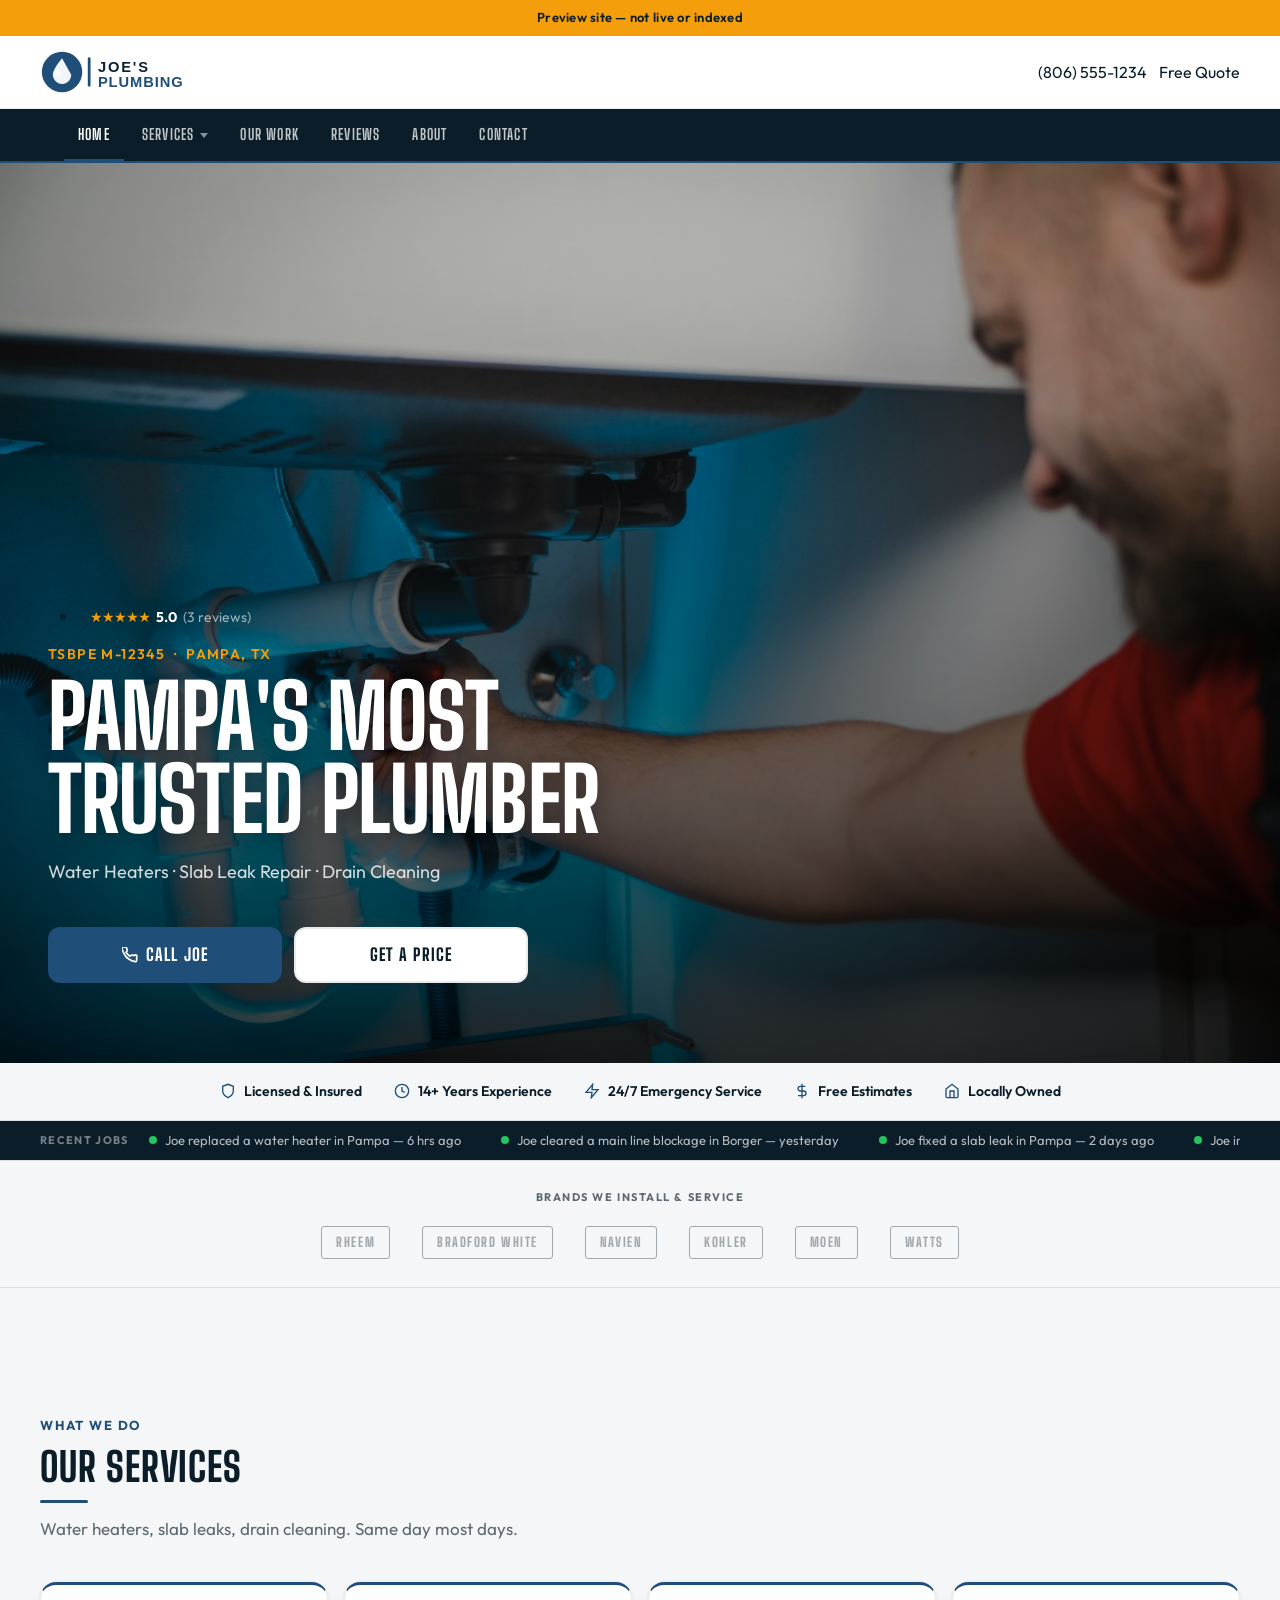
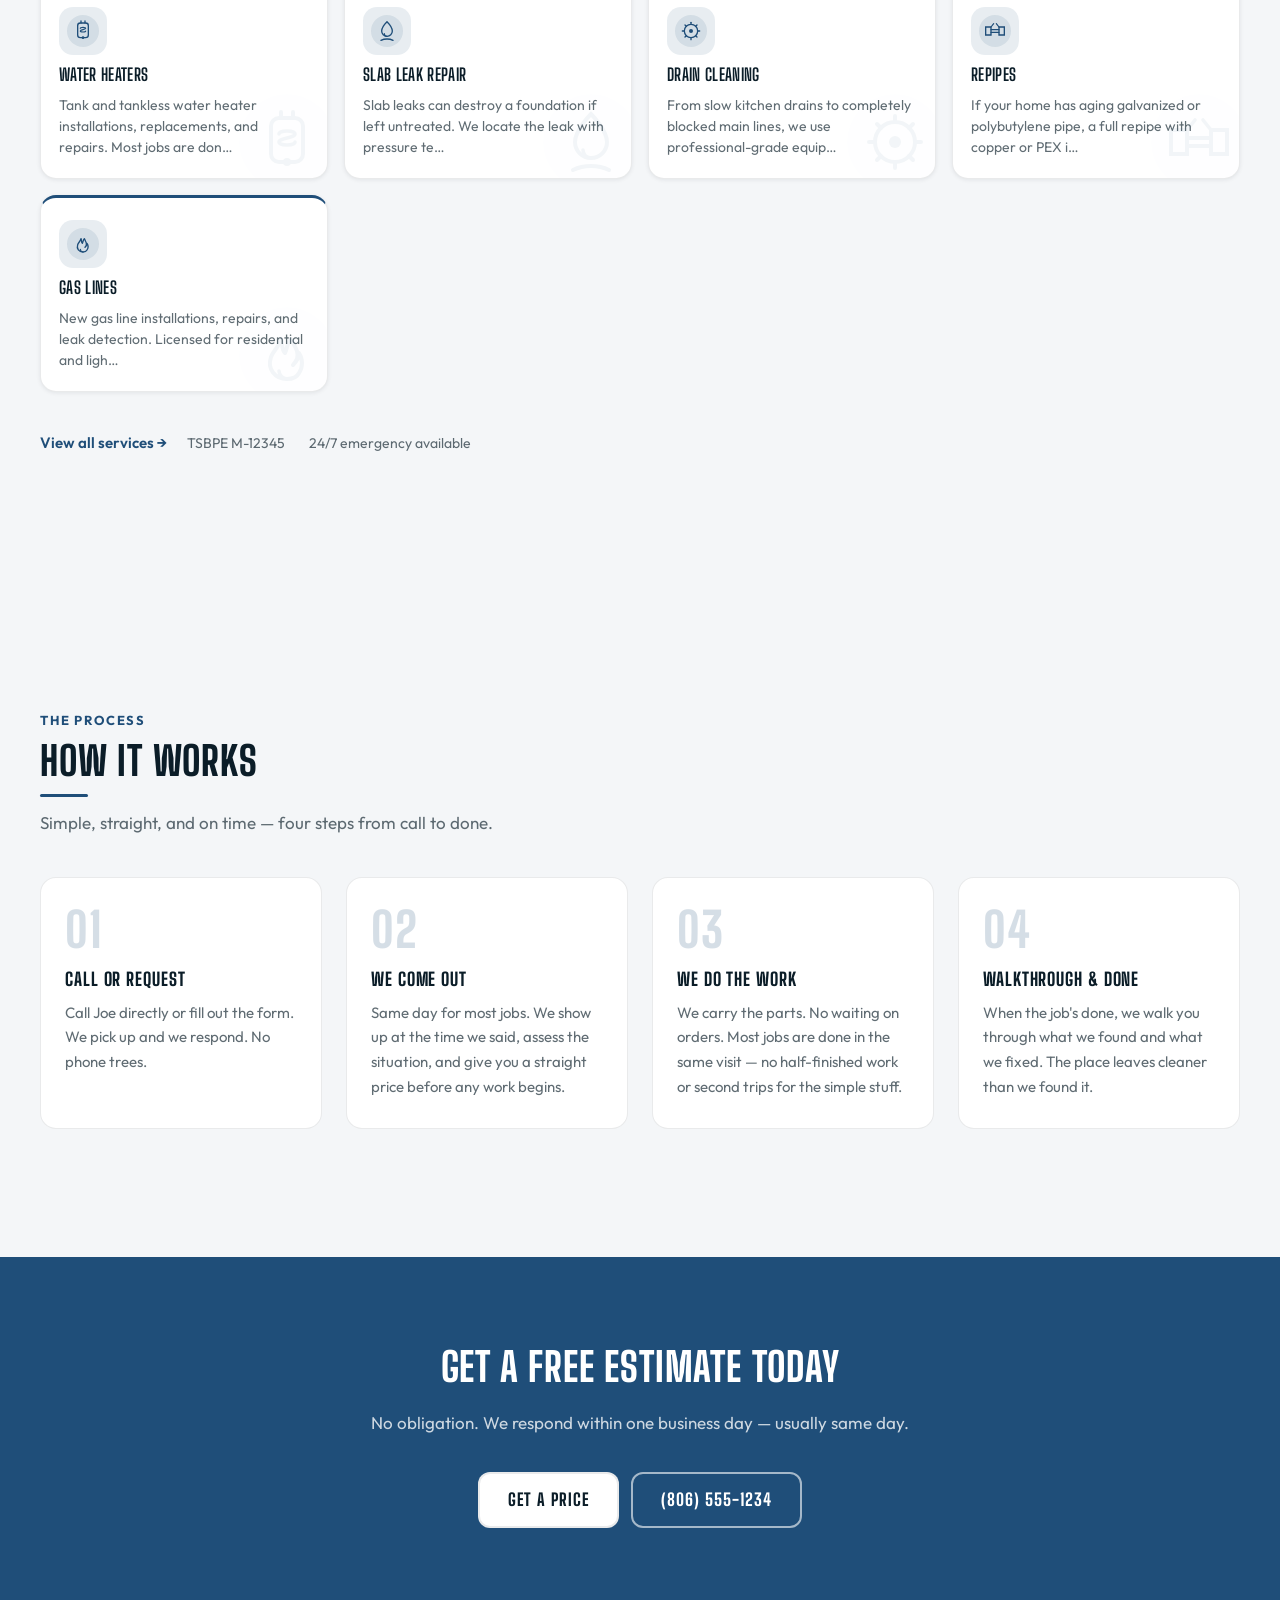
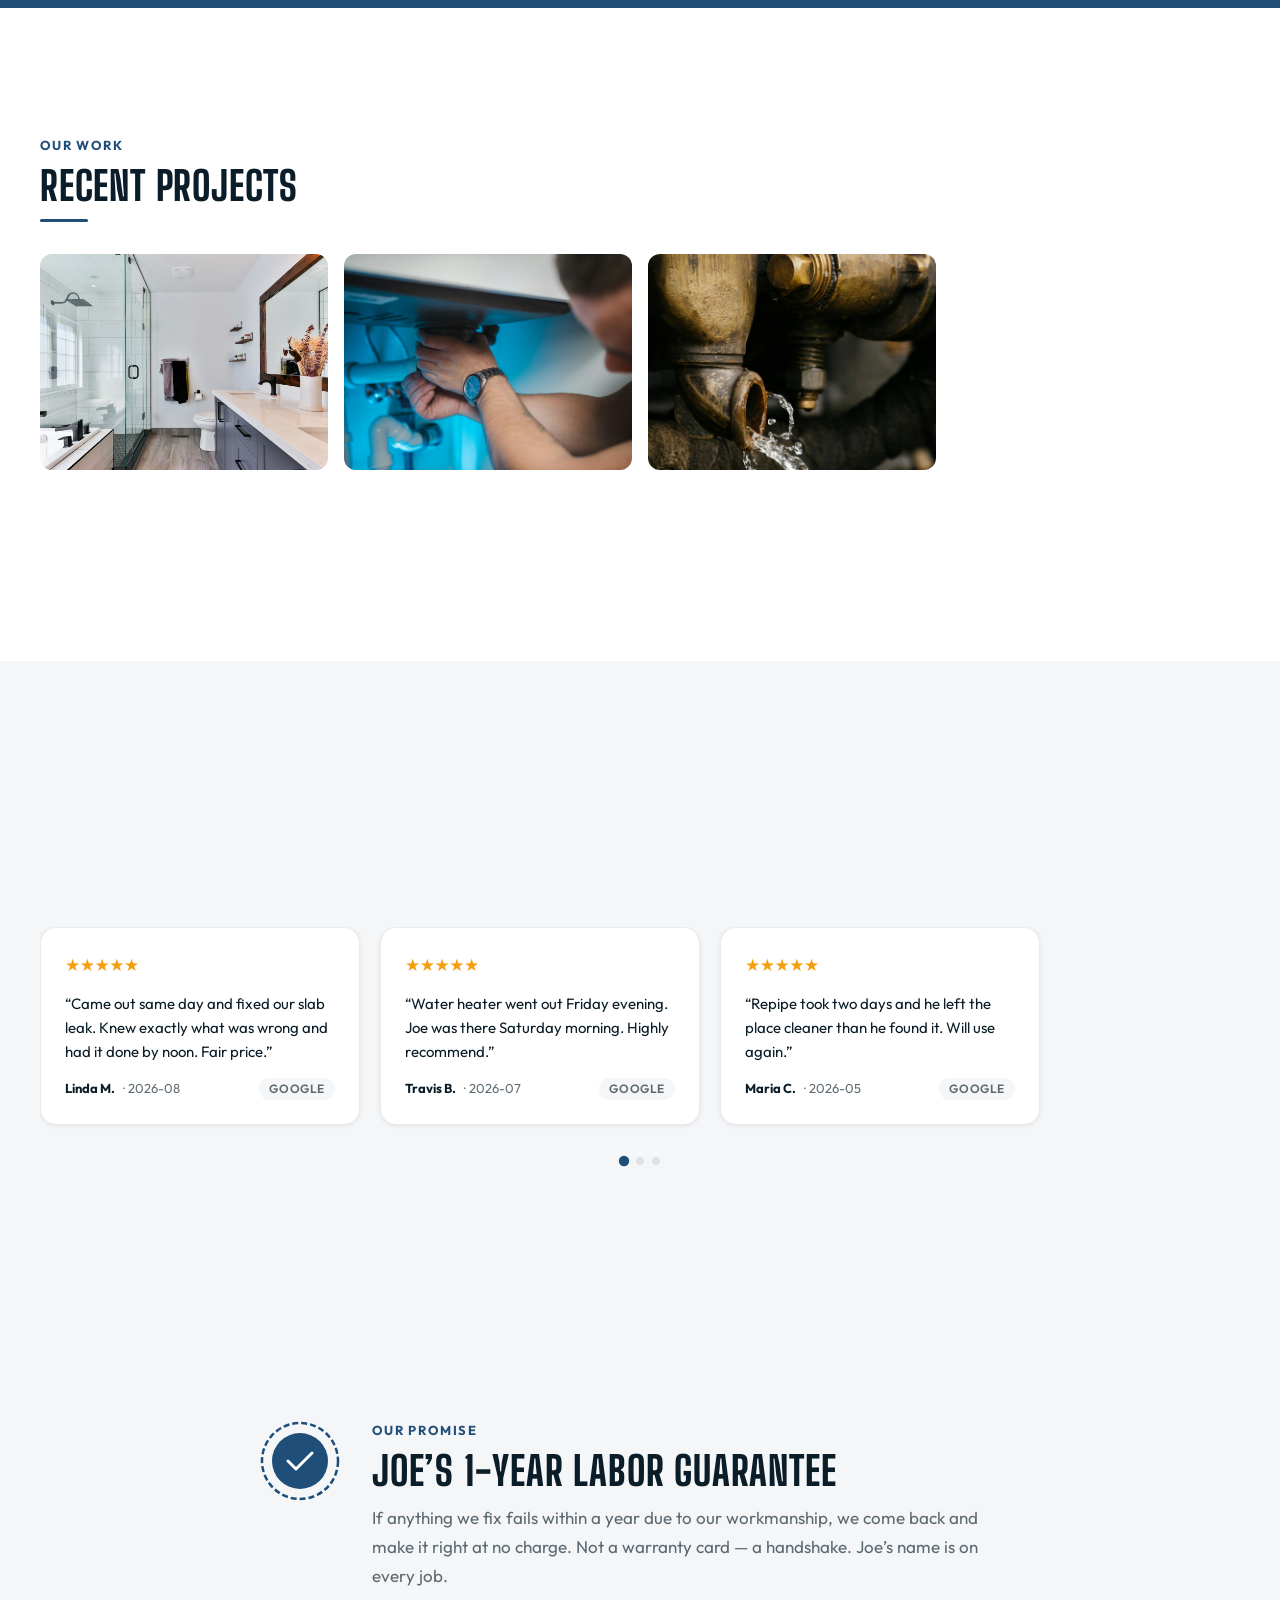
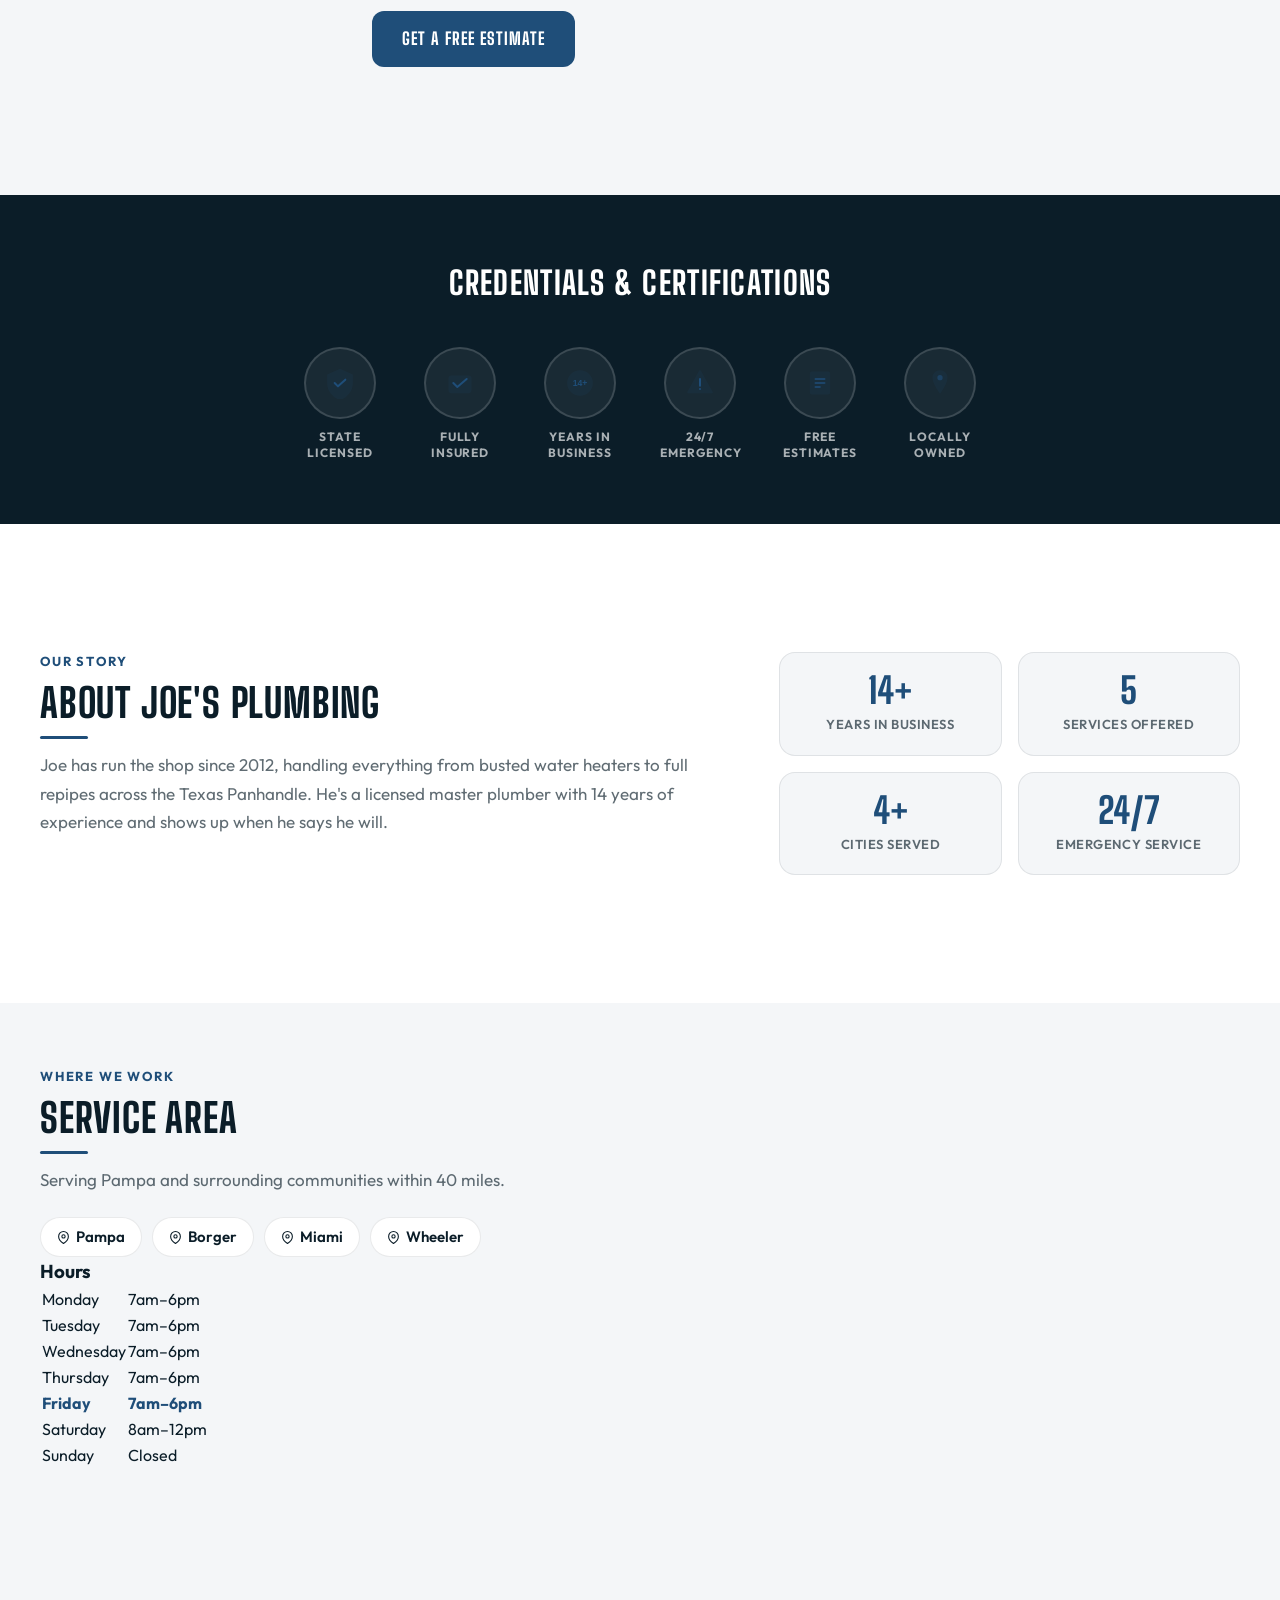
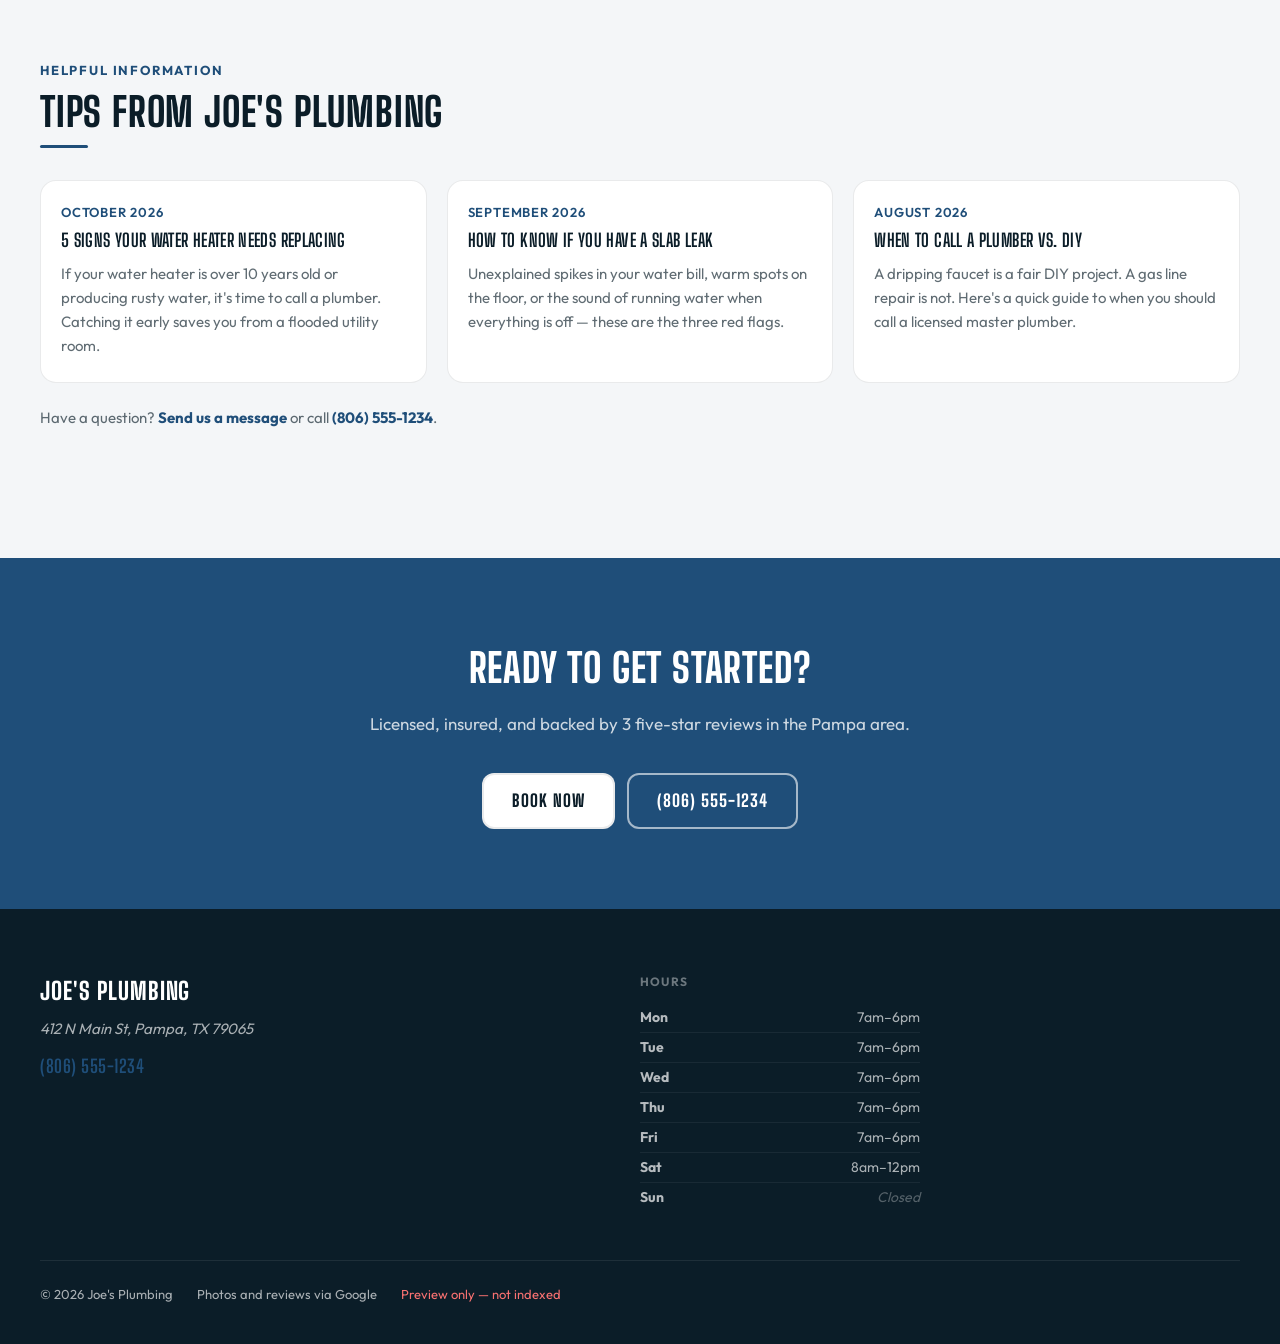
<file: index.html>
<!DOCTYPE html>
<html lang="en">
<head>
  <meta charset="UTF-8">
  <meta name="viewport" content="width=device-width, initial-scale=1">
  <title>Joe&#39;s Plumbing &mdash; Pampa, TX</title><meta name="robots" content="noindex, nofollow">  <meta name="description" content="Water heaters, slab leaks, drain cleaning. Same day most days. Joe&#39;s Plumbing serves Pampa, TX and surrounding areas.">
  <meta property="og:title"       content="Joe&#39;s Plumbing &mdash; Pampa, TX">
  <meta property="og:description" content="Water heaters, slab leaks, drain cleaning. Same day most days.">
  <meta property="og:url"         content="https://joes-plumbing-pampa.sites.sitefactory.com">
  <meta property="og:type"        content="website">
  <link rel="icon" type="image/svg+xml" href="data:image/svg+xml,%3Csvg xmlns='http://www.w3.org/2000/svg' viewBox='0 0 32 32'%3E%3Crect width='32' height='32' fill='%231f4e79'/%3E%3Ctext x='16' y='22' font-family='sans-serif' font-size='18' font-weight='bold' fill='white' text-anchor='middle'%3EJ%3C/text%3E%3C/svg%3E">
  <link rel="preconnect" href="https://fonts.googleapis.com">
  <link rel="preconnect" href="https://fonts.gstatic.com" crossorigin>
  <link rel="stylesheet" href="https://fonts.googleapis.com/css2?family=Big+Shoulders+Display:wght@800&amp;family=Outfit:wght@400;600&display=swap">
  <style>:root { --accent: #1f4e79; --font-display: 'Big Shoulders Display', sans-serif; --font-body: 'Outfit', system-ui, sans-serif; }</style>
  <link rel="stylesheet" href="style.css">
  <script type="application/ld+json">
  {"@context":"https://schema.org","@type":"LocalBusiness","name":"Joe's Plumbing","telephone":"+18065551234","url":"https://joes-plumbing-pampa.sites.sitefactory.com","address":{"@type":"PostalAddress","streetAddress":"412 N Main St","addressLocality":"Pampa","addressRegion":"TX","postalCode":"79065"},"openingHours":["Mo 7am–6pm","Tu 7am–6pm","We 7am–6pm","Th 7am–6pm","Fr 7am–6pm","Sa 8am–12pm"]}
  </script>
</head>
<body>
<div class="preloader" id="preloader" aria-hidden="true">
  <div class="preloader-inner">
    <svg class="preloader-svg" viewBox="0 0 120 120" fill="none" xmlns="http://www.w3.org/2000/svg" aria-hidden="true">
      <!-- Outer circle ring that draws in -->
      <circle class="preloader-ring" cx="60" cy="60" r="52"
              stroke="#1f4e79" stroke-width="3"
              stroke-linecap="round"/>
      <!-- Inner accent circle fill -->
      <circle class="preloader-fill-circle" cx="60" cy="60" r="44"
              fill="#1f4e79" fill-opacity="0"/>
      <!-- Letter mark -->
      <text class="preloader-letter" x="60" y="78"
            font-family="'Big Shoulders Display', sans-serif"
            font-size="60" font-weight="800"
            fill="white" fill-opacity="0"
            text-anchor="middle" letter-spacing="1">J</text>
    </svg>
    <p class="preloader-name">Joe&#39;s Plumbing</p>
  </div>
</div>

<style>
.preloader {
  position: fixed;
  inset: 0;
  z-index: 9999;
  background: #0B1D28;
  display: flex;
  align-items: center;
  justify-content: center;
  flex-direction: column;
  transition: opacity 300ms ease;
}
.preloader.done { opacity: 0; pointer-events: none; }
.preloader-inner { display: flex; flex-direction: column; align-items: center; gap: 1.25rem; }
.preloader-svg { width: min(60vw, 160px); height: min(60vw, 160px); }
.preloader-ring {
  stroke-dasharray: 326;
  stroke-dashoffset: 326;
  animation: ring-draw 600ms ease forwards;
}
.preloader-fill-circle {
  animation: fill-in 400ms ease 600ms forwards;
}
.preloader-letter {
  animation: letter-in 350ms ease 700ms forwards;
}
.preloader-name {
  font-family: 'Big Shoulders Display', sans-serif;
  font-size: 1.125rem;
  font-weight: 800;
  letter-spacing: 0.12em;
  text-transform: uppercase;
  color: rgba(255,255,255,0);
  animation: name-in 400ms ease 750ms forwards;
}
@keyframes ring-draw {
  to { stroke-dashoffset: 0; }
}
@keyframes fill-in {
  to { fill-opacity: 1; }
}
@keyframes letter-in {
  to { fill-opacity: 1; }
}
@keyframes name-in {
  to { color: rgba(255,255,255,0.65); }
}
@media (prefers-reduced-motion: reduce) {
  .preloader { display: none; }
}
</style>

<script>
(function(){
  var key='preloader_shown';
  var el=document.getElementById('preloader');
  if(!el)return;
  // Skip if already shown this session
  if(sessionStorage.getItem(key)){
    el.style.display='none';
    return;
  }
  sessionStorage.setItem(key,'1');
  // Hide at 1.3s or when hero image decoded — whichever is first
  function dismiss(){el.classList.add('done');setTimeout(function(){el.style.display='none';},320);}
  var timer=setTimeout(dismiss,1300);
  // Also dismiss when hero image loads
  var heroImg=document.querySelector('.hero-img-wrap img');
  if(heroImg){
    if(heroImg.complete){clearTimeout(timer);dismiss();}
    else{heroImg.addEventListener('load',function(){clearTimeout(timer);dismiss();},{once:true});}
  }
})();
</script><div class="preview-banner" role="alert">Preview site &mdash; not live or indexed</div><header class="site-header" id="top">
  <div class="header-inner">
    <div class="header-brand">      <a class="header-logo" href="index.html" aria-label="Joe&#39;s Plumbing home">
        <img src="logo.svg" alt="Joe&#39;s Plumbing" height="44" width="210">
      </a>    </div>
    <div class="header-actions">
      <a class="btn-call" href="tel:8065551234">(806) 555-1234</a>
      <a class="btn-quote" href="contact.html">Free Quote</a>
    </div>
  </div>
</header><nav class="site-nav" id="site-nav" aria-label="Site navigation">
  <div class="nav-inner">
    <a href="index.html" class="nav-active">Home</a>
    <div class="nav-dropdown">
      <a href="services.html">Services</a>
      <ul class="nav-dropdown-menu">        <li><a href="services.html#service-1">Water Heaters</a></li>        <li><a href="services.html#service-2">Slab Leak Repair</a></li>        <li><a href="services.html#service-3">Drain Cleaning</a></li>        <li><a href="services.html#service-4">Repipes</a></li>        <li><a href="services.html#service-5">Gas Lines</a></li>      </ul>
    </div>
    <a href="gallery.html">Our Work</a>
    <a href="index.html#reviews">Reviews</a>
    <a href="index.html#about">About</a>
    <a href="contact.html">Contact</a>
    <!-- Hamburger button — mobile only -->
    <button class="nav-hamburger" id="nav-hamburger" aria-label="Open menu" aria-expanded="false" aria-controls="mobile-menu">
      <span></span><span></span><span></span>
    </button>
  </div>
</nav>

<!-- Mobile full-screen menu -->
<div class="mobile-menu" id="mobile-menu" aria-hidden="true">
  <div class="mobile-menu-header">
    <span class="mobile-menu-brand">Joe&#39;s Plumbing</span>
    <button class="mobile-menu-close" id="mobile-menu-close" aria-label="Close menu">&times;</button>
  </div>
  <nav class="mobile-menu-nav">
    <a href="index.html">Home</a>
    <details>
      <summary>Services</summary>
      <div class="mobile-submenu">        <a href="services.html#service-1">Water Heaters</a>        <a href="services.html#service-2">Slab Leak Repair</a>        <a href="services.html#service-3">Drain Cleaning</a>        <a href="services.html#service-4">Repipes</a>        <a href="services.html#service-5">Gas Lines</a>      </div>
    </details>
    <a href="gallery.html">Our Work</a>
    <a href="index.html#reviews">Reviews</a>
    <a href="index.html#about">About</a>
    <a href="contact.html">Contact</a>
  </nav>  <div class="mobile-menu-ctas">
    <a href="contact.html" class="mobile-cta-book">Book Now</a>
    <a href="tel:8065551234" class="mobile-cta-phone">(806) 555-1234</a>
  </div>
</div>
<div class="mobile-menu-overlay" id="mobile-menu-overlay"></div>

<script>
(function(){
  var btn=document.getElementById('nav-hamburger');
  var menu=document.getElementById('mobile-menu');
  var overlay=document.getElementById('mobile-menu-overlay');
  var close=document.getElementById('mobile-menu-close');
  function open(){menu.classList.add('is-open');overlay.classList.add('is-open');btn.setAttribute('aria-expanded','true');document.body.style.overflow='hidden';}
  function shut(){menu.classList.remove('is-open');overlay.classList.remove('is-open');btn.setAttribute('aria-expanded','false');document.body.style.overflow='';}
  btn.addEventListener('click',open);
  close.addEventListener('click',shut);
  overlay.addEventListener('click',shut);
})();
</script>
<main id="main-content">


<section class="hero" id="hero">
  <!-- Background photo -->
  <div class="hero-img-wrap">    <img src="hero.jpg"
         alt="Joe replacing a water heater"
         loading="eager"
         decoding="async"
         fetchpriority="high">  </div>
  <div class="hero-scrim"></div>

  <!-- Content — all 5 above-fold elements -->
  <div class="hero-content">

    <!-- Trust row: Open badge + review stars -->
    <div class="hero-trust-row">
      <span class="open-badge" id="open-badge" role="status" aria-live="polite"></span>      <span class="hero-stars">
        <span class="stars" aria-hidden="true">★★★★★</span>
        <strong class="rating-num">5.0</strong>
        <span class="rating-count">
          (3 reviews)
        </span>
      </span>    </div>

    <!-- Eyebrow with town (element 2) -->
    <p class="hero-eyebrow">TSBPE M-12345 &nbsp;&middot;&nbsp; Pampa, TX
    </p>

    <!-- Headline -->
    <h1 class="hero-headline">Pampa&#39;s Most Trusted Plumber</h1>

    <!-- Subhead: 3 service names -->
    <p class="hero-subhead">Water Heaters · Slab Leak Repair · Drain Cleaning</p>

    <!-- CTAs — element 3 (phone) -->
    <div class="hero-ctas">
      <a href="tel:8065551234" class="btn btn-primary">
        <svg width="16" height="16" viewBox="0 0 24 24" fill="none" stroke="currentColor" stroke-width="2.5" aria-hidden="true"><path d="M22 16.92v3a2 2 0 01-2.18 2 19.79 19.79 0 01-8.63-3.07A19.5 19.5 0 013.07 9.81a19.79 19.79 0 01-3.07-8.64A2 2 0 012 0h3a2 2 0 012 1.72c.127.96.36 1.903.7 2.81a2 2 0 01-.45 2.11L6.09 7.91a16 16 0 006 6l1.27-1.27a2 2 0 012.11-.45c.907.34 1.85.573 2.81.7A2 2 0 0122 14.92z"/></svg>
        Call Joe
      </a>
      <a href="contact.html" class="btn btn-secondary">Get a Price</a>
    </div>

  </div>
</section>

<!-- Open/Closed badge JS — element 4 -->
<script>
(function(){
  var hours = {    'mon': '7am–6pm',    'tue': '7am–6pm',    'wed': '7am–6pm',    'thu': '7am–6pm',    'fri': '7am–6pm',    'sat': '8am–12pm',    'sun': 'closed'  };
  var days=['sun','mon','tue','wed','thu','fri','sat'];
  var now=new Date();
  var day=days[now.getDay()];
  var cur=now.getHours()*60+now.getMinutes();
  var badge=document.getElementById('open-badge');
  if(!badge)return;
  var range=hours[day];
  if(!range||range==='closed'){
    badge.textContent='Closed Today';
    badge.className='open-badge is-closed';
    return;
  }
  var parts=range.split('-');
  function toMin(t){var p=t.split(':');return parseInt(p[0],10)*60+parseInt(p[1]||0,10);}
  var o=toMin(parts[0]),c=toMin(parts[1]);
  if(cur<o){
    badge.textContent='Opens '+parts[0];
    badge.className='open-badge is-closed';
  }else if(cur<c){
    var closeH=Math.floor(c/60),closeM=c%60;
    badge.textContent='Open Now · Closes '+(closeH>12?closeH-12:closeH)+':'+(closeM<10?'0':'')+closeM+(closeH>=12?'pm':'am');
    badge.className='open-badge is-open';
  }else{
    badge.textContent='Closed Now';
    badge.className='open-badge is-closed';
  }
})();
</script>
<div class="trust-bar">
  <div class="trust-bar-inner">    <div class="trust-fact">
      <svg viewBox="0 0 24 24" fill="none" stroke="currentColor" stroke-width="2" aria-hidden="true"><path d="M12 22s8-4 8-10V5l-8-3-8 3v7c0 6 8 10 8 10z"/></svg>
      Licensed &amp; Insured
    </div>    <div class="trust-fact">
      <svg viewBox="0 0 24 24" fill="none" stroke="currentColor" stroke-width="2" aria-hidden="true"><circle cx="12" cy="12" r="10"/><polyline points="12 6 12 12 16 14"/></svg>
      14+ Years Experience
    </div>    <div class="trust-fact">
      <svg viewBox="0 0 24 24" fill="none" stroke="currentColor" stroke-width="2" aria-hidden="true"><polygon points="13 2 3 14 12 14 11 22 21 10 12 10 13 2"/></svg>
      24/7 Emergency Service
    </div>    <div class="trust-fact">
      <svg viewBox="0 0 24 24" fill="none" stroke="currentColor" stroke-width="2" aria-hidden="true"><line x1="12" y1="1" x2="12" y2="23"/><path d="M17 5H9.5a3.5 3.5 0 000 7h5a3.5 3.5 0 010 7H6"/></svg>
      Free Estimates
    </div>
    <div class="trust-fact">
      <svg viewBox="0 0 24 24" fill="none" stroke="currentColor" stroke-width="2" aria-hidden="true"><path d="M3 9l9-7 9 7v11a2 2 0 01-2 2H5a2 2 0 01-2-2z"/><polyline points="9 22 9 12 15 12 15 22"/></svg>
      Locally Owned
    </div>
  </div>
</div>
<div class="activity-ticker" aria-label="Recent job activity">
  <div class="activity-ticker-inner">
    <span class="activity-ticker-label">Recent jobs</span>
    <div class="activity-ticker-track" id="activity-track">      <span class="activity-item">
        <svg width="8" height="8" viewBox="0 0 8 8" aria-hidden="true"><circle cx="4" cy="4" r="4" fill="#22c55e"/></svg>
        Joe replaced a water heater in Pampa — 6 hrs ago
      </span>      <span class="activity-item">
        <svg width="8" height="8" viewBox="0 0 8 8" aria-hidden="true"><circle cx="4" cy="4" r="4" fill="#22c55e"/></svg>
        Joe cleared a main line blockage in Borger — yesterday
      </span>      <span class="activity-item">
        <svg width="8" height="8" viewBox="0 0 8 8" aria-hidden="true"><circle cx="4" cy="4" r="4" fill="#22c55e"/></svg>
        Joe fixed a slab leak in Pampa — 2 days ago
      </span>      <span class="activity-item">
        <svg width="8" height="8" viewBox="0 0 8 8" aria-hidden="true"><circle cx="4" cy="4" r="4" fill="#22c55e"/></svg>
        Joe installed a tankless water heater in Miami — 3 days ago
      </span>      <span class="activity-item">
        <svg width="8" height="8" viewBox="0 0 8 8" aria-hidden="true"><circle cx="4" cy="4" r="4" fill="#22c55e"/></svg>
        Joe repiped a home in Pampa — 4 days ago
      </span>    </div>
  </div>
</div>

<div class="brand-logos-section">
  <div class="brand-logos-inner">
    <p class="brand-logos-label">Brands We Install &amp; Service</p>
    <div class="brand-logos-row">      <div class="brand-badge">Rheem</div>      <div class="brand-badge">Bradford White</div>      <div class="brand-badge">Navien</div>      <div class="brand-badge">Kohler</div>      <div class="brand-badge">Moen</div>      <div class="brand-badge">Watts</div>    </div>
  </div>
</div>
<section class="section section--surface" id="services">
  <div class="section-inner">
    <div class="reveal">
      <span class="section-label">What We Do</span>
      <h2 class="section-heading section-heading-underline">Our Services</h2>
      <p class="section-sub">Water heaters, slab leaks, drain cleaning. Same day most days.</p>
    </div>
    <div class="services-grid reveal">      <a class="service-card" href="services/water-heaters.html">
        <span class="service-card-icon"><svg viewBox="0 0 48 48" fill="none" aria-hidden="true">
  <circle cx="24" cy="24" r="24" fill="currentColor" opacity="0.1"/>
  <rect x="16" y="12" width="16" height="22" rx="4" stroke="currentColor" stroke-width="2" fill="none"/>
  <path d="M21 12V9M27 12V9" stroke="currentColor" stroke-width="2" stroke-linecap="round"/>
  <path d="M20 20c0-2 8-2 8 0s-8 2-8 4 8 2 8 0" stroke="currentColor" stroke-width="1.8" stroke-linecap="round" fill="none"/>
  <circle cx="24" cy="34" r="2" fill="currentColor"/>
</svg></span>
        <span class="service-card-name">Water Heaters</span><span class="service-card-desc">Tank and tankless water heater installations, replacements, and repairs. Most jobs are don&hellip;</span>        <span class="service-card-watermark" aria-hidden="true"><svg viewBox="0 0 48 48" fill="none" aria-hidden="true">
  <circle cx="24" cy="24" r="24" fill="currentColor" opacity="0.1"/>
  <rect x="16" y="12" width="16" height="22" rx="4" stroke="currentColor" stroke-width="2" fill="none"/>
  <path d="M21 12V9M27 12V9" stroke="currentColor" stroke-width="2" stroke-linecap="round"/>
  <path d="M20 20c0-2 8-2 8 0s-8 2-8 4 8 2 8 0" stroke="currentColor" stroke-width="1.8" stroke-linecap="round" fill="none"/>
  <circle cx="24" cy="34" r="2" fill="currentColor"/>
</svg></span>
      </a>      <a class="service-card" href="services/slab-leak-repair.html">
        <span class="service-card-icon"><svg viewBox="0 0 48 48" fill="none" aria-hidden="true">
  <circle cx="24" cy="24" r="24" fill="currentColor" opacity="0.1"/>
  <path d="M24 10c0 0-8 8-8 14a8 8 0 0016 0c0-6-8-14-8-14z" stroke="currentColor" stroke-width="2" fill="none"/>
  <path d="M20 28a4 4 0 004 4" stroke="currentColor" stroke-width="1.8" stroke-linecap="round"/>
  <path d="M15 38c2-1 4-2 9-2s7 1 9 2" stroke="currentColor" stroke-width="2" stroke-linecap="round"/>
</svg></span>
        <span class="service-card-name">Slab Leak Repair</span><span class="service-card-desc">Slab leaks can destroy a foundation if left untreated. We locate the leak with pressure te&hellip;</span>        <span class="service-card-watermark" aria-hidden="true"><svg viewBox="0 0 48 48" fill="none" aria-hidden="true">
  <circle cx="24" cy="24" r="24" fill="currentColor" opacity="0.1"/>
  <path d="M24 10c0 0-8 8-8 14a8 8 0 0016 0c0-6-8-14-8-14z" stroke="currentColor" stroke-width="2" fill="none"/>
  <path d="M20 28a4 4 0 004 4" stroke="currentColor" stroke-width="1.8" stroke-linecap="round"/>
  <path d="M15 38c2-1 4-2 9-2s7 1 9 2" stroke="currentColor" stroke-width="2" stroke-linecap="round"/>
</svg></span>
      </a>      <a class="service-card" href="services/drain-cleaning.html">
        <span class="service-card-icon"><svg viewBox="0 0 48 48" fill="none" aria-hidden="true">
  <circle cx="24" cy="24" r="24" fill="currentColor" opacity="0.1"/>
  <circle cx="24" cy="24" r="10" stroke="currentColor" stroke-width="2"/>
  <circle cx="24" cy="24" r="3" fill="currentColor"/>
  <line x1="24" y1="14" x2="24" y2="11" stroke="currentColor" stroke-width="2" stroke-linecap="round"/>
  <line x1="24" y1="34" x2="24" y2="37" stroke="currentColor" stroke-width="2" stroke-linecap="round"/>
  <line x1="14" y1="24" x2="11" y2="24" stroke="currentColor" stroke-width="2" stroke-linecap="round"/>
  <line x1="34" y1="24" x2="37" y2="24" stroke="currentColor" stroke-width="2" stroke-linecap="round"/>
  <line x1="17" y1="17" x2="15" y2="15" stroke="currentColor" stroke-width="2" stroke-linecap="round"/>
  <line x1="31" y1="17" x2="33" y2="15" stroke="currentColor" stroke-width="2" stroke-linecap="round"/>
  <line x1="17" y1="31" x2="15" y2="33" stroke="currentColor" stroke-width="2" stroke-linecap="round"/>
  <line x1="31" y1="31" x2="33" y2="33" stroke="currentColor" stroke-width="2" stroke-linecap="round"/>
</svg></span>
        <span class="service-card-name">Drain Cleaning</span><span class="service-card-desc">From slow kitchen drains to completely blocked main lines, we use professional-grade equip&hellip;</span>        <span class="service-card-watermark" aria-hidden="true"><svg viewBox="0 0 48 48" fill="none" aria-hidden="true">
  <circle cx="24" cy="24" r="24" fill="currentColor" opacity="0.1"/>
  <circle cx="24" cy="24" r="10" stroke="currentColor" stroke-width="2"/>
  <circle cx="24" cy="24" r="3" fill="currentColor"/>
  <line x1="24" y1="14" x2="24" y2="11" stroke="currentColor" stroke-width="2" stroke-linecap="round"/>
  <line x1="24" y1="34" x2="24" y2="37" stroke="currentColor" stroke-width="2" stroke-linecap="round"/>
  <line x1="14" y1="24" x2="11" y2="24" stroke="currentColor" stroke-width="2" stroke-linecap="round"/>
  <line x1="34" y1="24" x2="37" y2="24" stroke="currentColor" stroke-width="2" stroke-linecap="round"/>
  <line x1="17" y1="17" x2="15" y2="15" stroke="currentColor" stroke-width="2" stroke-linecap="round"/>
  <line x1="31" y1="17" x2="33" y2="15" stroke="currentColor" stroke-width="2" stroke-linecap="round"/>
  <line x1="17" y1="31" x2="15" y2="33" stroke="currentColor" stroke-width="2" stroke-linecap="round"/>
  <line x1="31" y1="31" x2="33" y2="33" stroke="currentColor" stroke-width="2" stroke-linecap="round"/>
</svg></span>
      </a>      <a class="service-card" href="services/repipes.html">
        <span class="service-card-icon"><svg viewBox="0 0 48 48" fill="none" aria-hidden="true">
  <circle cx="24" cy="24" r="24" fill="currentColor" opacity="0.1"/>
  <path d="M10 18h8v12H10z" rx="1" stroke="currentColor" stroke-width="2" fill="none"/>
  <path d="M30 18h8v12H30z" rx="1" stroke="currentColor" stroke-width="2" fill="none"/>
  <path d="M18 22h12M18 26h12" stroke="currentColor" stroke-width="2" stroke-linecap="round"/>
  <path d="M22 13l-4 5M26 13l4 5" stroke="currentColor" stroke-width="1.8" stroke-linecap="round"/>
</svg></span>
        <span class="service-card-name">Repipes</span><span class="service-card-desc">If your home has aging galvanized or polybutylene pipe, a full repipe with copper or PEX i&hellip;</span>        <span class="service-card-watermark" aria-hidden="true"><svg viewBox="0 0 48 48" fill="none" aria-hidden="true">
  <circle cx="24" cy="24" r="24" fill="currentColor" opacity="0.1"/>
  <path d="M10 18h8v12H10z" rx="1" stroke="currentColor" stroke-width="2" fill="none"/>
  <path d="M30 18h8v12H30z" rx="1" stroke="currentColor" stroke-width="2" fill="none"/>
  <path d="M18 22h12M18 26h12" stroke="currentColor" stroke-width="2" stroke-linecap="round"/>
  <path d="M22 13l-4 5M26 13l4 5" stroke="currentColor" stroke-width="1.8" stroke-linecap="round"/>
</svg></span>
      </a>      <a class="service-card" href="services/gas-lines.html">
        <span class="service-card-icon"><svg viewBox="0 0 48 48" fill="none" aria-hidden="true">
  <circle cx="24" cy="24" r="24" fill="currentColor" opacity="0.1"/>
  <path d="M24 36c-6 0-10-5-8-11 1-3 4-5 5-9 1 2 0 5 2 7 1-2 1-5 3-7 2 4 4 6 3 10-1 2-2 3-2 3 2-2 3-4 3-6 2 3 2 7 0 10-1 2-3 3-6 3z" stroke="currentColor" stroke-width="2" stroke-linejoin="round" fill="none"/>
  <path d="M24 36c-2 0-4-2-4-4" stroke="currentColor" stroke-width="1.8" stroke-linecap="round"/>
</svg></span>
        <span class="service-card-name">Gas Lines</span><span class="service-card-desc">New gas line installations, repairs, and leak detection. Licensed for residential and ligh&hellip;</span>        <span class="service-card-watermark" aria-hidden="true"><svg viewBox="0 0 48 48" fill="none" aria-hidden="true">
  <circle cx="24" cy="24" r="24" fill="currentColor" opacity="0.1"/>
  <path d="M24 36c-6 0-10-5-8-11 1-3 4-5 5-9 1 2 0 5 2 7 1-2 1-5 3-7 2 4 4 6 3 10-1 2-2 3-2 3 2-2 3-4 3-6 2 3 2 7 0 10-1 2-3 3-6 3z" stroke="currentColor" stroke-width="2" stroke-linejoin="round" fill="none"/>
  <path d="M24 36c-2 0-4-2-4-4" stroke="currentColor" stroke-width="1.8" stroke-linecap="round"/>
</svg></span>
      </a>    </div>
    <div class="section-cta-row reveal">
      <a href="services.html" class="section-cta-text">View all services &rarr;</a>      <span class="services-meta" style="margin-top:0"><span>TSBPE M-12345</span><span>24/7 emergency available</span>      </span>    </div>
  </div>
</section>

<section class="section section--surface" id="how-it-works">
  <div class="section-inner">
    <div class="reveal">
      <span class="section-label">The Process</span>
      <h2 class="section-heading section-heading-underline">How It Works</h2>
      <p class="section-sub">Simple, straight, and on time — four steps from call to done.</p>
    </div>
    <div class="how-it-works-grid reveal">
      <div class="how-step">
        <div class="how-step-num">01</div>
        <h3 class="how-step-title">Call or Request</h3>
        <p class="how-step-desc">Call Joe directly or fill out the form. We pick up and we respond. No phone trees.</p>
      </div>
      <div class="how-step">
        <div class="how-step-num">02</div>
        <h3 class="how-step-title">We Come Out</h3>
        <p class="how-step-desc">Same day for most jobs. We show up at the time we said, assess the situation, and give you a straight price before any work begins.</p>
      </div>
      <div class="how-step">
        <div class="how-step-num">03</div>
        <h3 class="how-step-title">We Do the Work</h3>
        <p class="how-step-desc">We carry the parts. No waiting on orders. Most jobs are done in the same visit — no half-finished work or second trips for the simple stuff.</p>
      </div>
      <div class="how-step">
        <div class="how-step-num">04</div>
        <h3 class="how-step-title">Walkthrough &amp; Done</h3>
        <p class="how-step-desc">When the job's done, we walk you through what we found and what we fixed. The place leaves cleaner than we found it.</p>
      </div>
    </div>
  </div>
</section>

<div class="cta-band reveal">
  <div class="cta-band-inner">
    <h2 class="cta-band-headline">Get a Free Estimate Today</h2>
    <p class="cta-band-sub">No obligation. We respond within one business day &mdash; usually same day.</p>
    <div class="cta-band-btns">
      <a href="contact.html" class="btn btn-secondary">Get a Price</a>
      <a href="tel:8065551234" class="btn btn-ghost">(806) 555-1234</a>
    </div>
  </div>
</div>

<section class="section" id="gallery-preview">
  <div class="section-inner">
    <div class="reveal">
      <span class="section-label">Our Work</span>
      <h2 class="section-heading section-heading-underline">Recent Projects</h2>
    </div>
    <div class="gallery-grid reveal">      <a class="gallery-item" href="gallery.html">
        <img src="job2.jpg" alt="Finished repipe under a Pampa home" loading="lazy">
        <div class="gallery-item-overlay"><span class="gallery-item-label">Finished repipe under a Pampa home</span></div>
      </a>      <a class="gallery-item" href="gallery.html">
        <img src="job3.jpg" alt="New tankless water heater installation" loading="lazy">
        <div class="gallery-item-overlay"><span class="gallery-item-label">New tankless water heater installation</span></div>
      </a>      <a class="gallery-item" href="gallery.html">
        <img src="job4.jpg" alt="Slab leak repair in progress" loading="lazy">
        <div class="gallery-item-overlay"><span class="gallery-item-label">Slab leak repair in progress</span></div>
      </a>    </div>
    <div class="section-cta-row reveal">
      <a href="gallery.html" class="section-cta-text">View all projects &rarr;</a>
    </div>
  </div>
</section>
<section class="reviews-section" id="reviews">
  <div class="reviews-inner">

    <div class="reviews-header reveal">
      <div>
        <span class="section-label">What Customers Say</span>
        <h2 class="section-heading section-heading-underline">Reviews</h2>
      </div>
      <div class="reviews-rating-summary">
        <span class="reviews-big-num">5.0</span>
        <div class="reviews-stars-row">
          <span class="reviews-star-icons" aria-label="5.0 out of 5 stars">★★★★★</span>
          <span class="reviews-count">3 reviews</span>
        </div>
      </div>
    </div>

    <div class="reviews-carousel" role="list">      <div class="review-card" role="listitem">
        <div class="review-card-stars" aria-label="5 stars">★★★★★        </div>
        <p class="review-card-text">Came out same day and fixed our slab leak. Knew exactly what was wrong and had it done by noon. Fair price.</p>
        <div class="review-card-meta">
          <span class="review-card-author">Linda M.</span>
          <span class="review-card-date">&middot; 2026-08</span><span class="review-card-source">google</span>        </div>
      </div>      <div class="review-card" role="listitem">
        <div class="review-card-stars" aria-label="5 stars">★★★★★        </div>
        <p class="review-card-text">Water heater went out Friday evening. Joe was there Saturday morning. Highly recommend.</p>
        <div class="review-card-meta">
          <span class="review-card-author">Travis B.</span>
          <span class="review-card-date">&middot; 2026-07</span><span class="review-card-source">google</span>        </div>
      </div>      <div class="review-card" role="listitem">
        <div class="review-card-stars" aria-label="5 stars">★★★★★        </div>
        <p class="review-card-text">Repipe took two days and he left the place cleaner than he found it. Will use again.</p>
        <div class="review-card-meta">
          <span class="review-card-author">Maria C.</span>
          <span class="review-card-date">&middot; 2026-05</span><span class="review-card-source">google</span>        </div>
      </div>    </div>    <div class="reviews-dots" role="tablist" aria-label="Reviews navigation">      <button class="reviews-dot active"
              role="tab" aria-label="Review 1"></button>      <button class="reviews-dot"
              role="tab" aria-label="Review 2"></button>      <button class="reviews-dot"
              role="tab" aria-label="Review 3"></button>    </div>
  </div>
</section>
<section class="section section--surface" id="guarantee">
  <div class="section-inner">
    <div class="guarantee-block reveal">
      <div class="guarantee-seal">
        <svg viewBox="0 0 80 80" fill="none" aria-hidden="true">
          <circle cx="40" cy="40" r="38" stroke="var(--accent)" stroke-width="2.5" stroke-dasharray="6 3"/>
          <circle cx="40" cy="40" r="28" fill="var(--accent)"/>
          <path d="M28 40l8 8 16-16" stroke="#fff" stroke-width="3" stroke-linecap="round" stroke-linejoin="round"/>
        </svg>
      </div>
      <div class="guarantee-body">
        <span class="section-label">Our Promise</span>
        <h2 class="section-heading">Joe&rsquo;s 1-Year Labor Guarantee</h2>
        <p class="guarantee-text">If anything we fix fails within a year due to our workmanship, we come back and make it right at no charge. Not a warranty card &mdash; a handshake. Joe&rsquo;s name is on every job.</p>
        <a href="contact.html" class="btn btn-primary" style="margin-top:1.25rem;display:inline-flex">Get a Free Estimate</a>
      </div>
    </div>
  </div>
</section>

<div class="badges-section">
  <div class="badges-inner">
    <p class="badges-heading">Credentials &amp; Certifications</p>
    <div class="badges-grid">      <div class="badge-item">
        <div class="badge-emblem">
          <svg viewBox="0 0 48 48" fill="none" xmlns="http://www.w3.org/2000/svg">
            <path d="M24 4L6 12v12c0 11.05 7.65 21.38 18 24 10.35-2.62 18-12.95 18-24V12L24 4z" fill="var(--accent)" opacity="0.12" stroke="var(--accent)" stroke-width="2.5"/>
            <polyline points="16,24 21,29 32,19" stroke="var(--accent)" stroke-width="3" stroke-linecap="round" stroke-linejoin="round"/>
          </svg>
        </div>
        <span class="badge-label">State Licensed</span>
      </div>      <div class="badge-item">
        <div class="badge-emblem">
          <svg viewBox="0 0 48 48" fill="none" xmlns="http://www.w3.org/2000/svg">
            <rect x="8" y="14" width="32" height="24" rx="3" fill="var(--accent)" opacity="0.12" stroke="var(--accent)" stroke-width="2.5"/>
            <polyline points="14,24 20,30 34,18" stroke="var(--accent)" stroke-width="3" stroke-linecap="round" stroke-linejoin="round"/>
          </svg>
        </div>
        <span class="badge-label">Fully Insured</span>
      </div>      <div class="badge-item">
        <div class="badge-emblem">
          <svg viewBox="0 0 48 48" fill="none" xmlns="http://www.w3.org/2000/svg">
            <circle cx="24" cy="24" r="18" fill="var(--accent)" opacity="0.12" stroke="var(--accent)" stroke-width="2.5"/>
            <text x="24" y="28" font-family="sans-serif" font-size="13" font-weight="bold" fill="var(--accent)" text-anchor="middle">14+</text>
          </svg>
        </div>
        <span class="badge-label">Years in Business</span>
      </div>      <div class="badge-item">
        <div class="badge-emblem">
          <svg viewBox="0 0 48 48" fill="none" xmlns="http://www.w3.org/2000/svg">
            <polygon points="24,6 42,38 6,38" fill="var(--accent)" opacity="0.12" stroke="var(--accent)" stroke-width="2.5" stroke-linejoin="round"/>
            <line x1="24" y1="18" x2="24" y2="28" stroke="var(--accent)" stroke-width="3" stroke-linecap="round"/>
            <circle cx="24" cy="33" r="1.5" fill="var(--accent)"/>
          </svg>
        </div>
        <span class="badge-label">24/7 Emergency</span>
      </div>      <div class="badge-item">
        <div class="badge-emblem">
          <svg viewBox="0 0 48 48" fill="none" xmlns="http://www.w3.org/2000/svg">
            <path d="M12 8h24a2 2 0 012 2v28a2 2 0 01-2 2H12a2 2 0 01-2-2V10a2 2 0 012-2z" fill="var(--accent)" opacity="0.12" stroke="var(--accent)" stroke-width="2.5"/>
            <line x1="17" y1="18" x2="31" y2="18" stroke="var(--accent)" stroke-width="2.5" stroke-linecap="round"/>
            <line x1="17" y1="24" x2="31" y2="24" stroke="var(--accent)" stroke-width="2.5" stroke-linecap="round"/>
            <line x1="17" y1="30" x2="24" y2="30" stroke="var(--accent)" stroke-width="2.5" stroke-linecap="round"/>
          </svg>
        </div>
        <span class="badge-label">Free Estimates</span>
      </div>      <div class="badge-item">
        <div class="badge-emblem">
          <svg viewBox="0 0 48 48" fill="none" xmlns="http://www.w3.org/2000/svg">
            <path d="M24 6C18.48 6 14 10.48 14 16c0 7.5 10 22 10 22s10-14.5 10-22c0-5.52-4.48-10-10-10z" fill="var(--accent)" opacity="0.12" stroke="var(--accent)" stroke-width="2.5"/>
            <circle cx="24" cy="16" r="4" fill="var(--accent)" opacity="0.6"/>
          </svg>
        </div>
        <span class="badge-label">Locally Owned</span>
      </div>

    </div>
  </div>
</div>
<section class="section" id="about">
  <div class="section-inner">
    <div class="about-grid reveal">
      <div>
        <span class="section-label">Our Story</span>
        <h2 class="section-heading section-heading-underline">About Joe&#39;s Plumbing</h2>
        <p class="about-text">Joe has run the shop since 2012, handling everything from busted water heaters to full repipes across the Texas Panhandle. He&#39;s a licensed master plumber with 14 years of experience and shows up when he says he will.</p>
      </div>
      <div class="about-stats">        <div class="stat-item"><div class="stat-number">14+</div><div class="stat-label">Years in Business</div></div>        <div class="stat-item"><div class="stat-number">5</div><div class="stat-label">Services Offered</div></div>        <div class="stat-item"><div class="stat-number">4+</div><div class="stat-label">Cities Served</div></div>        <div class="stat-item"><div class="stat-number">24/7</div><div class="stat-label">Emergency Service</div></div>      </div>
    </div>
  </div>
</section>

<section class="service-area-section" id="service-area">
  <div class="service-area-inner">
    <div class="reveal">
      <span class="section-label">Where We Work</span>
      <h2 class="section-heading section-heading-underline">Service Area</h2>      <p class="section-sub" style="margin-bottom:1.5rem">Serving Pampa and surrounding communities within 40 miles.</p>    </div>
    <div class="service-area-grid reveal">      <span class="service-area-town">
        <svg viewBox="0 0 24 24" fill="none" stroke="currentColor" stroke-width="2" aria-hidden="true"><path d="M21 10c0 7-9 13-9 13s-9-6-9-13a9 9 0 0118 0z"/><circle cx="12" cy="10" r="3"/></svg>
        Pampa
      </span>      <span class="service-area-town">
        <svg viewBox="0 0 24 24" fill="none" stroke="currentColor" stroke-width="2" aria-hidden="true"><path d="M21 10c0 7-9 13-9 13s-9-6-9-13a9 9 0 0118 0z"/><circle cx="12" cy="10" r="3"/></svg>
        Borger
      </span>      <span class="service-area-town">
        <svg viewBox="0 0 24 24" fill="none" stroke="currentColor" stroke-width="2" aria-hidden="true"><path d="M21 10c0 7-9 13-9 13s-9-6-9-13a9 9 0 0118 0z"/><circle cx="12" cy="10" r="3"/></svg>
        Miami
      </span>      <span class="service-area-town">
        <svg viewBox="0 0 24 24" fill="none" stroke="currentColor" stroke-width="2" aria-hidden="true"><path d="M21 10c0 7-9 13-9 13s-9-6-9-13a9 9 0 0118 0z"/><circle cx="12" cy="10" r="3"/></svg>
        Wheeler
      </span>    </div>
<h3 class="subheading">Hours</h3>
<table class="hours-table" id="hours-table">
  <tbody>    <tr data-jsday="1">
      <td>Monday</td>
      <td class="">7am–6pm      </td>
    </tr>    <tr data-jsday="2">
      <td>Tuesday</td>
      <td class="">7am–6pm      </td>
    </tr>    <tr data-jsday="3">
      <td>Wednesday</td>
      <td class="">7am–6pm      </td>
    </tr>    <tr data-jsday="4">
      <td>Thursday</td>
      <td class="">7am–6pm      </td>
    </tr>    <tr data-jsday="5">
      <td>Friday</td>
      <td class="">7am–6pm      </td>
    </tr>    <tr data-jsday="6">
      <td>Saturday</td>
      <td class="">8am–12pm      </td>
    </tr>    <tr data-jsday="0">
      <td>Sunday</td>
      <td class="hours-closed">Closed      </td>
    </tr>  </tbody>
</table>  </div>
</section>
<section class="section section--surface" id="tips">
  <div class="section-inner">
    <div class="reveal">
      <span class="section-label">Helpful Information</span>
      <h2 class="section-heading section-heading-underline">Tips From Joe&#39;s Plumbing</h2>
    </div>
    <div class="tips-grid reveal">      <article class="tip-card">
        <div class="tip-card-body">
          <p class="tip-card-date">October 2026</p>
          <h3 class="tip-card-title">5 Signs Your Water Heater Needs Replacing</h3>
          <p class="tip-card-excerpt">If your water heater is over 10 years old or producing rusty water, it&#39;s time to call a plumber. Catching it early saves you from a flooded utility room.</p>
        </div>
      </article>      <article class="tip-card">
        <div class="tip-card-body">
          <p class="tip-card-date">September 2026</p>
          <h3 class="tip-card-title">How to Know if You Have a Slab Leak</h3>
          <p class="tip-card-excerpt">Unexplained spikes in your water bill, warm spots on the floor, or the sound of running water when everything is off — these are the three red flags.</p>
        </div>
      </article>      <article class="tip-card">
        <div class="tip-card-body">
          <p class="tip-card-date">August 2026</p>
          <h3 class="tip-card-title">When to Call a Plumber vs. DIY</h3>
          <p class="tip-card-excerpt">A dripping faucet is a fair DIY project. A gas line repair is not. Here&#39;s a quick guide to when you should call a licensed master plumber.</p>
        </div>
      </article>    </div>
    <p class="reveal" style="margin-top:1.5rem;font-size:0.9375rem;color:var(--muted)">
      Have a question? <a href="contact.html" style="color:var(--accent);font-weight:700">Send us a message</a> or call <a href="tel:8065551234" style="color:var(--accent);font-weight:700">(806) 555-1234</a>.
    </p>
  </div>
</section>
<div class="cta-band reveal">
  <div class="cta-band-inner">
    <h2 class="cta-band-headline">Ready to Get Started?</h2>
    <p class="cta-band-sub">Licensed, insured, and backed by 3 five-star reviews in the Pampa area.</p>
    <div class="cta-band-btns">
      <a href="contact.html" class="btn btn-secondary">Book Now</a>
      <a href="tel:8065551234" class="btn btn-ghost">(806) 555-1234</a>
    </div>
  </div>
</div>

</main>

<footer class="site-footer" id="footer">
  <div class="footer-grid">
    <div>
      <p class="footer-name">Joe&#39;s Plumbing</p>
      <address class="footer-address">412 N Main St, Pampa, TX 79065</address>
      <a class="footer-phone-link" href="tel:8065551234">(806) 555-1234</a>    </div>
    <div>      <p class="footer-hours-label">Hours</p>
      <ul class="footer-hours-list">        <li>
          <strong>Mon</strong>
7am–6pm        </li>        <li>
          <strong>Tue</strong>
7am–6pm        </li>        <li>
          <strong>Wed</strong>
7am–6pm        </li>        <li>
          <strong>Thu</strong>
7am–6pm        </li>        <li>
          <strong>Fri</strong>
7am–6pm        </li>        <li>
          <strong>Sat</strong>
8am–12pm        </li>        <li>
          <strong>Sun</strong>
<span class="closed">Closed</span>        </li>      </ul>    </div>
  </div>
  <div class="footer-bottom">
    <span>&copy; 2026 Joe&#39;s Plumbing</span>    <span>Photos and reviews via Google</span>    <span class="footer-preview-note">Preview only &mdash; not indexed</span>  </div>
</footer><div class="sticky-mobile-ctas" aria-label="Quick contact">
  <a href="contact.html" class="sticky-book">Book Now</a>
  <a href="tel:8065551234" class="sticky-phone">
    <svg width="14" height="14" viewBox="0 0 24 24" fill="none" stroke="currentColor" stroke-width="2.5" aria-hidden="true"><path d="M22 16.92v3a2 2 0 01-2.18 2 19.79 19.79 0 01-8.63-3.07A19.5 19.5 0 013.07 9.81a19.79 19.79 0 01-3.07-8.64A2 2 0 012 0h3a2 2 0 012 1.72c.127.96.36 1.903.7 2.81a2 2 0 01-.45 2.11L6.09 7.91a16 16 0 006 6l1.27-1.27a2 2 0 012.11-.45c.907.34 1.85.573 2.81.7A2 2 0 0122 14.92z"/></svg>
    (806) 555-1234
  </a>
</div>
<script>
(function(){
  // ── Header shrink after 80px ──────────────────────────────
  var nav=document.getElementById('site-nav');
  function onScroll(){
    if(nav){
      if(window.scrollY>80){nav.classList.add('scrolled');}
      else{nav.classList.remove('scrolled');}
    }
  }
  window.addEventListener('scroll',onScroll,{passive:true});

  // ── Scroll reveal (fade up 16px, 400ms) ──────────────────
  if('IntersectionObserver' in window){
    var io=new IntersectionObserver(function(entries){
      entries.forEach(function(e){
        if(e.isIntersecting){
          e.target.classList.add('is-visible');
          io.unobserve(e.target);
        }
      });
    },{threshold:0.12});
    document.querySelectorAll('.reveal').forEach(function(el){io.observe(el);});
  }else{
    document.querySelectorAll('.reveal').forEach(function(el){el.classList.add('is-visible');});
  }

  // ── Today row highlight in hours tables ──────────────────
  var t=new Date().getDay();
  var rows=document.querySelectorAll('tr[data-jsday]');
  for(var i=0;i<rows.length;i++){
    if(parseInt(rows[i].getAttribute('data-jsday'),10)===t){
      rows[i].classList.add('today-row');break;
    }
  }

  // ── Hamburger menu ────────────────────────────────────────
  var btn=document.getElementById('nav-hamburger');
  var menu=document.getElementById('mobile-menu');
  var closeBtn=document.getElementById('mobile-menu-close');
  function openMenu(){
    if(!menu)return;
    menu.classList.add('is-open');
    btn&&btn.setAttribute('aria-expanded','true');
    document.body.style.overflow='hidden';
  }
  function closeMenu(){
    if(!menu)return;
    menu.classList.remove('is-open');
    btn&&btn.setAttribute('aria-expanded','false');
    document.body.style.overflow='';
  }
  btn&&btn.addEventListener('click',openMenu);
  closeBtn&&closeBtn.addEventListener('click',closeMenu);
  document.addEventListener('keydown',function(e){if(e.key==='Escape')closeMenu();});
  // Close on nav link tap
  menu&&menu.querySelectorAll('a').forEach(function(a){a.addEventListener('click',closeMenu);});

  // ── Reviews carousel dots ─────────────────────────────────
  var carousel=document.querySelector('.reviews-carousel');
  var dotsWrap=document.querySelector('.reviews-dots');
  if(carousel&&dotsWrap){
    var cards=carousel.querySelectorAll('.review-card');
    var dots=dotsWrap.querySelectorAll('.reviews-dot');
    function updateDots(){
      var idx=Math.round(carousel.scrollLeft/(carousel.scrollWidth/cards.length));
      dots.forEach(function(d,i){d.classList.toggle('active',i===idx);});
    }
    carousel.addEventListener('scroll',updateDots,{passive:true});
    dots.forEach(function(d,i){
      d.addEventListener('click',function(){
        carousel.scrollTo({left:i*(carousel.scrollWidth/cards.length),behavior:'smooth'});
      });
    });
    if(dots.length)dots[0].classList.add('active');
  }
})();
</script></body>
</html>
</file>
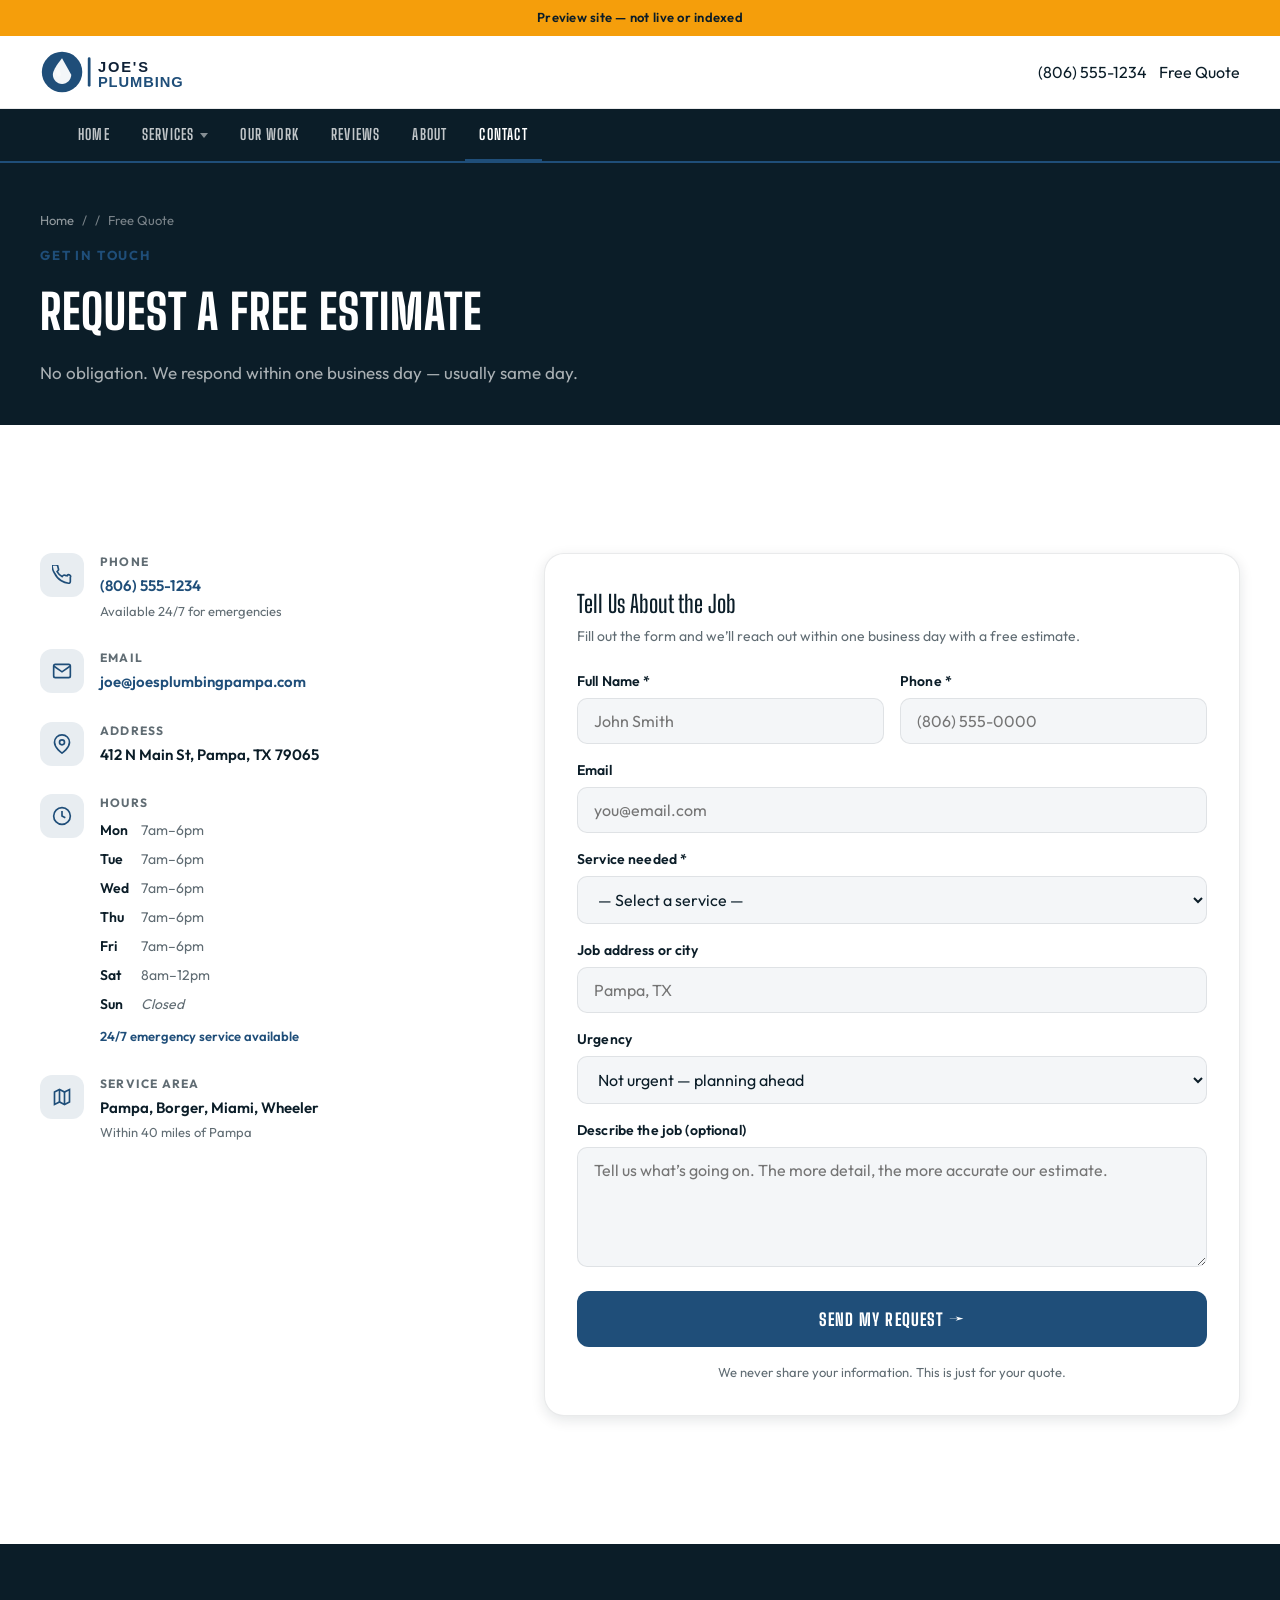
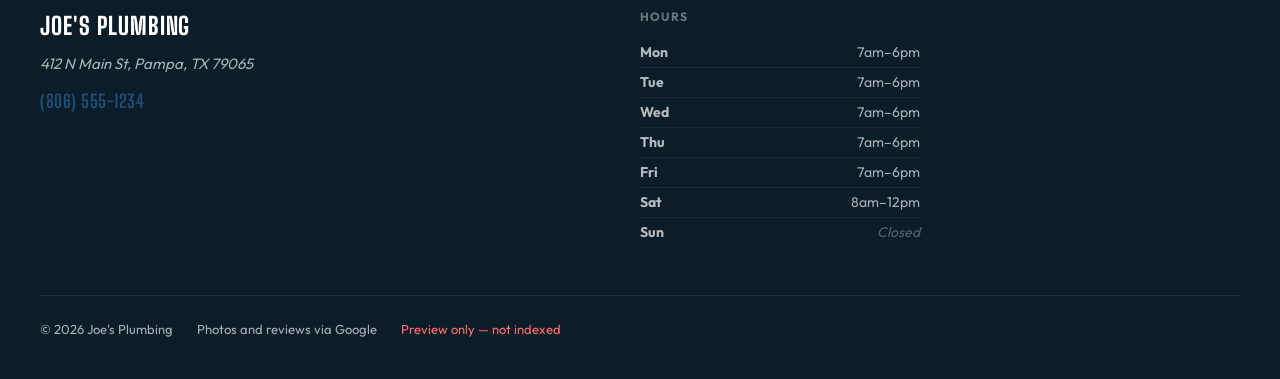
<file: contact.html>
<!DOCTYPE html>
<html lang="en">
<head>
  <meta charset="UTF-8">
  <meta name="viewport" content="width=device-width, initial-scale=1">
  <title>Free Quote &mdash; Joe&#39;s Plumbing &mdash; Pampa, TX</title><meta name="robots" content="noindex, nofollow">  <link rel="icon" type="image/svg+xml" href="data:image/svg+xml,%3Csvg xmlns='http://www.w3.org/2000/svg' viewBox='0 0 32 32'%3E%3Crect width='32' height='32' fill='%231f4e79'/%3E%3Ctext x='16' y='22' font-family='sans-serif' font-size='18' font-weight='bold' fill='white' text-anchor='middle'%3EJ%3C/text%3E%3C/svg%3E">
  <link rel="preconnect" href="https://fonts.googleapis.com">
  <link rel="preconnect" href="https://fonts.gstatic.com" crossorigin>
  <link rel="stylesheet" href="https://fonts.googleapis.com/css2?family=Big+Shoulders+Display:wght@800&amp;family=Outfit:wght@400;600&display=swap">
  <style>:root { --accent: #1f4e79; --font-display: 'Big Shoulders Display', sans-serif; --font-body: 'Outfit', system-ui, sans-serif; }</style>
  <link rel="stylesheet" href="style.css">
</head>
<body><div class="preview-banner" role="alert">Preview site &mdash; not live or indexed</div><header class="site-header" id="top">
  <div class="header-inner">
    <div class="header-brand">      <a class="header-logo" href="index.html" aria-label="Joe&#39;s Plumbing home">
        <img src="logo.svg" alt="Joe&#39;s Plumbing" height="44" width="210">
      </a>    </div>
    <div class="header-actions">
      <a class="btn-call" href="tel:8065551234">(806) 555-1234</a>
      <a class="btn-quote" href="contact.html">Free Quote</a>
    </div>
  </div>
</header><nav class="site-nav" id="site-nav" aria-label="Site navigation">
  <div class="nav-inner">
    <a href="index.html">Home</a>
    <div class="nav-dropdown">
      <a href="services.html">Services</a>
      <ul class="nav-dropdown-menu">        <li><a href="services.html#service-1">Water Heaters</a></li>        <li><a href="services.html#service-2">Slab Leak Repair</a></li>        <li><a href="services.html#service-3">Drain Cleaning</a></li>        <li><a href="services.html#service-4">Repipes</a></li>        <li><a href="services.html#service-5">Gas Lines</a></li>      </ul>
    </div>
    <a href="gallery.html">Our Work</a>
    <a href="index.html#reviews">Reviews</a>
    <a href="index.html#about">About</a>
    <a href="contact.html" class="nav-active">Contact</a>
    <!-- Hamburger button — mobile only -->
    <button class="nav-hamburger" id="nav-hamburger" aria-label="Open menu" aria-expanded="false" aria-controls="mobile-menu">
      <span></span><span></span><span></span>
    </button>
  </div>
</nav>

<!-- Mobile full-screen menu -->
<div class="mobile-menu" id="mobile-menu" aria-hidden="true">
  <div class="mobile-menu-header">
    <span class="mobile-menu-brand">Joe&#39;s Plumbing</span>
    <button class="mobile-menu-close" id="mobile-menu-close" aria-label="Close menu">&times;</button>
  </div>
  <nav class="mobile-menu-nav">
    <a href="index.html">Home</a>
    <details>
      <summary>Services</summary>
      <div class="mobile-submenu">        <a href="services.html#service-1">Water Heaters</a>        <a href="services.html#service-2">Slab Leak Repair</a>        <a href="services.html#service-3">Drain Cleaning</a>        <a href="services.html#service-4">Repipes</a>        <a href="services.html#service-5">Gas Lines</a>      </div>
    </details>
    <a href="gallery.html">Our Work</a>
    <a href="index.html#reviews">Reviews</a>
    <a href="index.html#about">About</a>
    <a href="contact.html">Contact</a>
  </nav>  <div class="mobile-menu-ctas">
    <a href="contact.html" class="mobile-cta-book">Book Now</a>
    <a href="tel:8065551234" class="mobile-cta-phone">(806) 555-1234</a>
  </div>
</div>
<div class="mobile-menu-overlay" id="mobile-menu-overlay"></div>

<script>
(function(){
  var btn=document.getElementById('nav-hamburger');
  var menu=document.getElementById('mobile-menu');
  var overlay=document.getElementById('mobile-menu-overlay');
  var close=document.getElementById('mobile-menu-close');
  function open(){menu.classList.add('is-open');overlay.classList.add('is-open');btn.setAttribute('aria-expanded','true');document.body.style.overflow='hidden';}
  function shut(){menu.classList.remove('is-open');overlay.classList.remove('is-open');btn.setAttribute('aria-expanded','false');document.body.style.overflow='';}
  btn.addEventListener('click',open);
  close.addEventListener('click',shut);
  overlay.addEventListener('click',shut);
})();
</script>
<div class="page-hero">
  <div class="page-hero-inner">
    <nav class="breadcrumb" aria-label="breadcrumb">
      <a href="index.html">Home</a><span>/</span><span>Free Quote</span>
    </nav>
    <p class="page-hero-eyebrow">Get in Touch</p>
    <h1 class="page-hero-title">Request a Free Estimate</h1>
    <p class="page-hero-sub">No obligation. We respond within one business day &mdash; usually same day.</p>
  </div>
</div>

<main>
  <section class="section">
    <div class="section-inner">
      <div class="contact-page-grid">

        <div class="contact-info-block">

          <div class="contact-info-item">
            <div class="contact-info-icon">
              <svg viewBox="0 0 24 24" fill="none" stroke="currentColor" stroke-width="2"><path d="M22 16.92v3a2 2 0 01-2.18 2 19.79 19.79 0 01-8.63-3.07A19.5 19.5 0 013.07 9.81a19.79 19.79 0 01-3.07-8.64A2 2 0 012 0h3a2 2 0 012 1.72c.127.96.36 1.903.7 2.81a2 2 0 01-.45 2.11L6.09 7.91a16 16 0 006 6l1.27-1.27a2 2 0 012.11-.45c.907.34 1.85.573 2.81.7A2 2 0 0122 14.92z"/></svg>
            </div>
            <div>
              <p class="contact-info-label">Phone</p>
              <p class="contact-info-value"><a href="tel:8065551234">(806) 555-1234</a></p><p style="font-size:0.8125rem;color:var(--muted);margin-top:0.25rem">Available 24/7 for emergencies</p>            </div>
          </div>          <div class="contact-info-item">
            <div class="contact-info-icon">
              <svg viewBox="0 0 24 24" fill="none" stroke="currentColor" stroke-width="2"><path d="M4 4h16c1.1 0 2 .9 2 2v12c0 1.1-.9 2-2 2H4c-1.1 0-2-.9-2-2V6c0-1.1.9-2 2-2z"/><polyline points="22,6 12,13 2,6"/></svg>
            </div>
            <div>
              <p class="contact-info-label">Email</p>
              <p class="contact-info-value"><a href="mailto:joe@joesplumbingpampa.com">joe@joesplumbingpampa.com</a></p>
            </div>
          </div>
          <div class="contact-info-item">
            <div class="contact-info-icon">
              <svg viewBox="0 0 24 24" fill="none" stroke="currentColor" stroke-width="2"><path d="M21 10c0 7-9 13-9 13s-9-6-9-13a9 9 0 0118 0z"/><circle cx="12" cy="10" r="3"/></svg>
            </div>
            <div>
              <p class="contact-info-label">Address</p>
              <p class="contact-info-value">412 N Main St, Pampa, TX 79065</p>
            </div>
          </div>          <div class="contact-info-item">
            <div class="contact-info-icon">
              <svg viewBox="0 0 24 24" fill="none" stroke="currentColor" stroke-width="2"><circle cx="12" cy="12" r="10"/><polyline points="12 6 12 12 16 14"/></svg>
            </div>
            <div>
              <p class="contact-info-label">Hours</p>
              <table style="font-size:0.875rem;border-collapse:collapse;margin-top:0.25rem">                <tr>
                  <td style="padding:0.25rem 0.75rem 0.25rem 0;font-weight:600;color:var(--text)">Mon</td>
                  <td style="padding:0.25rem 0;color:var(--muted)">7am–6pm</td>
                </tr>                <tr>
                  <td style="padding:0.25rem 0.75rem 0.25rem 0;font-weight:600;color:var(--text)">Tue</td>
                  <td style="padding:0.25rem 0;color:var(--muted)">7am–6pm</td>
                </tr>                <tr>
                  <td style="padding:0.25rem 0.75rem 0.25rem 0;font-weight:600;color:var(--text)">Wed</td>
                  <td style="padding:0.25rem 0;color:var(--muted)">7am–6pm</td>
                </tr>                <tr>
                  <td style="padding:0.25rem 0.75rem 0.25rem 0;font-weight:600;color:var(--text)">Thu</td>
                  <td style="padding:0.25rem 0;color:var(--muted)">7am–6pm</td>
                </tr>                <tr>
                  <td style="padding:0.25rem 0.75rem 0.25rem 0;font-weight:600;color:var(--text)">Fri</td>
                  <td style="padding:0.25rem 0;color:var(--muted)">7am–6pm</td>
                </tr>                <tr>
                  <td style="padding:0.25rem 0.75rem 0.25rem 0;font-weight:600;color:var(--text)">Sat</td>
                  <td style="padding:0.25rem 0;color:var(--muted)">8am–12pm</td>
                </tr>                <tr>
                  <td style="padding:0.25rem 0.75rem 0.25rem 0;font-weight:600;color:var(--text)">Sun</td>
                  <td style="padding:0.25rem 0;color:var(--muted)"><em>Closed</em></td>
                </tr>              </table><p style="font-size:0.8125rem;color:var(--accent);font-weight:600;margin-top:0.5rem">24/7 emergency service available</p>            </div>
          </div>
          <div class="contact-info-item">
            <div class="contact-info-icon">
              <svg viewBox="0 0 24 24" fill="none" stroke="currentColor" stroke-width="2"><polygon points="3 6 9 3 15 6 21 3 21 18 15 21 9 18 3 21"/><line x1="9" y1="3" x2="9" y2="18"/><line x1="15" y1="6" x2="15" y2="21"/></svg>
            </div>
            <div>
              <p class="contact-info-label">Service Area</p>
              <p class="contact-info-value" style="font-size:0.9375rem">Pampa, Borger, Miami, Wheeler</p><p style="font-size:0.8125rem;color:var(--muted);margin-top:0.25rem">Within 40 miles of Pampa</p>            </div>
          </div>
        </div>

        <div class="contact-form-card">
          <h2 style="font-family:var(--font-display);font-size:1.5rem;font-weight:600;margin-bottom:0.25rem;color:var(--text)">Tell Us About the Job</h2>
          <p style="font-size:0.875rem;color:var(--muted);margin-bottom:1.5rem">Fill out the form and we&rsquo;ll reach out within one business day with a free estimate.</p>          <form action="mailto:joe@joesplumbingpampa.com" method="POST" novalidate id="contact-form" style="display:flex;flex-direction:column;gap:1rem">
          <input type="hidden" name="_subject" value="New quote request — Joe&#39;s Plumbing">
          <input type="hidden" name="_replyto" value="">
          <input type="text" name="_gotcha" style="display:none" tabindex="-1" autocomplete="off">
            <div class="form-row">
              <div class="form-group">
                <label for="c-name">Full Name *</label>
                <input type="text" id="c-name" name="name" placeholder="John Smith" autocomplete="name" required>
              </div>
              <div class="form-group">
                <label for="c-phone">Phone *</label>
                <input type="tel" id="c-phone" name="phone" placeholder="(806) 555-0000" autocomplete="tel" required>
              </div>
            </div>
            <div class="form-group">
              <label for="c-email">Email</label>
              <input type="email" id="c-email" name="email" placeholder="you@email.com" autocomplete="email">
            </div>
            <div class="form-group">
              <label for="c-service">Service needed *</label>
              <select id="c-service" name="service" required>
                <option value="">— Select a service —</option>                <option>Water Heaters</option>                <option>Slab Leak Repair</option>                <option>Drain Cleaning</option>                <option>Repipes</option>                <option>Gas Lines</option>                <option>Not sure / Other</option>
              </select>
            </div>
            <div class="form-group">
              <label for="c-address">Job address or city</label>
              <input type="text" id="c-address" name="address" placeholder="Pampa, TX">
            </div>
            <div class="form-group">
              <label for="c-urgent">Urgency</label>
              <select id="c-urgent" name="urgent">
                <option>Not urgent &mdash; planning ahead</option>
                <option>This week if possible</option>
                <option>Urgent &mdash; needs attention soon</option>
                <option>Emergency &mdash; call me ASAP</option>
              </select>
            </div>
            <div class="form-group">
              <label for="c-notes">Describe the job (optional)</label>
              <textarea id="c-notes" name="notes" rows="4" placeholder="Tell us what&rsquo;s going on. The more detail, the more accurate our estimate."></textarea>
            </div>
            <button type="submit" class="contact-submit" id="contact-submit">Send My Request &rarr;</button>
            <p id="contact-success" style="display:none;background:#d1fae5;color:#065f46;border-radius:8px;padding:0.875rem 1rem;font-size:0.9375rem;text-align:center">
              Got it. Joe will reach out within one business day.
            </p>
            <p style="font-size:0.8125rem;color:var(--muted);text-align:center">We never share your information. This is just for your quote.</p>
          </form>
          <script>
          (function(){
            var form=document.getElementById('contact-form');
            var btn=document.getElementById('contact-submit');
            var ok=document.getElementById('contact-success');
            if(!form)return;
            form.addEventListener('submit',function(e){
              // Basic required field check
              var required=['c-name','c-phone','c-service'];
              for(var i=0;i<required.length;i++){
                var el=document.getElementById(required[i]);
                if(el&&!el.value.trim()){el.focus();e.preventDefault();return;}
              }
              // If action is mailto: prevent default and show fallback
              if(form.action.indexOf('mailto:')==0){
                e.preventDefault();
                if(ok){ok.style.display='block';}
                if(btn){btn.disabled=true;btn.textContent='Sent';}
                return;
              }
              // Formspree AJAX submit
              e.preventDefault();
              btn.disabled=true;btn.textContent='Sending…';
              fetch(form.action,{method:'POST',body:new FormData(form),headers:{'Accept':'application/json'}})
                .then(function(r){return r.json();})
                .then(function(d){
                  if(d.ok||d.next){
                    form.style.display='none';
                    if(ok){ok.style.display='block';}
                  } else {
                    btn.disabled=false;btn.textContent='Send My Request →';
                    alert('Something went wrong. Please call us directly.');
                  }
                })
                .catch(function(){
                  btn.disabled=false;btn.textContent='Send My Request →';
                });
            });
          })();
          </script>
        </div>

      </div>
    </div>
  </section>
</main>

<footer class="site-footer" id="footer">
  <div class="footer-grid">
    <div>
      <p class="footer-name">Joe&#39;s Plumbing</p>
      <address class="footer-address">412 N Main St, Pampa, TX 79065</address>
      <a class="footer-phone-link" href="tel:8065551234">(806) 555-1234</a>    </div>
    <div>      <p class="footer-hours-label">Hours</p>
      <ul class="footer-hours-list">        <li>
          <strong>Mon</strong>
7am–6pm        </li>        <li>
          <strong>Tue</strong>
7am–6pm        </li>        <li>
          <strong>Wed</strong>
7am–6pm        </li>        <li>
          <strong>Thu</strong>
7am–6pm        </li>        <li>
          <strong>Fri</strong>
7am–6pm        </li>        <li>
          <strong>Sat</strong>
8am–12pm        </li>        <li>
          <strong>Sun</strong>
<span class="closed">Closed</span>        </li>      </ul>    </div>
  </div>
  <div class="footer-bottom">
    <span>&copy; 2026 Joe&#39;s Plumbing</span>    <span>Photos and reviews via Google</span>    <span class="footer-preview-note">Preview only &mdash; not indexed</span>  </div>
</footer><div class="sticky-mobile-ctas" aria-label="Quick actions">
  <a href="contact.html#contact-form" onclick="document.getElementById('c-name')&&document.getElementById('c-name').focus();return false;" class="sticky-book">Get Free Quote</a>
  <a href="tel:8065551234" class="sticky-phone">(806) 555-1234</a>
</div><script>
(function(){
  // ── Header shrink after 80px ──────────────────────────────
  var nav=document.getElementById('site-nav');
  function onScroll(){
    if(nav){
      if(window.scrollY>80){nav.classList.add('scrolled');}
      else{nav.classList.remove('scrolled');}
    }
  }
  window.addEventListener('scroll',onScroll,{passive:true});

  // ── Scroll reveal (fade up 16px, 400ms) ──────────────────
  if('IntersectionObserver' in window){
    var io=new IntersectionObserver(function(entries){
      entries.forEach(function(e){
        if(e.isIntersecting){
          e.target.classList.add('is-visible');
          io.unobserve(e.target);
        }
      });
    },{threshold:0.12});
    document.querySelectorAll('.reveal').forEach(function(el){io.observe(el);});
  }else{
    document.querySelectorAll('.reveal').forEach(function(el){el.classList.add('is-visible');});
  }

  // ── Today row highlight in hours tables ──────────────────
  var t=new Date().getDay();
  var rows=document.querySelectorAll('tr[data-jsday]');
  for(var i=0;i<rows.length;i++){
    if(parseInt(rows[i].getAttribute('data-jsday'),10)===t){
      rows[i].classList.add('today-row');break;
    }
  }

  // ── Hamburger menu ────────────────────────────────────────
  var btn=document.getElementById('nav-hamburger');
  var menu=document.getElementById('mobile-menu');
  var closeBtn=document.getElementById('mobile-menu-close');
  function openMenu(){
    if(!menu)return;
    menu.classList.add('is-open');
    btn&&btn.setAttribute('aria-expanded','true');
    document.body.style.overflow='hidden';
  }
  function closeMenu(){
    if(!menu)return;
    menu.classList.remove('is-open');
    btn&&btn.setAttribute('aria-expanded','false');
    document.body.style.overflow='';
  }
  btn&&btn.addEventListener('click',openMenu);
  closeBtn&&closeBtn.addEventListener('click',closeMenu);
  document.addEventListener('keydown',function(e){if(e.key==='Escape')closeMenu();});
  // Close on nav link tap
  menu&&menu.querySelectorAll('a').forEach(function(a){a.addEventListener('click',closeMenu);});

  // ── Reviews carousel dots ─────────────────────────────────
  var carousel=document.querySelector('.reviews-carousel');
  var dotsWrap=document.querySelector('.reviews-dots');
  if(carousel&&dotsWrap){
    var cards=carousel.querySelectorAll('.review-card');
    var dots=dotsWrap.querySelectorAll('.reviews-dot');
    function updateDots(){
      var idx=Math.round(carousel.scrollLeft/(carousel.scrollWidth/cards.length));
      dots.forEach(function(d,i){d.classList.toggle('active',i===idx);});
    }
    carousel.addEventListener('scroll',updateDots,{passive:true});
    dots.forEach(function(d,i){
      d.addEventListener('click',function(){
        carousel.scrollTo({left:i*(carousel.scrollWidth/cards.length),behavior:'smooth'});
      });
    });
    if(dots.length)dots[0].classList.add('active');
  }
})();
</script></body>
</html>
</file>
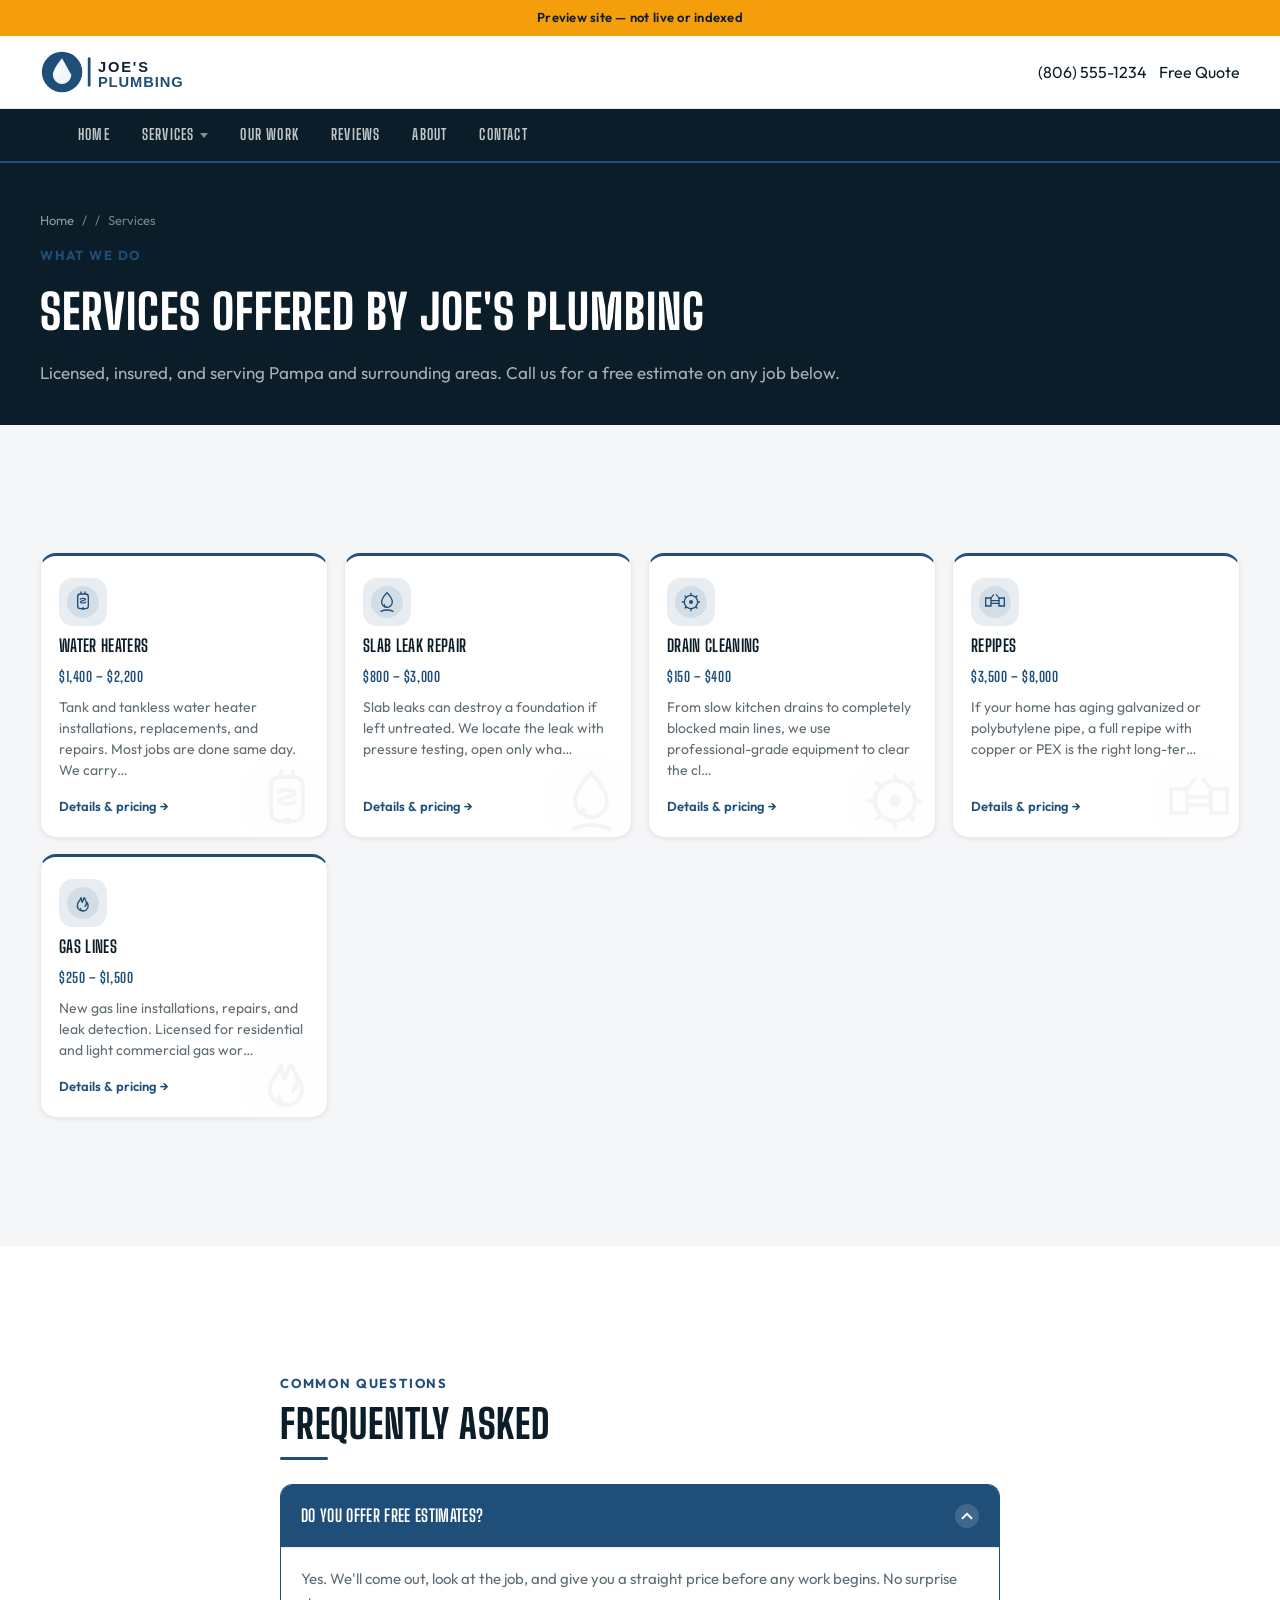
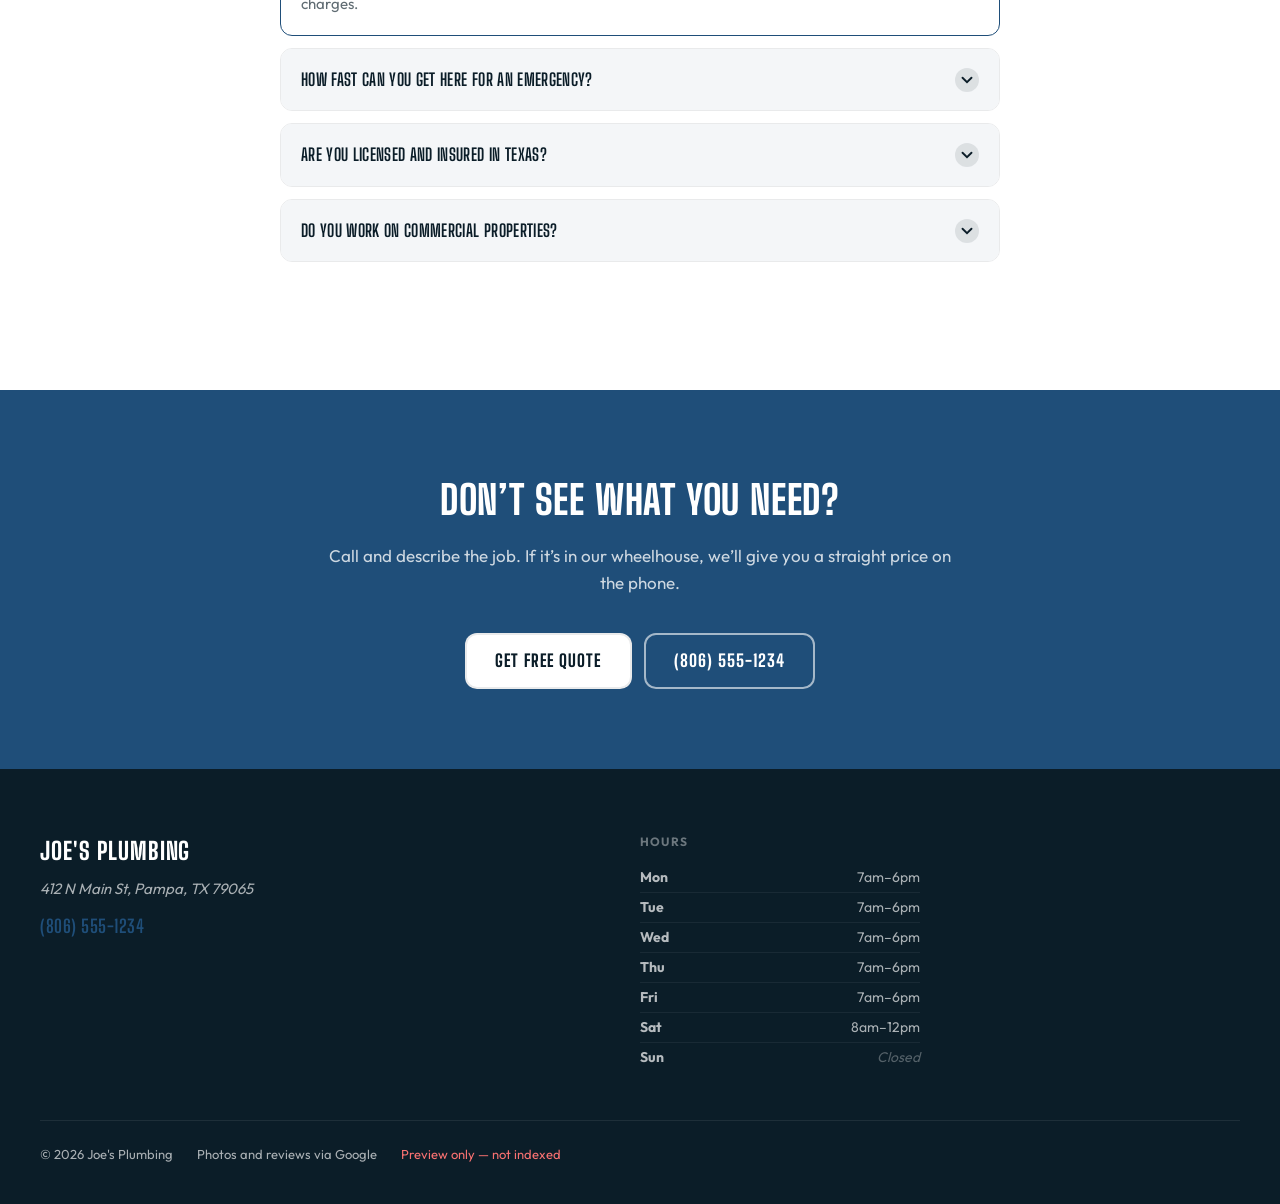
<file: services.html>
<!DOCTYPE html>
<html lang="en">
<head>
  <meta charset="UTF-8">
  <meta name="viewport" content="width=device-width, initial-scale=1">
  <title>Services &mdash; Joe&#39;s Plumbing &mdash; Pampa, TX</title><meta name="robots" content="noindex, nofollow">  <link rel="icon" type="image/svg+xml" href="data:image/svg+xml,%3Csvg xmlns='http://www.w3.org/2000/svg' viewBox='0 0 32 32'%3E%3Crect width='32' height='32' fill='%231f4e79'/%3E%3Ctext x='16' y='22' font-family='sans-serif' font-size='18' font-weight='bold' fill='white' text-anchor='middle'%3EJ%3C/text%3E%3C/svg%3E">
  <link rel="preconnect" href="https://fonts.googleapis.com">
  <link rel="preconnect" href="https://fonts.gstatic.com" crossorigin>
  <link rel="stylesheet" href="https://fonts.googleapis.com/css2?family=Big+Shoulders+Display:wght@800&amp;family=Outfit:wght@400;600&display=swap">
  <style>:root { --accent: #1f4e79; --font-display: 'Big Shoulders Display', sans-serif; --font-body: 'Outfit', system-ui, sans-serif; }</style>
  <link rel="stylesheet" href="style.css">
</head>
<body><div class="preview-banner" role="alert">Preview site &mdash; not live or indexed</div><header class="site-header" id="top">
  <div class="header-inner">
    <div class="header-brand">      <a class="header-logo" href="index.html" aria-label="Joe&#39;s Plumbing home">
        <img src="logo.svg" alt="Joe&#39;s Plumbing" height="44" width="210">
      </a>    </div>
    <div class="header-actions">
      <a class="btn-call" href="tel:8065551234">(806) 555-1234</a>
      <a class="btn-quote" href="contact.html">Free Quote</a>
    </div>
  </div>
</header><nav class="site-nav" id="site-nav" aria-label="Site navigation">
  <div class="nav-inner">
    <a href="index.html">Home</a>
    <div class="nav-dropdown">
      <a href="services.html" class="nav-active">Services</a>
      <ul class="nav-dropdown-menu">        <li><a href="services.html#service-1">Water Heaters</a></li>        <li><a href="services.html#service-2">Slab Leak Repair</a></li>        <li><a href="services.html#service-3">Drain Cleaning</a></li>        <li><a href="services.html#service-4">Repipes</a></li>        <li><a href="services.html#service-5">Gas Lines</a></li>      </ul>
    </div>
    <a href="gallery.html">Our Work</a>
    <a href="index.html#reviews">Reviews</a>
    <a href="index.html#about">About</a>
    <a href="contact.html">Contact</a>
    <!-- Hamburger button — mobile only -->
    <button class="nav-hamburger" id="nav-hamburger" aria-label="Open menu" aria-expanded="false" aria-controls="mobile-menu">
      <span></span><span></span><span></span>
    </button>
  </div>
</nav>

<!-- Mobile full-screen menu -->
<div class="mobile-menu" id="mobile-menu" aria-hidden="true">
  <div class="mobile-menu-header">
    <span class="mobile-menu-brand">Joe&#39;s Plumbing</span>
    <button class="mobile-menu-close" id="mobile-menu-close" aria-label="Close menu">&times;</button>
  </div>
  <nav class="mobile-menu-nav">
    <a href="index.html">Home</a>
    <details>
      <summary>Services</summary>
      <div class="mobile-submenu">        <a href="services.html#service-1">Water Heaters</a>        <a href="services.html#service-2">Slab Leak Repair</a>        <a href="services.html#service-3">Drain Cleaning</a>        <a href="services.html#service-4">Repipes</a>        <a href="services.html#service-5">Gas Lines</a>      </div>
    </details>
    <a href="gallery.html">Our Work</a>
    <a href="index.html#reviews">Reviews</a>
    <a href="index.html#about">About</a>
    <a href="contact.html">Contact</a>
  </nav>  <div class="mobile-menu-ctas">
    <a href="contact.html" class="mobile-cta-book">Book Now</a>
    <a href="tel:8065551234" class="mobile-cta-phone">(806) 555-1234</a>
  </div>
</div>
<div class="mobile-menu-overlay" id="mobile-menu-overlay"></div>

<script>
(function(){
  var btn=document.getElementById('nav-hamburger');
  var menu=document.getElementById('mobile-menu');
  var overlay=document.getElementById('mobile-menu-overlay');
  var close=document.getElementById('mobile-menu-close');
  function open(){menu.classList.add('is-open');overlay.classList.add('is-open');btn.setAttribute('aria-expanded','true');document.body.style.overflow='hidden';}
  function shut(){menu.classList.remove('is-open');overlay.classList.remove('is-open');btn.setAttribute('aria-expanded','false');document.body.style.overflow='';}
  btn.addEventListener('click',open);
  close.addEventListener('click',shut);
  overlay.addEventListener('click',shut);
})();
</script>
<div class="page-hero">
  <div class="page-hero-inner">
    <nav class="breadcrumb" aria-label="breadcrumb">
      <a href="index.html">Home</a><span>/</span><span>Services</span>
    </nav>
    <p class="page-hero-eyebrow">What We Do</p>
    <h1 class="page-hero-title">Services Offered by Joe&#39;s Plumbing</h1>
    <p class="page-hero-sub">Licensed, insured, and serving Pampa and surrounding areas. Call us for a free estimate on any job below.</p>
  </div>
</div>

<main>
  <section class="section section--surface">
    <div class="section-inner">
      <div class="services-grid reveal">        <a class="service-card" href="services/water-heaters.html" id="service-1">
          <span class="service-card-icon"><svg viewBox="0 0 48 48" fill="none" aria-hidden="true">
  <circle cx="24" cy="24" r="24" fill="currentColor" opacity="0.1"/>
  <rect x="16" y="12" width="16" height="22" rx="4" stroke="currentColor" stroke-width="2" fill="none"/>
  <path d="M21 12V9M27 12V9" stroke="currentColor" stroke-width="2" stroke-linecap="round"/>
  <path d="M20 20c0-2 8-2 8 0s-8 2-8 4 8 2 8 0" stroke="currentColor" stroke-width="1.8" stroke-linecap="round" fill="none"/>
  <circle cx="24" cy="34" r="2" fill="currentColor"/>
</svg></span>
          <span class="service-card-name">Water Heaters</span>          <span class="service-card-price">$1,400 – $2,200</span><span class="service-card-desc">Tank and tankless water heater installations, replacements, and repairs. Most jobs are done same day. We carry&hellip;</span>          <span class="service-card-link">Details &amp; pricing &rarr;</span>
          <span class="service-card-watermark" aria-hidden="true"><svg viewBox="0 0 48 48" fill="none" aria-hidden="true">
  <circle cx="24" cy="24" r="24" fill="currentColor" opacity="0.1"/>
  <rect x="16" y="12" width="16" height="22" rx="4" stroke="currentColor" stroke-width="2" fill="none"/>
  <path d="M21 12V9M27 12V9" stroke="currentColor" stroke-width="2" stroke-linecap="round"/>
  <path d="M20 20c0-2 8-2 8 0s-8 2-8 4 8 2 8 0" stroke="currentColor" stroke-width="1.8" stroke-linecap="round" fill="none"/>
  <circle cx="24" cy="34" r="2" fill="currentColor"/>
</svg></span>
        </a>        <a class="service-card" href="services/slab-leak-repair.html" id="service-2">
          <span class="service-card-icon"><svg viewBox="0 0 48 48" fill="none" aria-hidden="true">
  <circle cx="24" cy="24" r="24" fill="currentColor" opacity="0.1"/>
  <path d="M24 10c0 0-8 8-8 14a8 8 0 0016 0c0-6-8-14-8-14z" stroke="currentColor" stroke-width="2" fill="none"/>
  <path d="M20 28a4 4 0 004 4" stroke="currentColor" stroke-width="1.8" stroke-linecap="round"/>
  <path d="M15 38c2-1 4-2 9-2s7 1 9 2" stroke="currentColor" stroke-width="2" stroke-linecap="round"/>
</svg></span>
          <span class="service-card-name">Slab Leak Repair</span>          <span class="service-card-price">$800 – $3,000</span><span class="service-card-desc">Slab leaks can destroy a foundation if left untreated. We locate the leak with pressure testing, open only wha&hellip;</span>          <span class="service-card-link">Details &amp; pricing &rarr;</span>
          <span class="service-card-watermark" aria-hidden="true"><svg viewBox="0 0 48 48" fill="none" aria-hidden="true">
  <circle cx="24" cy="24" r="24" fill="currentColor" opacity="0.1"/>
  <path d="M24 10c0 0-8 8-8 14a8 8 0 0016 0c0-6-8-14-8-14z" stroke="currentColor" stroke-width="2" fill="none"/>
  <path d="M20 28a4 4 0 004 4" stroke="currentColor" stroke-width="1.8" stroke-linecap="round"/>
  <path d="M15 38c2-1 4-2 9-2s7 1 9 2" stroke="currentColor" stroke-width="2" stroke-linecap="round"/>
</svg></span>
        </a>        <a class="service-card" href="services/drain-cleaning.html" id="service-3">
          <span class="service-card-icon"><svg viewBox="0 0 48 48" fill="none" aria-hidden="true">
  <circle cx="24" cy="24" r="24" fill="currentColor" opacity="0.1"/>
  <circle cx="24" cy="24" r="10" stroke="currentColor" stroke-width="2"/>
  <circle cx="24" cy="24" r="3" fill="currentColor"/>
  <line x1="24" y1="14" x2="24" y2="11" stroke="currentColor" stroke-width="2" stroke-linecap="round"/>
  <line x1="24" y1="34" x2="24" y2="37" stroke="currentColor" stroke-width="2" stroke-linecap="round"/>
  <line x1="14" y1="24" x2="11" y2="24" stroke="currentColor" stroke-width="2" stroke-linecap="round"/>
  <line x1="34" y1="24" x2="37" y2="24" stroke="currentColor" stroke-width="2" stroke-linecap="round"/>
  <line x1="17" y1="17" x2="15" y2="15" stroke="currentColor" stroke-width="2" stroke-linecap="round"/>
  <line x1="31" y1="17" x2="33" y2="15" stroke="currentColor" stroke-width="2" stroke-linecap="round"/>
  <line x1="17" y1="31" x2="15" y2="33" stroke="currentColor" stroke-width="2" stroke-linecap="round"/>
  <line x1="31" y1="31" x2="33" y2="33" stroke="currentColor" stroke-width="2" stroke-linecap="round"/>
</svg></span>
          <span class="service-card-name">Drain Cleaning</span>          <span class="service-card-price">$150 – $400</span><span class="service-card-desc">From slow kitchen drains to completely blocked main lines, we use professional-grade equipment to clear the cl&hellip;</span>          <span class="service-card-link">Details &amp; pricing &rarr;</span>
          <span class="service-card-watermark" aria-hidden="true"><svg viewBox="0 0 48 48" fill="none" aria-hidden="true">
  <circle cx="24" cy="24" r="24" fill="currentColor" opacity="0.1"/>
  <circle cx="24" cy="24" r="10" stroke="currentColor" stroke-width="2"/>
  <circle cx="24" cy="24" r="3" fill="currentColor"/>
  <line x1="24" y1="14" x2="24" y2="11" stroke="currentColor" stroke-width="2" stroke-linecap="round"/>
  <line x1="24" y1="34" x2="24" y2="37" stroke="currentColor" stroke-width="2" stroke-linecap="round"/>
  <line x1="14" y1="24" x2="11" y2="24" stroke="currentColor" stroke-width="2" stroke-linecap="round"/>
  <line x1="34" y1="24" x2="37" y2="24" stroke="currentColor" stroke-width="2" stroke-linecap="round"/>
  <line x1="17" y1="17" x2="15" y2="15" stroke="currentColor" stroke-width="2" stroke-linecap="round"/>
  <line x1="31" y1="17" x2="33" y2="15" stroke="currentColor" stroke-width="2" stroke-linecap="round"/>
  <line x1="17" y1="31" x2="15" y2="33" stroke="currentColor" stroke-width="2" stroke-linecap="round"/>
  <line x1="31" y1="31" x2="33" y2="33" stroke="currentColor" stroke-width="2" stroke-linecap="round"/>
</svg></span>
        </a>        <a class="service-card" href="services/repipes.html" id="service-4">
          <span class="service-card-icon"><svg viewBox="0 0 48 48" fill="none" aria-hidden="true">
  <circle cx="24" cy="24" r="24" fill="currentColor" opacity="0.1"/>
  <path d="M10 18h8v12H10z" rx="1" stroke="currentColor" stroke-width="2" fill="none"/>
  <path d="M30 18h8v12H30z" rx="1" stroke="currentColor" stroke-width="2" fill="none"/>
  <path d="M18 22h12M18 26h12" stroke="currentColor" stroke-width="2" stroke-linecap="round"/>
  <path d="M22 13l-4 5M26 13l4 5" stroke="currentColor" stroke-width="1.8" stroke-linecap="round"/>
</svg></span>
          <span class="service-card-name">Repipes</span>          <span class="service-card-price">$3,500 – $8,000</span><span class="service-card-desc">If your home has aging galvanized or polybutylene pipe, a full repipe with copper or PEX is the right long-ter&hellip;</span>          <span class="service-card-link">Details &amp; pricing &rarr;</span>
          <span class="service-card-watermark" aria-hidden="true"><svg viewBox="0 0 48 48" fill="none" aria-hidden="true">
  <circle cx="24" cy="24" r="24" fill="currentColor" opacity="0.1"/>
  <path d="M10 18h8v12H10z" rx="1" stroke="currentColor" stroke-width="2" fill="none"/>
  <path d="M30 18h8v12H30z" rx="1" stroke="currentColor" stroke-width="2" fill="none"/>
  <path d="M18 22h12M18 26h12" stroke="currentColor" stroke-width="2" stroke-linecap="round"/>
  <path d="M22 13l-4 5M26 13l4 5" stroke="currentColor" stroke-width="1.8" stroke-linecap="round"/>
</svg></span>
        </a>        <a class="service-card" href="services/gas-lines.html" id="service-5">
          <span class="service-card-icon"><svg viewBox="0 0 48 48" fill="none" aria-hidden="true">
  <circle cx="24" cy="24" r="24" fill="currentColor" opacity="0.1"/>
  <path d="M24 36c-6 0-10-5-8-11 1-3 4-5 5-9 1 2 0 5 2 7 1-2 1-5 3-7 2 4 4 6 3 10-1 2-2 3-2 3 2-2 3-4 3-6 2 3 2 7 0 10-1 2-3 3-6 3z" stroke="currentColor" stroke-width="2" stroke-linejoin="round" fill="none"/>
  <path d="M24 36c-2 0-4-2-4-4" stroke="currentColor" stroke-width="1.8" stroke-linecap="round"/>
</svg></span>
          <span class="service-card-name">Gas Lines</span>          <span class="service-card-price">$250 – $1,500</span><span class="service-card-desc">New gas line installations, repairs, and leak detection. Licensed for residential and light commercial gas wor&hellip;</span>          <span class="service-card-link">Details &amp; pricing &rarr;</span>
          <span class="service-card-watermark" aria-hidden="true"><svg viewBox="0 0 48 48" fill="none" aria-hidden="true">
  <circle cx="24" cy="24" r="24" fill="currentColor" opacity="0.1"/>
  <path d="M24 36c-6 0-10-5-8-11 1-3 4-5 5-9 1 2 0 5 2 7 1-2 1-5 3-7 2 4 4 6 3 10-1 2-2 3-2 3 2-2 3-4 3-6 2 3 2 7 0 10-1 2-3 3-6 3z" stroke="currentColor" stroke-width="2" stroke-linejoin="round" fill="none"/>
  <path d="M24 36c-2 0-4-2-4-4" stroke="currentColor" stroke-width="1.8" stroke-linecap="round"/>
</svg></span>
        </a>      </div>
    </div>
  </section>

  <section class="section" id="faq">
    <div class="section-inner" style="max-width:720px">
      <span class="section-label">Common Questions</span>
      <h2 class="section-heading section-heading-underline">Frequently Asked</h2>
      <div class="faq-list" style="margin-top:1.5rem">        <div class="faq-item">
          <details open>
            <summary>Do you offer free estimates?</summary>
            <div class="faq-answer">Yes. We&#39;ll come out, look at the job, and give you a straight price before any work begins. No surprise charges.</div>
          </details>
        </div>        <div class="faq-item">
          <details>
            <summary>How fast can you get here for an emergency?</summary>
            <div class="faq-answer">For emergencies within our service area, we aim to be on-site within 2 hours. Call us directly at (806) 555-1234 — don&#39;t use the form for emergencies.</div>
          </details>
        </div>        <div class="faq-item">
          <details>
            <summary>Are you licensed and insured in Texas?</summary>
            <div class="faq-answer">Yes. Joe holds a Texas Master Plumber license (TSBPE M-12345) and we carry full liability insurance. We&#39;re happy to provide proof of insurance before any job.</div>
          </details>
        </div>        <div class="faq-item">
          <details>
            <summary>Do you work on commercial properties?</summary>
            <div class="faq-answer">We primarily serve residential customers, but we handle small commercial jobs on a case-by-case basis. Call and describe the job and we&#39;ll let you know.</div>
          </details>
        </div>      </div>
    </div>
  </section>
  <div class="cta-band reveal">
    <div class="cta-band-inner">
      <h2 class="cta-band-headline">Don&rsquo;t See What You Need?</h2>
      <p class="cta-band-sub">Call and describe the job. If it&rsquo;s in our wheelhouse, we&rsquo;ll give you a straight price on the phone.</p>
      <div class="cta-band-btns">
        <a href="contact.html" class="btn btn-secondary">Get Free Quote</a>
        <a href="tel:8065551234" class="btn btn-ghost">(806) 555-1234</a>
      </div>
    </div>
  </div>
</main>

<footer class="site-footer" id="footer">
  <div class="footer-grid">
    <div>
      <p class="footer-name">Joe&#39;s Plumbing</p>
      <address class="footer-address">412 N Main St, Pampa, TX 79065</address>
      <a class="footer-phone-link" href="tel:8065551234">(806) 555-1234</a>    </div>
    <div>      <p class="footer-hours-label">Hours</p>
      <ul class="footer-hours-list">        <li>
          <strong>Mon</strong>
7am–6pm        </li>        <li>
          <strong>Tue</strong>
7am–6pm        </li>        <li>
          <strong>Wed</strong>
7am–6pm        </li>        <li>
          <strong>Thu</strong>
7am–6pm        </li>        <li>
          <strong>Fri</strong>
7am–6pm        </li>        <li>
          <strong>Sat</strong>
8am–12pm        </li>        <li>
          <strong>Sun</strong>
<span class="closed">Closed</span>        </li>      </ul>    </div>
  </div>
  <div class="footer-bottom">
    <span>&copy; 2026 Joe&#39;s Plumbing</span>    <span>Photos and reviews via Google</span>    <span class="footer-preview-note">Preview only &mdash; not indexed</span>  </div>
</footer><div class="sticky-mobile-ctas" aria-label="Quick contact">
  <a href="contact.html" class="sticky-book">Book Now</a>
  <a href="tel:8065551234" class="sticky-phone">(806) 555-1234</a>
</div><script>
(function(){
  // ── Header shrink after 80px ──────────────────────────────
  var nav=document.getElementById('site-nav');
  function onScroll(){
    if(nav){
      if(window.scrollY>80){nav.classList.add('scrolled');}
      else{nav.classList.remove('scrolled');}
    }
  }
  window.addEventListener('scroll',onScroll,{passive:true});

  // ── Scroll reveal (fade up 16px, 400ms) ──────────────────
  if('IntersectionObserver' in window){
    var io=new IntersectionObserver(function(entries){
      entries.forEach(function(e){
        if(e.isIntersecting){
          e.target.classList.add('is-visible');
          io.unobserve(e.target);
        }
      });
    },{threshold:0.12});
    document.querySelectorAll('.reveal').forEach(function(el){io.observe(el);});
  }else{
    document.querySelectorAll('.reveal').forEach(function(el){el.classList.add('is-visible');});
  }

  // ── Today row highlight in hours tables ──────────────────
  var t=new Date().getDay();
  var rows=document.querySelectorAll('tr[data-jsday]');
  for(var i=0;i<rows.length;i++){
    if(parseInt(rows[i].getAttribute('data-jsday'),10)===t){
      rows[i].classList.add('today-row');break;
    }
  }

  // ── Hamburger menu ────────────────────────────────────────
  var btn=document.getElementById('nav-hamburger');
  var menu=document.getElementById('mobile-menu');
  var closeBtn=document.getElementById('mobile-menu-close');
  function openMenu(){
    if(!menu)return;
    menu.classList.add('is-open');
    btn&&btn.setAttribute('aria-expanded','true');
    document.body.style.overflow='hidden';
  }
  function closeMenu(){
    if(!menu)return;
    menu.classList.remove('is-open');
    btn&&btn.setAttribute('aria-expanded','false');
    document.body.style.overflow='';
  }
  btn&&btn.addEventListener('click',openMenu);
  closeBtn&&closeBtn.addEventListener('click',closeMenu);
  document.addEventListener('keydown',function(e){if(e.key==='Escape')closeMenu();});
  // Close on nav link tap
  menu&&menu.querySelectorAll('a').forEach(function(a){a.addEventListener('click',closeMenu);});

  // ── Reviews carousel dots ─────────────────────────────────
  var carousel=document.querySelector('.reviews-carousel');
  var dotsWrap=document.querySelector('.reviews-dots');
  if(carousel&&dotsWrap){
    var cards=carousel.querySelectorAll('.review-card');
    var dots=dotsWrap.querySelectorAll('.reviews-dot');
    function updateDots(){
      var idx=Math.round(carousel.scrollLeft/(carousel.scrollWidth/cards.length));
      dots.forEach(function(d,i){d.classList.toggle('active',i===idx);});
    }
    carousel.addEventListener('scroll',updateDots,{passive:true});
    dots.forEach(function(d,i){
      d.addEventListener('click',function(){
        carousel.scrollTo({left:i*(carousel.scrollWidth/cards.length),behavior:'smooth'});
      });
    });
    if(dots.length)dots[0].classList.add('active');
  }
})();
</script></body>
</html>
</file>
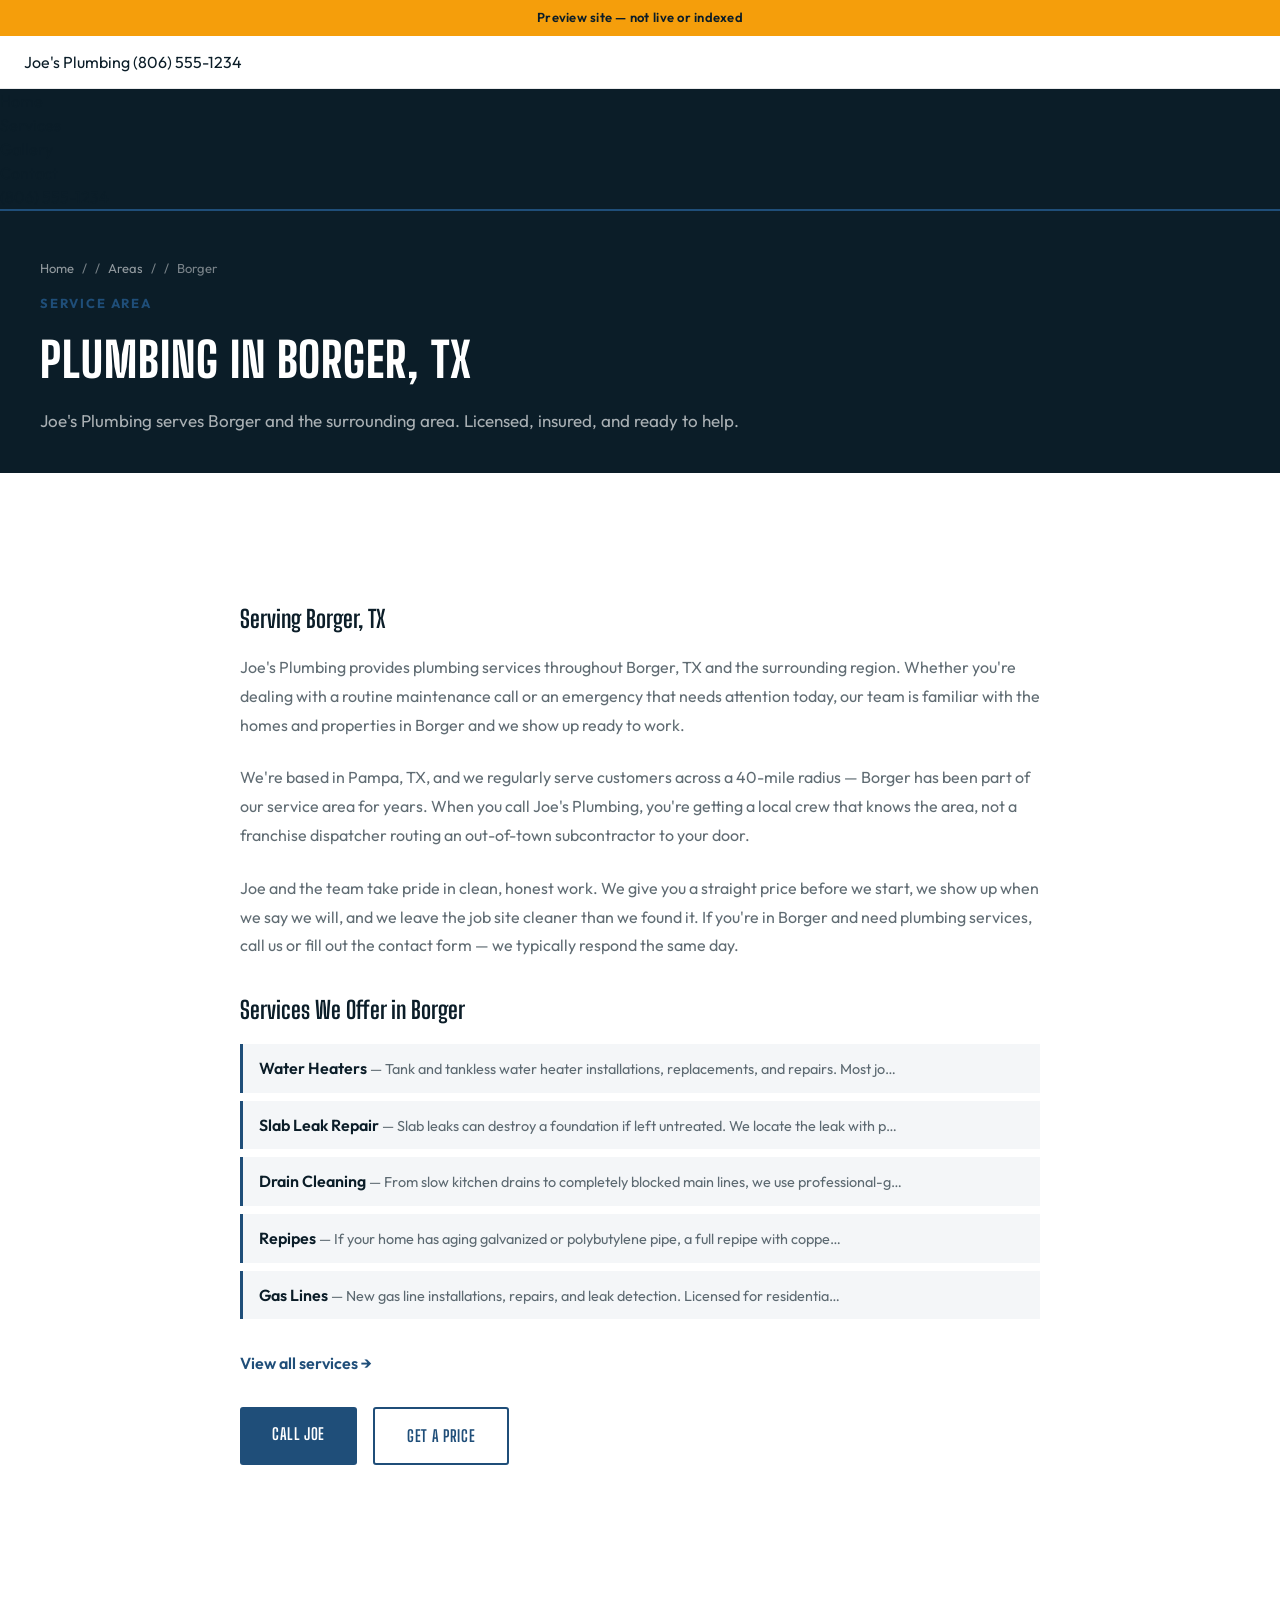
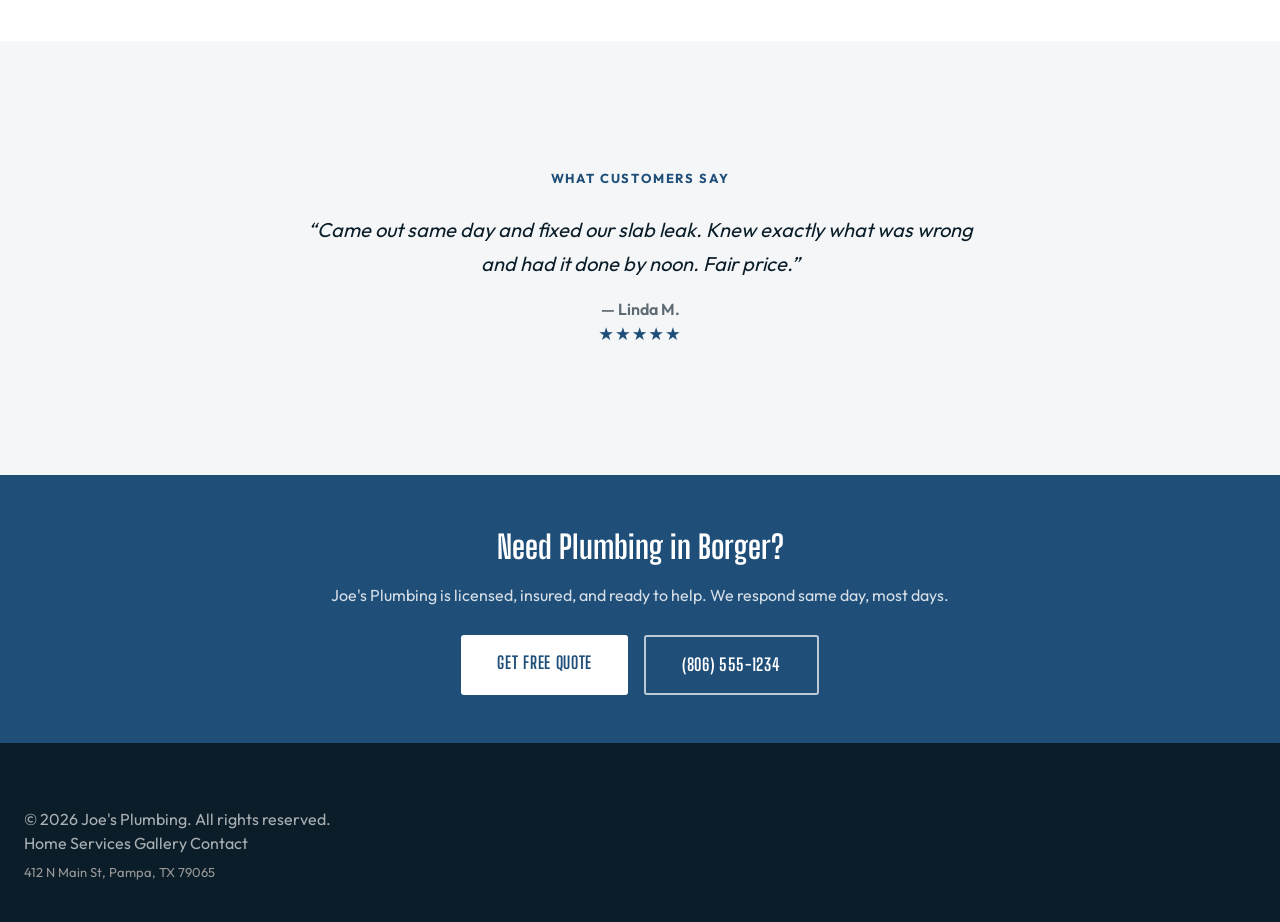
<file: areas/borger.html>
<!DOCTYPE html>
<html lang="en">
<head>
  <meta charset="UTF-8">
  <meta name="viewport" content="width=device-width, initial-scale=1">
  <title>Plumbing in Borger, TX &mdash; Joe&#39;s Plumbing</title><meta name="robots" content="noindex, nofollow">  <meta property="og:title"       content="Plumbing in Borger, TX &mdash; Joe&#39;s Plumbing">
  <meta property="og:description" content="Joe&#39;s Plumbing provides plumbing services in Borger, TX and surrounding areas.">
  <meta property="og:type"        content="website">
  <link rel="icon" type="image/svg+xml" href="data:image/svg+xml,%3Csvg xmlns='http://www.w3.org/2000/svg' viewBox='0 0 32 32'%3E%3Crect width='32' height='32' fill='%231f4e79'/%3E%3Ctext x='16' y='22' font-family='sans-serif' font-size='18' font-weight='bold' fill='white' text-anchor='middle'%3EJ%3C/text%3E%3C/svg%3E">
  <link rel="preconnect" href="https://fonts.googleapis.com">
  <link rel="preconnect" href="https://fonts.gstatic.com" crossorigin>
  <link rel="stylesheet" href="https://fonts.googleapis.com/css2?family=Big+Shoulders+Display:wght@800&amp;family=Outfit:wght@400;600&display=swap">
  <style>:root { --accent: #1f4e79; --font-display: 'Big Shoulders Display', sans-serif; --font-body: 'Outfit', system-ui, sans-serif; }</style>
  <link rel="stylesheet" href="../style.css">
</head>
<body><div class="preview-banner" role="alert">Preview site &mdash; not live or indexed</div>
<header class="site-header" role="banner">
  <div class="site-header-inner">
    <a href="../index.html" class="site-logo">Joe&#39;s Plumbing</a>
    <a href="tel:8065551234" class="header-phone">(806) 555-1234</a>
  </div>
</header>

<nav class="site-nav" role="navigation" aria-label="Main navigation">
  <div class="site-nav-inner">
    <ul class="nav-list">
      <li><a href="../index.html">Home</a></li>
      <li><a href="../services.html">Services</a></li>
      <li><a href="../gallery.html">Gallery</a></li>
      <li><a href="../contact.html">Contact</a></li>
    </ul>
    <a href="tel:8065551234" class="nav-cta">(806) 555-1234</a>
  </div>
</nav>

<div class="page-hero">
  <div class="page-hero-inner">
    <nav class="breadcrumb" aria-label="breadcrumb">
      <a href="../index.html">Home</a><span>/</span><a href="../index.html#service-area">Areas</a><span>/</span><span>Borger</span>
    </nav>
    <p class="page-hero-eyebrow">Service Area</p>
    <h1 class="page-hero-title">Plumbing in Borger, TX</h1>
    <p class="page-hero-sub">Joe&#39;s Plumbing serves Borger and the surrounding area. Licensed, insured, and ready to help.</p>
  </div>
</div>

<main>
  <section class="section">
    <div class="section-inner" style="max-width:800px">

      <h2 style="font-family:var(--font-display);font-size:1.5rem;margin-bottom:1rem">Serving Borger, TX</h2>
      <p style="line-height:1.8;color:var(--muted);margin-bottom:1.5rem">
        Joe&#39;s Plumbing provides plumbing services throughout Borger, TX and the surrounding region. Whether you're dealing with a routine maintenance call or an emergency that needs attention today, our team is familiar with the homes and properties in Borger and we show up ready to work.
      </p>
      <p style="line-height:1.8;color:var(--muted);margin-bottom:1.5rem">
        We're based in Pampa, TX, and we regularly serve customers across a 40-mile radius — Borger has been part of our service area for years. When you call Joe&#39;s Plumbing, you're getting a local crew that knows the area, not a franchise dispatcher routing an out-of-town subcontractor to your door.
      </p>
      <p style="line-height:1.8;color:var(--muted);margin-bottom:2rem">
        Joe and the team take pride in clean, honest work. We give you a straight price before we start, we show up when we say we will, and we leave the job site cleaner than we found it. If you're in Borger and need plumbing services, call us or fill out the contact form — we typically respond the same day.
      </p>

      <h2 style="font-family:var(--font-display);font-size:1.5rem;margin-bottom:1rem">Services We Offer in Borger</h2>
      <ul style="list-style:none;padding:0;margin-bottom:2rem;display:flex;flex-direction:column;gap:0.5rem">        <li style="padding:0.75rem 1rem;border-left:3px solid var(--accent);background:var(--surface,#f8f9fa)">
          <a href="../services.html" style="font-weight:600;color:var(--text);text-decoration:none">Water Heaters</a><span style="color:var(--muted);font-size:0.9rem"> &mdash; Tank and tankless water heater installations, replacements, and repairs. Most jo&hellip;</span>        </li>        <li style="padding:0.75rem 1rem;border-left:3px solid var(--accent);background:var(--surface,#f8f9fa)">
          <a href="../services.html" style="font-weight:600;color:var(--text);text-decoration:none">Slab Leak Repair</a><span style="color:var(--muted);font-size:0.9rem"> &mdash; Slab leaks can destroy a foundation if left untreated. We locate the leak with p&hellip;</span>        </li>        <li style="padding:0.75rem 1rem;border-left:3px solid var(--accent);background:var(--surface,#f8f9fa)">
          <a href="../services.html" style="font-weight:600;color:var(--text);text-decoration:none">Drain Cleaning</a><span style="color:var(--muted);font-size:0.9rem"> &mdash; From slow kitchen drains to completely blocked main lines, we use professional-g&hellip;</span>        </li>        <li style="padding:0.75rem 1rem;border-left:3px solid var(--accent);background:var(--surface,#f8f9fa)">
          <a href="../services.html" style="font-weight:600;color:var(--text);text-decoration:none">Repipes</a><span style="color:var(--muted);font-size:0.9rem"> &mdash; If your home has aging galvanized or polybutylene pipe, a full repipe with coppe&hellip;</span>        </li>        <li style="padding:0.75rem 1rem;border-left:3px solid var(--accent);background:var(--surface,#f8f9fa)">
          <a href="../services.html" style="font-weight:600;color:var(--text);text-decoration:none">Gas Lines</a><span style="color:var(--muted);font-size:0.9rem"> &mdash; New gas line installations, repairs, and leak detection. Licensed for residentia&hellip;</span>        </li>      </ul>
      <p style="margin-bottom:2rem"><a href="../services.html" style="color:var(--accent);font-weight:600">View all services &rarr;</a></p>

      <div style="display:flex;gap:1rem;flex-wrap:wrap;margin-bottom:3rem">
        <a href="tel:8065551234" style="background:var(--accent);color:#fff;font-family:var(--font-display);font-weight:700;padding:0.9375rem 2rem;border-radius:3px;letter-spacing:0.04em;text-transform:uppercase;text-decoration:none">Call Joe</a>
        <a href="../contact.html" style="border:2px solid var(--accent);color:var(--accent);font-family:var(--font-display);font-weight:700;padding:0.9375rem 2rem;border-radius:3px;letter-spacing:0.04em;text-transform:uppercase;text-decoration:none">Get a Price</a>
      </div>
    </div>
  </section>

  <section class="section section--surface">
    <div class="section-inner" style="max-width:700px;text-align:center">
      <span class="section-label">What Customers Say</span>
      <blockquote style="font-size:1.25rem;line-height:1.7;font-style:italic;color:var(--text);margin:1.5rem 0 1rem">&ldquo;Came out same day and fixed our slab leak. Knew exactly what was wrong and had it done by noon. Fair price.&rdquo;</blockquote>
      <p style="color:var(--muted);font-weight:600">&mdash; Linda M.</p>
      <p style="color:var(--accent);font-size:1.1rem;letter-spacing:0.05em">&#9733;&#9733;&#9733;&#9733;&#9733;</p>
    </div>
  </section>
  <section style="background:var(--accent);padding:3rem 1.5rem;text-align:center">
    <div style="max-width:640px;margin:0 auto">
      <h2 style="font-family:var(--font-display);font-size:2rem;color:#fff;font-weight:700;margin-bottom:0.75rem">Need Plumbing in Borger?</h2>
      <p style="color:rgba(255,255,255,0.82);margin-bottom:1.75rem">Joe&#39;s Plumbing is licensed, insured, and ready to help. We respond same day, most days.</p>
      <div style="display:flex;gap:1rem;justify-content:center;flex-wrap:wrap">
        <a href="../contact.html" style="background:#fff;color:var(--accent);font-family:var(--font-display);font-weight:700;font-size:1.0625rem;padding:0.9375rem 2.25rem;border-radius:3px;letter-spacing:0.04em;text-transform:uppercase;text-decoration:none">Get Free Quote</a>
        <a href="tel:8065551234" style="background:transparent;color:#fff;border:2px solid rgba(255,255,255,0.7);font-family:var(--font-display);font-weight:700;font-size:1.0625rem;padding:0.9375rem 2.25rem;border-radius:3px;letter-spacing:0.04em;text-transform:uppercase;text-decoration:none">(806) 555-1234</a>
      </div>
    </div>
  </section>
</main>

<footer class="site-footer">
  <div class="site-footer-inner">
    <p>&copy; 2026 Joe&#39;s Plumbing. All rights reserved.</p>
    <nav class="footer-nav" aria-label="Footer navigation">
      <a href="../index.html">Home</a>
      <a href="../services.html">Services</a>
      <a href="../gallery.html">Gallery</a>
      <a href="../contact.html">Contact</a>
    </nav>
    <p style="font-size:0.8125rem;color:var(--text-muted,#999);margin-top:0.5rem">412 N Main St, Pampa, TX 79065</p>
  </div>
</footer>

<div class="sticky-mobile-ctas" aria-label="Quick contact">
  <a href="../contact.html" class="sticky-book">Book Now</a>
  <a href="tel:8065551234" class="sticky-phone">
    <svg width="14" height="14" viewBox="0 0 24 24" fill="none" stroke="currentColor" stroke-width="2.5" aria-hidden="true"><path d="M22 16.92v3a2 2 0 01-2.18 2 19.79 19.79 0 01-8.63-3.07A19.5 19.5 0 013.07 9.81a19.79 19.79 0 01-3.07-8.64A2 2 0 012 0h3a2 2 0 012 1.72c.127.96.36 1.903.7 2.81a2 2 0 01-.45 2.11L6.09 7.91a16 16 0 006 6l1.27-1.27a2 2 0 012.11-.45c.907.34 1.85.573 2.81.7A2 2 0 0122 14.92z"/></svg>
    (806) 555-1234
  </a>
</div>
<script>
(function(){
  // ── Header shrink after 80px ──────────────────────────────
  var nav=document.getElementById('site-nav');
  function onScroll(){
    if(nav){
      if(window.scrollY>80){nav.classList.add('scrolled');}
      else{nav.classList.remove('scrolled');}
    }
  }
  window.addEventListener('scroll',onScroll,{passive:true});

  // ── Scroll reveal (fade up 16px, 400ms) ──────────────────
  if('IntersectionObserver' in window){
    var io=new IntersectionObserver(function(entries){
      entries.forEach(function(e){
        if(e.isIntersecting){
          e.target.classList.add('is-visible');
          io.unobserve(e.target);
        }
      });
    },{threshold:0.12});
    document.querySelectorAll('.reveal').forEach(function(el){io.observe(el);});
  }else{
    document.querySelectorAll('.reveal').forEach(function(el){el.classList.add('is-visible');});
  }

  // ── Today row highlight in hours tables ──────────────────
  var t=new Date().getDay();
  var rows=document.querySelectorAll('tr[data-jsday]');
  for(var i=0;i<rows.length;i++){
    if(parseInt(rows[i].getAttribute('data-jsday'),10)===t){
      rows[i].classList.add('today-row');break;
    }
  }

  // ── Hamburger menu ────────────────────────────────────────
  var btn=document.getElementById('nav-hamburger');
  var menu=document.getElementById('mobile-menu');
  var closeBtn=document.getElementById('mobile-menu-close');
  function openMenu(){
    if(!menu)return;
    menu.classList.add('is-open');
    btn&&btn.setAttribute('aria-expanded','true');
    document.body.style.overflow='hidden';
  }
  function closeMenu(){
    if(!menu)return;
    menu.classList.remove('is-open');
    btn&&btn.setAttribute('aria-expanded','false');
    document.body.style.overflow='';
  }
  btn&&btn.addEventListener('click',openMenu);
  closeBtn&&closeBtn.addEventListener('click',closeMenu);
  document.addEventListener('keydown',function(e){if(e.key==='Escape')closeMenu();});
  // Close on nav link tap
  menu&&menu.querySelectorAll('a').forEach(function(a){a.addEventListener('click',closeMenu);});

  // ── Reviews carousel dots ─────────────────────────────────
  var carousel=document.querySelector('.reviews-carousel');
  var dotsWrap=document.querySelector('.reviews-dots');
  if(carousel&&dotsWrap){
    var cards=carousel.querySelectorAll('.review-card');
    var dots=dotsWrap.querySelectorAll('.reviews-dot');
    function updateDots(){
      var idx=Math.round(carousel.scrollLeft/(carousel.scrollWidth/cards.length));
      dots.forEach(function(d,i){d.classList.toggle('active',i===idx);});
    }
    carousel.addEventListener('scroll',updateDots,{passive:true});
    dots.forEach(function(d,i){
      d.addEventListener('click',function(){
        carousel.scrollTo({left:i*(carousel.scrollWidth/cards.length),behavior:'smooth'});
      });
    });
    if(dots.length)dots[0].classList.add('active');
  }
})();
</script></body>
</html>
</file>
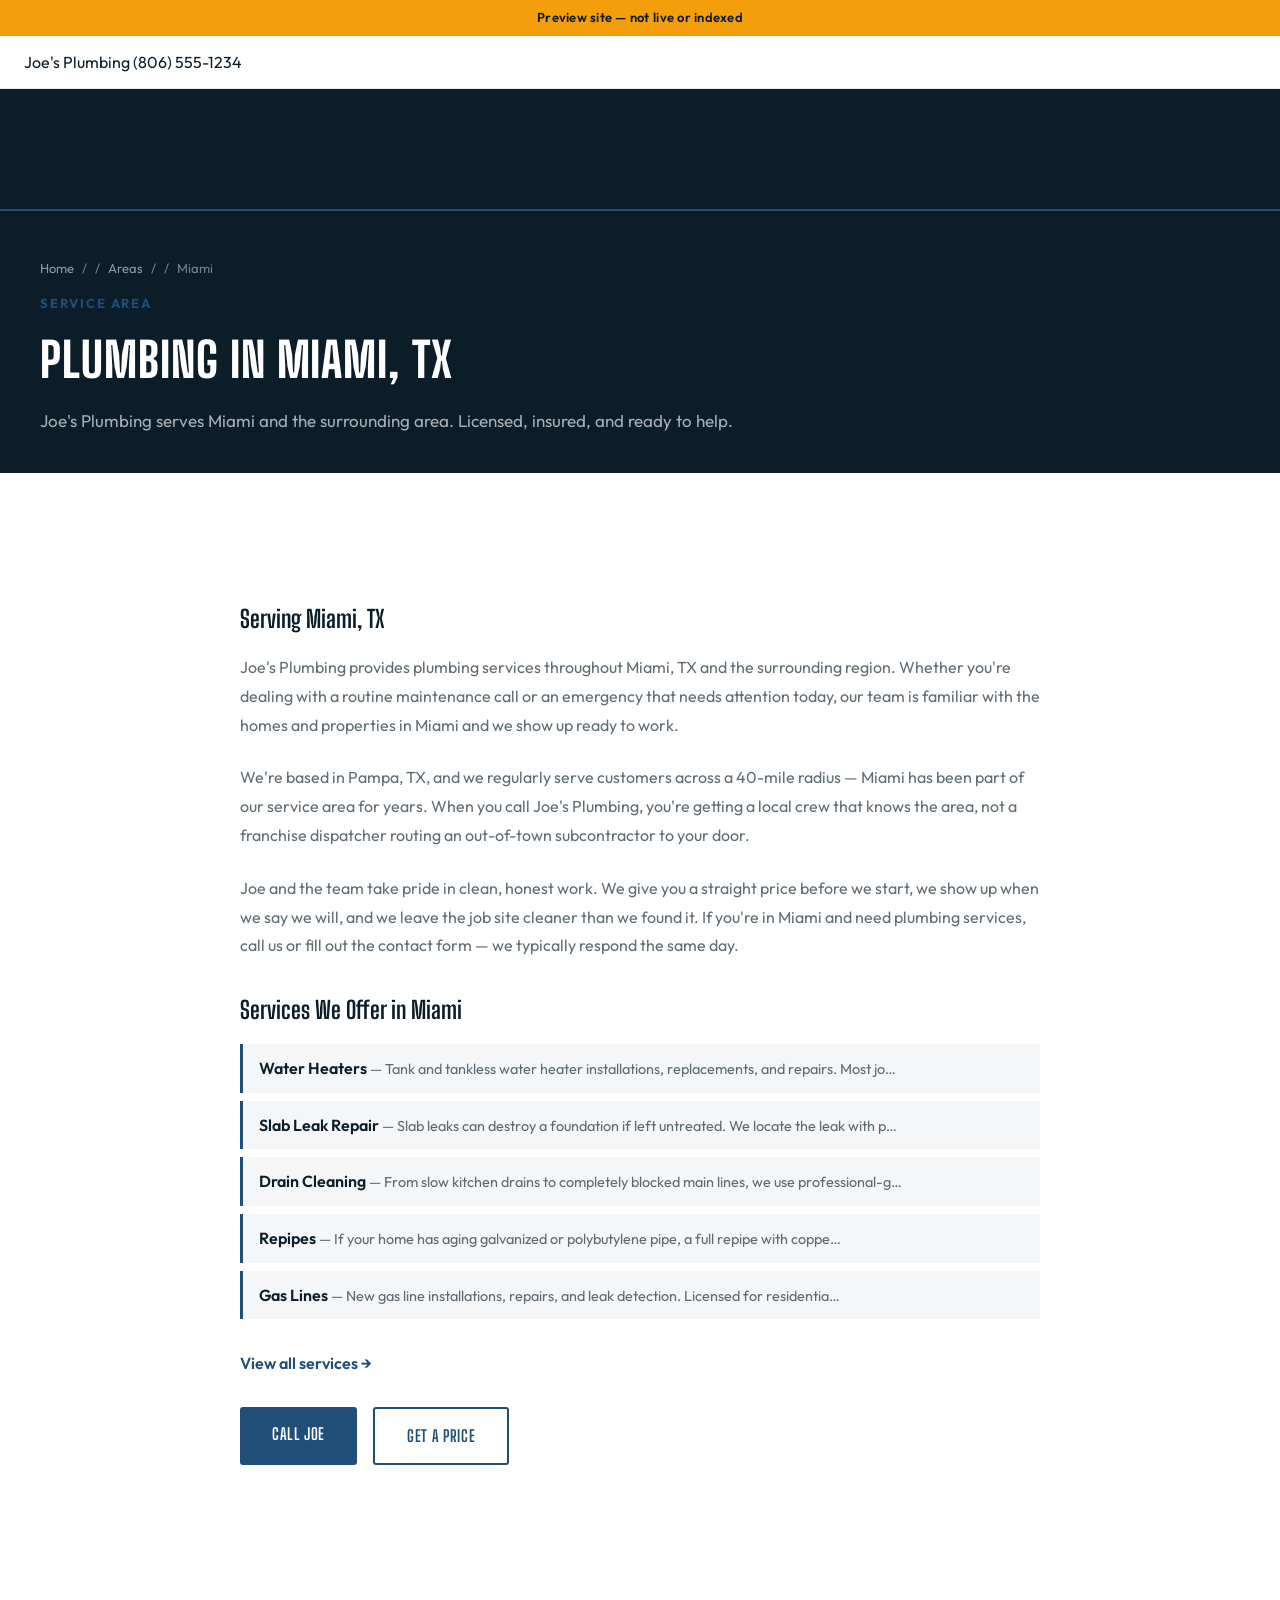
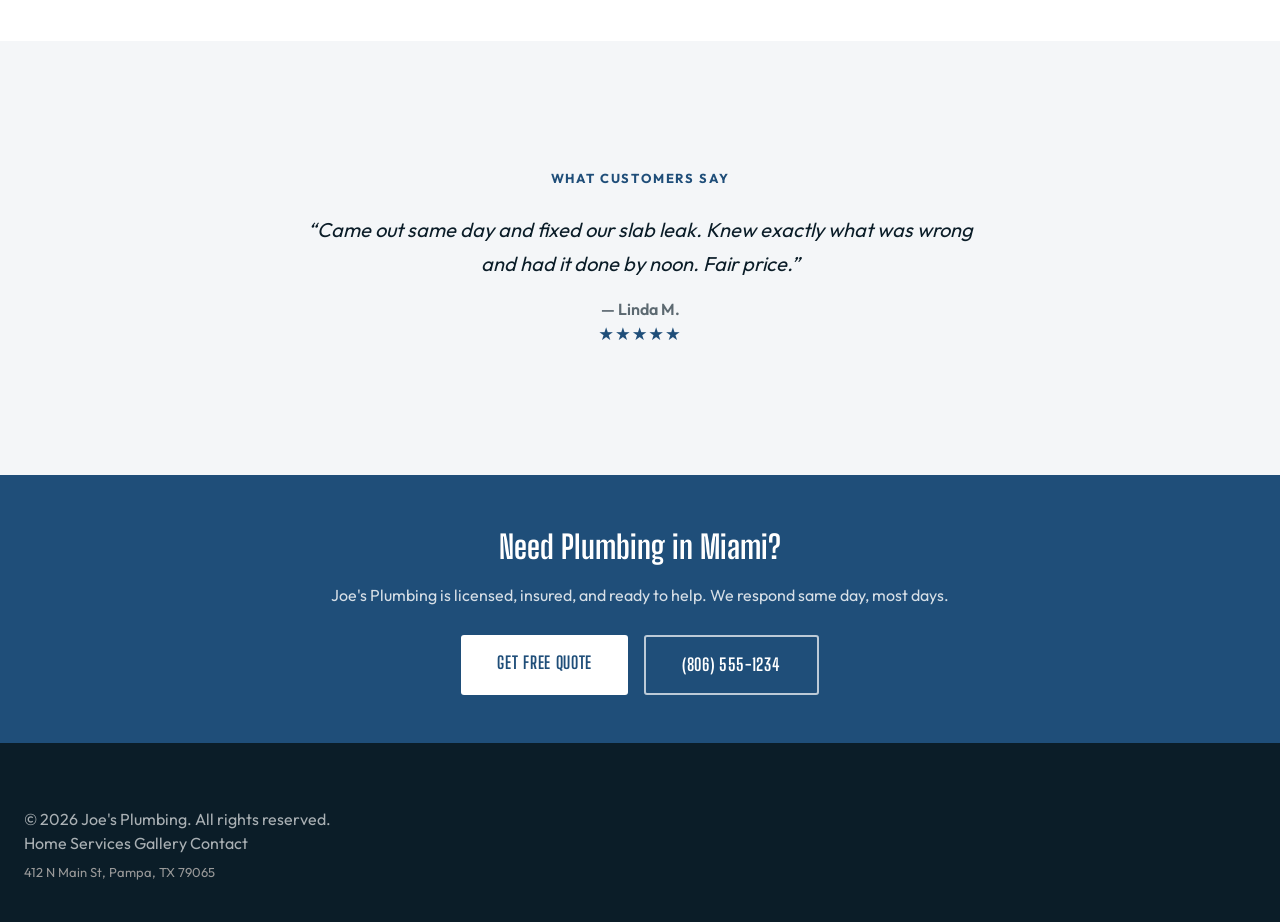
<file: areas/miami.html>
<!DOCTYPE html>
<html lang="en">
<head>
  <meta charset="UTF-8">
  <meta name="viewport" content="width=device-width, initial-scale=1">
  <title>Plumbing in Miami, TX &mdash; Joe&#39;s Plumbing</title><meta name="robots" content="noindex, nofollow">  <meta property="og:title"       content="Plumbing in Miami, TX &mdash; Joe&#39;s Plumbing">
  <meta property="og:description" content="Joe&#39;s Plumbing provides plumbing services in Miami, TX and surrounding areas.">
  <meta property="og:type"        content="website">
  <link rel="icon" type="image/svg+xml" href="data:image/svg+xml,%3Csvg xmlns='http://www.w3.org/2000/svg' viewBox='0 0 32 32'%3E%3Crect width='32' height='32' fill='%231f4e79'/%3E%3Ctext x='16' y='22' font-family='sans-serif' font-size='18' font-weight='bold' fill='white' text-anchor='middle'%3EJ%3C/text%3E%3C/svg%3E">
  <link rel="preconnect" href="https://fonts.googleapis.com">
  <link rel="preconnect" href="https://fonts.gstatic.com" crossorigin>
  <link rel="stylesheet" href="https://fonts.googleapis.com/css2?family=Big+Shoulders+Display:wght@800&amp;family=Outfit:wght@400;600&display=swap">
  <style>:root { --accent: #1f4e79; --font-display: 'Big Shoulders Display', sans-serif; --font-body: 'Outfit', system-ui, sans-serif; }</style>
  <link rel="stylesheet" href="../style.css">
</head>
<body><div class="preview-banner" role="alert">Preview site &mdash; not live or indexed</div>
<header class="site-header" role="banner">
  <div class="site-header-inner">
    <a href="../index.html" class="site-logo">Joe&#39;s Plumbing</a>
    <a href="tel:8065551234" class="header-phone">(806) 555-1234</a>
  </div>
</header>

<nav class="site-nav" role="navigation" aria-label="Main navigation">
  <div class="site-nav-inner">
    <ul class="nav-list">
      <li><a href="../index.html">Home</a></li>
      <li><a href="../services.html">Services</a></li>
      <li><a href="../gallery.html">Gallery</a></li>
      <li><a href="../contact.html">Contact</a></li>
    </ul>
    <a href="tel:8065551234" class="nav-cta">(806) 555-1234</a>
  </div>
</nav>

<div class="page-hero">
  <div class="page-hero-inner">
    <nav class="breadcrumb" aria-label="breadcrumb">
      <a href="../index.html">Home</a><span>/</span><a href="../index.html#service-area">Areas</a><span>/</span><span>Miami</span>
    </nav>
    <p class="page-hero-eyebrow">Service Area</p>
    <h1 class="page-hero-title">Plumbing in Miami, TX</h1>
    <p class="page-hero-sub">Joe&#39;s Plumbing serves Miami and the surrounding area. Licensed, insured, and ready to help.</p>
  </div>
</div>

<main>
  <section class="section">
    <div class="section-inner" style="max-width:800px">

      <h2 style="font-family:var(--font-display);font-size:1.5rem;margin-bottom:1rem">Serving Miami, TX</h2>
      <p style="line-height:1.8;color:var(--muted);margin-bottom:1.5rem">
        Joe&#39;s Plumbing provides plumbing services throughout Miami, TX and the surrounding region. Whether you're dealing with a routine maintenance call or an emergency that needs attention today, our team is familiar with the homes and properties in Miami and we show up ready to work.
      </p>
      <p style="line-height:1.8;color:var(--muted);margin-bottom:1.5rem">
        We're based in Pampa, TX, and we regularly serve customers across a 40-mile radius — Miami has been part of our service area for years. When you call Joe&#39;s Plumbing, you're getting a local crew that knows the area, not a franchise dispatcher routing an out-of-town subcontractor to your door.
      </p>
      <p style="line-height:1.8;color:var(--muted);margin-bottom:2rem">
        Joe and the team take pride in clean, honest work. We give you a straight price before we start, we show up when we say we will, and we leave the job site cleaner than we found it. If you're in Miami and need plumbing services, call us or fill out the contact form — we typically respond the same day.
      </p>

      <h2 style="font-family:var(--font-display);font-size:1.5rem;margin-bottom:1rem">Services We Offer in Miami</h2>
      <ul style="list-style:none;padding:0;margin-bottom:2rem;display:flex;flex-direction:column;gap:0.5rem">        <li style="padding:0.75rem 1rem;border-left:3px solid var(--accent);background:var(--surface,#f8f9fa)">
          <a href="../services.html" style="font-weight:600;color:var(--text);text-decoration:none">Water Heaters</a><span style="color:var(--muted);font-size:0.9rem"> &mdash; Tank and tankless water heater installations, replacements, and repairs. Most jo&hellip;</span>        </li>        <li style="padding:0.75rem 1rem;border-left:3px solid var(--accent);background:var(--surface,#f8f9fa)">
          <a href="../services.html" style="font-weight:600;color:var(--text);text-decoration:none">Slab Leak Repair</a><span style="color:var(--muted);font-size:0.9rem"> &mdash; Slab leaks can destroy a foundation if left untreated. We locate the leak with p&hellip;</span>        </li>        <li style="padding:0.75rem 1rem;border-left:3px solid var(--accent);background:var(--surface,#f8f9fa)">
          <a href="../services.html" style="font-weight:600;color:var(--text);text-decoration:none">Drain Cleaning</a><span style="color:var(--muted);font-size:0.9rem"> &mdash; From slow kitchen drains to completely blocked main lines, we use professional-g&hellip;</span>        </li>        <li style="padding:0.75rem 1rem;border-left:3px solid var(--accent);background:var(--surface,#f8f9fa)">
          <a href="../services.html" style="font-weight:600;color:var(--text);text-decoration:none">Repipes</a><span style="color:var(--muted);font-size:0.9rem"> &mdash; If your home has aging galvanized or polybutylene pipe, a full repipe with coppe&hellip;</span>        </li>        <li style="padding:0.75rem 1rem;border-left:3px solid var(--accent);background:var(--surface,#f8f9fa)">
          <a href="../services.html" style="font-weight:600;color:var(--text);text-decoration:none">Gas Lines</a><span style="color:var(--muted);font-size:0.9rem"> &mdash; New gas line installations, repairs, and leak detection. Licensed for residentia&hellip;</span>        </li>      </ul>
      <p style="margin-bottom:2rem"><a href="../services.html" style="color:var(--accent);font-weight:600">View all services &rarr;</a></p>

      <div style="display:flex;gap:1rem;flex-wrap:wrap;margin-bottom:3rem">
        <a href="tel:8065551234" style="background:var(--accent);color:#fff;font-family:var(--font-display);font-weight:700;padding:0.9375rem 2rem;border-radius:3px;letter-spacing:0.04em;text-transform:uppercase;text-decoration:none">Call Joe</a>
        <a href="../contact.html" style="border:2px solid var(--accent);color:var(--accent);font-family:var(--font-display);font-weight:700;padding:0.9375rem 2rem;border-radius:3px;letter-spacing:0.04em;text-transform:uppercase;text-decoration:none">Get a Price</a>
      </div>
    </div>
  </section>

  <section class="section section--surface">
    <div class="section-inner" style="max-width:700px;text-align:center">
      <span class="section-label">What Customers Say</span>
      <blockquote style="font-size:1.25rem;line-height:1.7;font-style:italic;color:var(--text);margin:1.5rem 0 1rem">&ldquo;Came out same day and fixed our slab leak. Knew exactly what was wrong and had it done by noon. Fair price.&rdquo;</blockquote>
      <p style="color:var(--muted);font-weight:600">&mdash; Linda M.</p>
      <p style="color:var(--accent);font-size:1.1rem;letter-spacing:0.05em">&#9733;&#9733;&#9733;&#9733;&#9733;</p>
    </div>
  </section>
  <section style="background:var(--accent);padding:3rem 1.5rem;text-align:center">
    <div style="max-width:640px;margin:0 auto">
      <h2 style="font-family:var(--font-display);font-size:2rem;color:#fff;font-weight:700;margin-bottom:0.75rem">Need Plumbing in Miami?</h2>
      <p style="color:rgba(255,255,255,0.82);margin-bottom:1.75rem">Joe&#39;s Plumbing is licensed, insured, and ready to help. We respond same day, most days.</p>
      <div style="display:flex;gap:1rem;justify-content:center;flex-wrap:wrap">
        <a href="../contact.html" style="background:#fff;color:var(--accent);font-family:var(--font-display);font-weight:700;font-size:1.0625rem;padding:0.9375rem 2.25rem;border-radius:3px;letter-spacing:0.04em;text-transform:uppercase;text-decoration:none">Get Free Quote</a>
        <a href="tel:8065551234" style="background:transparent;color:#fff;border:2px solid rgba(255,255,255,0.7);font-family:var(--font-display);font-weight:700;font-size:1.0625rem;padding:0.9375rem 2.25rem;border-radius:3px;letter-spacing:0.04em;text-transform:uppercase;text-decoration:none">(806) 555-1234</a>
      </div>
    </div>
  </section>
</main>

<footer class="site-footer">
  <div class="site-footer-inner">
    <p>&copy; 2026 Joe&#39;s Plumbing. All rights reserved.</p>
    <nav class="footer-nav" aria-label="Footer navigation">
      <a href="../index.html">Home</a>
      <a href="../services.html">Services</a>
      <a href="../gallery.html">Gallery</a>
      <a href="../contact.html">Contact</a>
    </nav>
    <p style="font-size:0.8125rem;color:var(--text-muted,#999);margin-top:0.5rem">412 N Main St, Pampa, TX 79065</p>
  </div>
</footer>

<div class="sticky-mobile-ctas" aria-label="Quick contact">
  <a href="../contact.html" class="sticky-book">Book Now</a>
  <a href="tel:8065551234" class="sticky-phone">
    <svg width="14" height="14" viewBox="0 0 24 24" fill="none" stroke="currentColor" stroke-width="2.5" aria-hidden="true"><path d="M22 16.92v3a2 2 0 01-2.18 2 19.79 19.79 0 01-8.63-3.07A19.5 19.5 0 013.07 9.81a19.79 19.79 0 01-3.07-8.64A2 2 0 012 0h3a2 2 0 012 1.72c.127.96.36 1.903.7 2.81a2 2 0 01-.45 2.11L6.09 7.91a16 16 0 006 6l1.27-1.27a2 2 0 012.11-.45c.907.34 1.85.573 2.81.7A2 2 0 0122 14.92z"/></svg>
    (806) 555-1234
  </a>
</div>
<script>
(function(){
  // ── Header shrink after 80px ──────────────────────────────
  var nav=document.getElementById('site-nav');
  function onScroll(){
    if(nav){
      if(window.scrollY>80){nav.classList.add('scrolled');}
      else{nav.classList.remove('scrolled');}
    }
  }
  window.addEventListener('scroll',onScroll,{passive:true});

  // ── Scroll reveal (fade up 16px, 400ms) ──────────────────
  if('IntersectionObserver' in window){
    var io=new IntersectionObserver(function(entries){
      entries.forEach(function(e){
        if(e.isIntersecting){
          e.target.classList.add('is-visible');
          io.unobserve(e.target);
        }
      });
    },{threshold:0.12});
    document.querySelectorAll('.reveal').forEach(function(el){io.observe(el);});
  }else{
    document.querySelectorAll('.reveal').forEach(function(el){el.classList.add('is-visible');});
  }

  // ── Today row highlight in hours tables ──────────────────
  var t=new Date().getDay();
  var rows=document.querySelectorAll('tr[data-jsday]');
  for(var i=0;i<rows.length;i++){
    if(parseInt(rows[i].getAttribute('data-jsday'),10)===t){
      rows[i].classList.add('today-row');break;
    }
  }

  // ── Hamburger menu ────────────────────────────────────────
  var btn=document.getElementById('nav-hamburger');
  var menu=document.getElementById('mobile-menu');
  var closeBtn=document.getElementById('mobile-menu-close');
  function openMenu(){
    if(!menu)return;
    menu.classList.add('is-open');
    btn&&btn.setAttribute('aria-expanded','true');
    document.body.style.overflow='hidden';
  }
  function closeMenu(){
    if(!menu)return;
    menu.classList.remove('is-open');
    btn&&btn.setAttribute('aria-expanded','false');
    document.body.style.overflow='';
  }
  btn&&btn.addEventListener('click',openMenu);
  closeBtn&&closeBtn.addEventListener('click',closeMenu);
  document.addEventListener('keydown',function(e){if(e.key==='Escape')closeMenu();});
  // Close on nav link tap
  menu&&menu.querySelectorAll('a').forEach(function(a){a.addEventListener('click',closeMenu);});

  // ── Reviews carousel dots ─────────────────────────────────
  var carousel=document.querySelector('.reviews-carousel');
  var dotsWrap=document.querySelector('.reviews-dots');
  if(carousel&&dotsWrap){
    var cards=carousel.querySelectorAll('.review-card');
    var dots=dotsWrap.querySelectorAll('.reviews-dot');
    function updateDots(){
      var idx=Math.round(carousel.scrollLeft/(carousel.scrollWidth/cards.length));
      dots.forEach(function(d,i){d.classList.toggle('active',i===idx);});
    }
    carousel.addEventListener('scroll',updateDots,{passive:true});
    dots.forEach(function(d,i){
      d.addEventListener('click',function(){
        carousel.scrollTo({left:i*(carousel.scrollWidth/cards.length),behavior:'smooth'});
      });
    });
    if(dots.length)dots[0].classList.add('active');
  }
})();
</script></body>
</html>
</file>
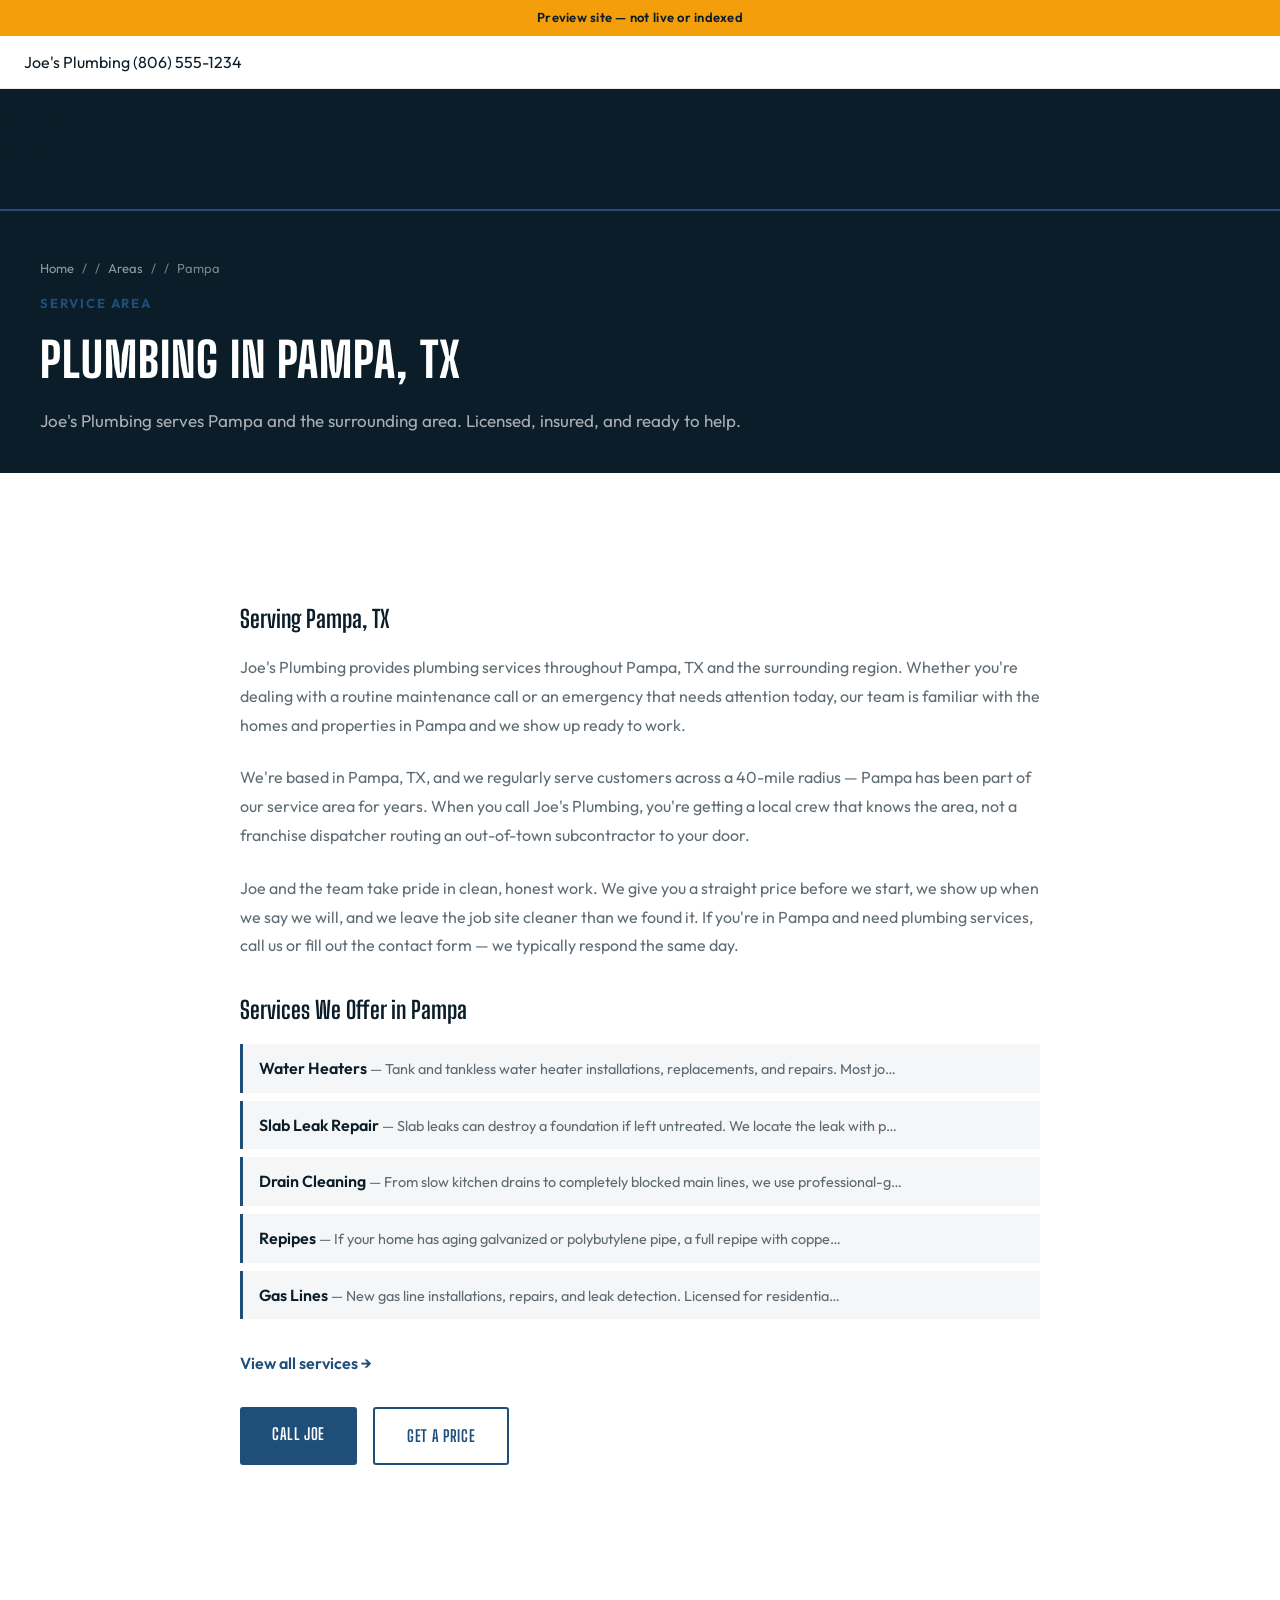
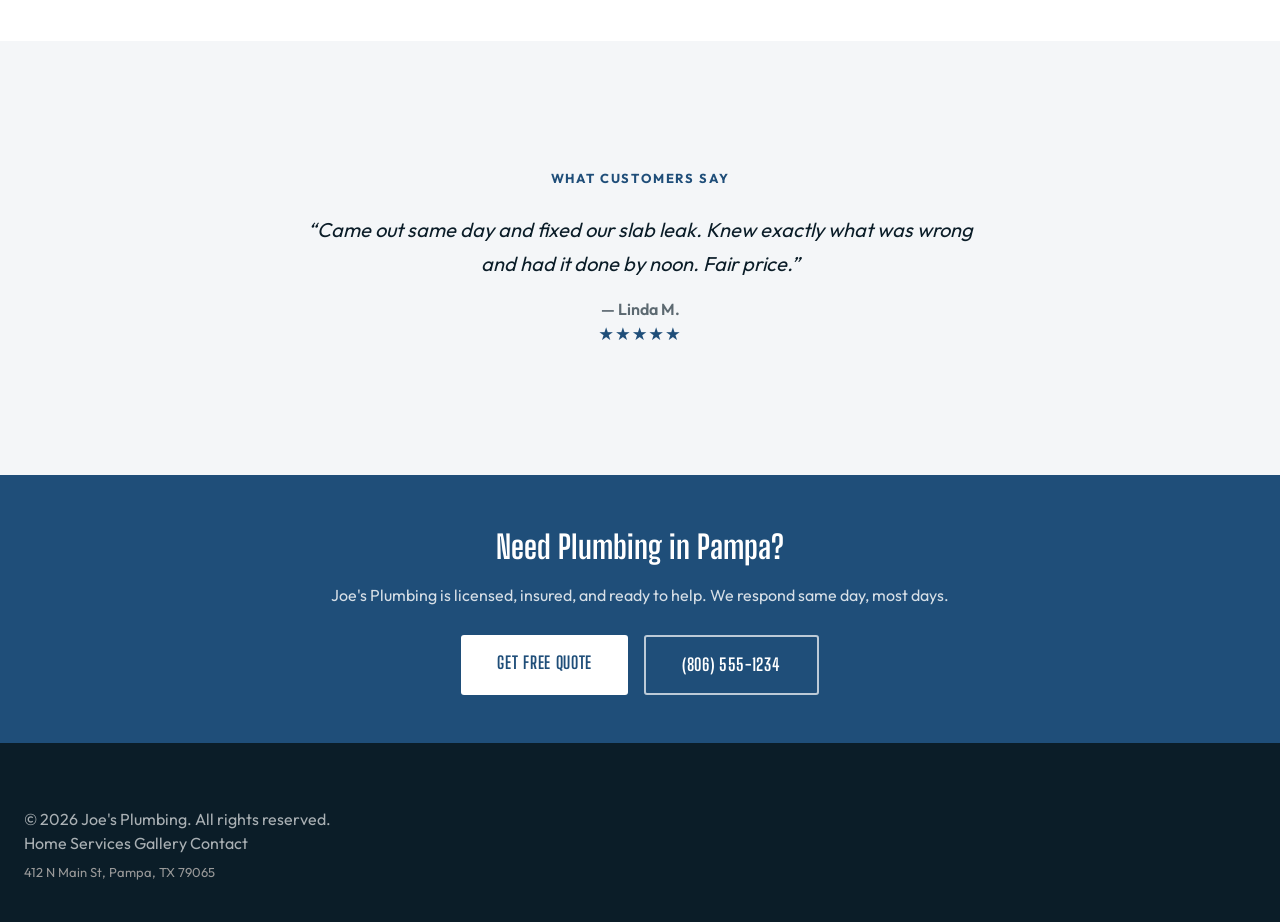
<file: areas/pampa.html>
<!DOCTYPE html>
<html lang="en">
<head>
  <meta charset="UTF-8">
  <meta name="viewport" content="width=device-width, initial-scale=1">
  <title>Plumbing in Pampa, TX &mdash; Joe&#39;s Plumbing</title><meta name="robots" content="noindex, nofollow">  <meta property="og:title"       content="Plumbing in Pampa, TX &mdash; Joe&#39;s Plumbing">
  <meta property="og:description" content="Joe&#39;s Plumbing provides plumbing services in Pampa, TX and surrounding areas.">
  <meta property="og:type"        content="website">
  <link rel="icon" type="image/svg+xml" href="data:image/svg+xml,%3Csvg xmlns='http://www.w3.org/2000/svg' viewBox='0 0 32 32'%3E%3Crect width='32' height='32' fill='%231f4e79'/%3E%3Ctext x='16' y='22' font-family='sans-serif' font-size='18' font-weight='bold' fill='white' text-anchor='middle'%3EJ%3C/text%3E%3C/svg%3E">
  <link rel="preconnect" href="https://fonts.googleapis.com">
  <link rel="preconnect" href="https://fonts.gstatic.com" crossorigin>
  <link rel="stylesheet" href="https://fonts.googleapis.com/css2?family=Big+Shoulders+Display:wght@800&amp;family=Outfit:wght@400;600&display=swap">
  <style>:root { --accent: #1f4e79; --font-display: 'Big Shoulders Display', sans-serif; --font-body: 'Outfit', system-ui, sans-serif; }</style>
  <link rel="stylesheet" href="../style.css">
</head>
<body><div class="preview-banner" role="alert">Preview site &mdash; not live or indexed</div>
<header class="site-header" role="banner">
  <div class="site-header-inner">
    <a href="../index.html" class="site-logo">Joe&#39;s Plumbing</a>
    <a href="tel:8065551234" class="header-phone">(806) 555-1234</a>
  </div>
</header>

<nav class="site-nav" role="navigation" aria-label="Main navigation">
  <div class="site-nav-inner">
    <ul class="nav-list">
      <li><a href="../index.html">Home</a></li>
      <li><a href="../services.html">Services</a></li>
      <li><a href="../gallery.html">Gallery</a></li>
      <li><a href="../contact.html">Contact</a></li>
    </ul>
    <a href="tel:8065551234" class="nav-cta">(806) 555-1234</a>
  </div>
</nav>

<div class="page-hero">
  <div class="page-hero-inner">
    <nav class="breadcrumb" aria-label="breadcrumb">
      <a href="../index.html">Home</a><span>/</span><a href="../index.html#service-area">Areas</a><span>/</span><span>Pampa</span>
    </nav>
    <p class="page-hero-eyebrow">Service Area</p>
    <h1 class="page-hero-title">Plumbing in Pampa, TX</h1>
    <p class="page-hero-sub">Joe&#39;s Plumbing serves Pampa and the surrounding area. Licensed, insured, and ready to help.</p>
  </div>
</div>

<main>
  <section class="section">
    <div class="section-inner" style="max-width:800px">

      <h2 style="font-family:var(--font-display);font-size:1.5rem;margin-bottom:1rem">Serving Pampa, TX</h2>
      <p style="line-height:1.8;color:var(--muted);margin-bottom:1.5rem">
        Joe&#39;s Plumbing provides plumbing services throughout Pampa, TX and the surrounding region. Whether you're dealing with a routine maintenance call or an emergency that needs attention today, our team is familiar with the homes and properties in Pampa and we show up ready to work.
      </p>
      <p style="line-height:1.8;color:var(--muted);margin-bottom:1.5rem">
        We're based in Pampa, TX, and we regularly serve customers across a 40-mile radius — Pampa has been part of our service area for years. When you call Joe&#39;s Plumbing, you're getting a local crew that knows the area, not a franchise dispatcher routing an out-of-town subcontractor to your door.
      </p>
      <p style="line-height:1.8;color:var(--muted);margin-bottom:2rem">
        Joe and the team take pride in clean, honest work. We give you a straight price before we start, we show up when we say we will, and we leave the job site cleaner than we found it. If you're in Pampa and need plumbing services, call us or fill out the contact form — we typically respond the same day.
      </p>

      <h2 style="font-family:var(--font-display);font-size:1.5rem;margin-bottom:1rem">Services We Offer in Pampa</h2>
      <ul style="list-style:none;padding:0;margin-bottom:2rem;display:flex;flex-direction:column;gap:0.5rem">        <li style="padding:0.75rem 1rem;border-left:3px solid var(--accent);background:var(--surface,#f8f9fa)">
          <a href="../services.html" style="font-weight:600;color:var(--text);text-decoration:none">Water Heaters</a><span style="color:var(--muted);font-size:0.9rem"> &mdash; Tank and tankless water heater installations, replacements, and repairs. Most jo&hellip;</span>        </li>        <li style="padding:0.75rem 1rem;border-left:3px solid var(--accent);background:var(--surface,#f8f9fa)">
          <a href="../services.html" style="font-weight:600;color:var(--text);text-decoration:none">Slab Leak Repair</a><span style="color:var(--muted);font-size:0.9rem"> &mdash; Slab leaks can destroy a foundation if left untreated. We locate the leak with p&hellip;</span>        </li>        <li style="padding:0.75rem 1rem;border-left:3px solid var(--accent);background:var(--surface,#f8f9fa)">
          <a href="../services.html" style="font-weight:600;color:var(--text);text-decoration:none">Drain Cleaning</a><span style="color:var(--muted);font-size:0.9rem"> &mdash; From slow kitchen drains to completely blocked main lines, we use professional-g&hellip;</span>        </li>        <li style="padding:0.75rem 1rem;border-left:3px solid var(--accent);background:var(--surface,#f8f9fa)">
          <a href="../services.html" style="font-weight:600;color:var(--text);text-decoration:none">Repipes</a><span style="color:var(--muted);font-size:0.9rem"> &mdash; If your home has aging galvanized or polybutylene pipe, a full repipe with coppe&hellip;</span>        </li>        <li style="padding:0.75rem 1rem;border-left:3px solid var(--accent);background:var(--surface,#f8f9fa)">
          <a href="../services.html" style="font-weight:600;color:var(--text);text-decoration:none">Gas Lines</a><span style="color:var(--muted);font-size:0.9rem"> &mdash; New gas line installations, repairs, and leak detection. Licensed for residentia&hellip;</span>        </li>      </ul>
      <p style="margin-bottom:2rem"><a href="../services.html" style="color:var(--accent);font-weight:600">View all services &rarr;</a></p>

      <div style="display:flex;gap:1rem;flex-wrap:wrap;margin-bottom:3rem">
        <a href="tel:8065551234" style="background:var(--accent);color:#fff;font-family:var(--font-display);font-weight:700;padding:0.9375rem 2rem;border-radius:3px;letter-spacing:0.04em;text-transform:uppercase;text-decoration:none">Call Joe</a>
        <a href="../contact.html" style="border:2px solid var(--accent);color:var(--accent);font-family:var(--font-display);font-weight:700;padding:0.9375rem 2rem;border-radius:3px;letter-spacing:0.04em;text-transform:uppercase;text-decoration:none">Get a Price</a>
      </div>
    </div>
  </section>

  <section class="section section--surface">
    <div class="section-inner" style="max-width:700px;text-align:center">
      <span class="section-label">What Customers Say</span>
      <blockquote style="font-size:1.25rem;line-height:1.7;font-style:italic;color:var(--text);margin:1.5rem 0 1rem">&ldquo;Came out same day and fixed our slab leak. Knew exactly what was wrong and had it done by noon. Fair price.&rdquo;</blockquote>
      <p style="color:var(--muted);font-weight:600">&mdash; Linda M.</p>
      <p style="color:var(--accent);font-size:1.1rem;letter-spacing:0.05em">&#9733;&#9733;&#9733;&#9733;&#9733;</p>
    </div>
  </section>
  <section style="background:var(--accent);padding:3rem 1.5rem;text-align:center">
    <div style="max-width:640px;margin:0 auto">
      <h2 style="font-family:var(--font-display);font-size:2rem;color:#fff;font-weight:700;margin-bottom:0.75rem">Need Plumbing in Pampa?</h2>
      <p style="color:rgba(255,255,255,0.82);margin-bottom:1.75rem">Joe&#39;s Plumbing is licensed, insured, and ready to help. We respond same day, most days.</p>
      <div style="display:flex;gap:1rem;justify-content:center;flex-wrap:wrap">
        <a href="../contact.html" style="background:#fff;color:var(--accent);font-family:var(--font-display);font-weight:700;font-size:1.0625rem;padding:0.9375rem 2.25rem;border-radius:3px;letter-spacing:0.04em;text-transform:uppercase;text-decoration:none">Get Free Quote</a>
        <a href="tel:8065551234" style="background:transparent;color:#fff;border:2px solid rgba(255,255,255,0.7);font-family:var(--font-display);font-weight:700;font-size:1.0625rem;padding:0.9375rem 2.25rem;border-radius:3px;letter-spacing:0.04em;text-transform:uppercase;text-decoration:none">(806) 555-1234</a>
      </div>
    </div>
  </section>
</main>

<footer class="site-footer">
  <div class="site-footer-inner">
    <p>&copy; 2026 Joe&#39;s Plumbing. All rights reserved.</p>
    <nav class="footer-nav" aria-label="Footer navigation">
      <a href="../index.html">Home</a>
      <a href="../services.html">Services</a>
      <a href="../gallery.html">Gallery</a>
      <a href="../contact.html">Contact</a>
    </nav>
    <p style="font-size:0.8125rem;color:var(--text-muted,#999);margin-top:0.5rem">412 N Main St, Pampa, TX 79065</p>
  </div>
</footer>

<div class="sticky-mobile-ctas" aria-label="Quick contact">
  <a href="../contact.html" class="sticky-book">Book Now</a>
  <a href="tel:8065551234" class="sticky-phone">
    <svg width="14" height="14" viewBox="0 0 24 24" fill="none" stroke="currentColor" stroke-width="2.5" aria-hidden="true"><path d="M22 16.92v3a2 2 0 01-2.18 2 19.79 19.79 0 01-8.63-3.07A19.5 19.5 0 013.07 9.81a19.79 19.79 0 01-3.07-8.64A2 2 0 012 0h3a2 2 0 012 1.72c.127.96.36 1.903.7 2.81a2 2 0 01-.45 2.11L6.09 7.91a16 16 0 006 6l1.27-1.27a2 2 0 012.11-.45c.907.34 1.85.573 2.81.7A2 2 0 0122 14.92z"/></svg>
    (806) 555-1234
  </a>
</div>
<script>
(function(){
  // ── Header shrink after 80px ──────────────────────────────
  var nav=document.getElementById('site-nav');
  function onScroll(){
    if(nav){
      if(window.scrollY>80){nav.classList.add('scrolled');}
      else{nav.classList.remove('scrolled');}
    }
  }
  window.addEventListener('scroll',onScroll,{passive:true});

  // ── Scroll reveal (fade up 16px, 400ms) ──────────────────
  if('IntersectionObserver' in window){
    var io=new IntersectionObserver(function(entries){
      entries.forEach(function(e){
        if(e.isIntersecting){
          e.target.classList.add('is-visible');
          io.unobserve(e.target);
        }
      });
    },{threshold:0.12});
    document.querySelectorAll('.reveal').forEach(function(el){io.observe(el);});
  }else{
    document.querySelectorAll('.reveal').forEach(function(el){el.classList.add('is-visible');});
  }

  // ── Today row highlight in hours tables ──────────────────
  var t=new Date().getDay();
  var rows=document.querySelectorAll('tr[data-jsday]');
  for(var i=0;i<rows.length;i++){
    if(parseInt(rows[i].getAttribute('data-jsday'),10)===t){
      rows[i].classList.add('today-row');break;
    }
  }

  // ── Hamburger menu ────────────────────────────────────────
  var btn=document.getElementById('nav-hamburger');
  var menu=document.getElementById('mobile-menu');
  var closeBtn=document.getElementById('mobile-menu-close');
  function openMenu(){
    if(!menu)return;
    menu.classList.add('is-open');
    btn&&btn.setAttribute('aria-expanded','true');
    document.body.style.overflow='hidden';
  }
  function closeMenu(){
    if(!menu)return;
    menu.classList.remove('is-open');
    btn&&btn.setAttribute('aria-expanded','false');
    document.body.style.overflow='';
  }
  btn&&btn.addEventListener('click',openMenu);
  closeBtn&&closeBtn.addEventListener('click',closeMenu);
  document.addEventListener('keydown',function(e){if(e.key==='Escape')closeMenu();});
  // Close on nav link tap
  menu&&menu.querySelectorAll('a').forEach(function(a){a.addEventListener('click',closeMenu);});

  // ── Reviews carousel dots ─────────────────────────────────
  var carousel=document.querySelector('.reviews-carousel');
  var dotsWrap=document.querySelector('.reviews-dots');
  if(carousel&&dotsWrap){
    var cards=carousel.querySelectorAll('.review-card');
    var dots=dotsWrap.querySelectorAll('.reviews-dot');
    function updateDots(){
      var idx=Math.round(carousel.scrollLeft/(carousel.scrollWidth/cards.length));
      dots.forEach(function(d,i){d.classList.toggle('active',i===idx);});
    }
    carousel.addEventListener('scroll',updateDots,{passive:true});
    dots.forEach(function(d,i){
      d.addEventListener('click',function(){
        carousel.scrollTo({left:i*(carousel.scrollWidth/cards.length),behavior:'smooth'});
      });
    });
    if(dots.length)dots[0].classList.add('active');
  }
})();
</script></body>
</html>
</file>
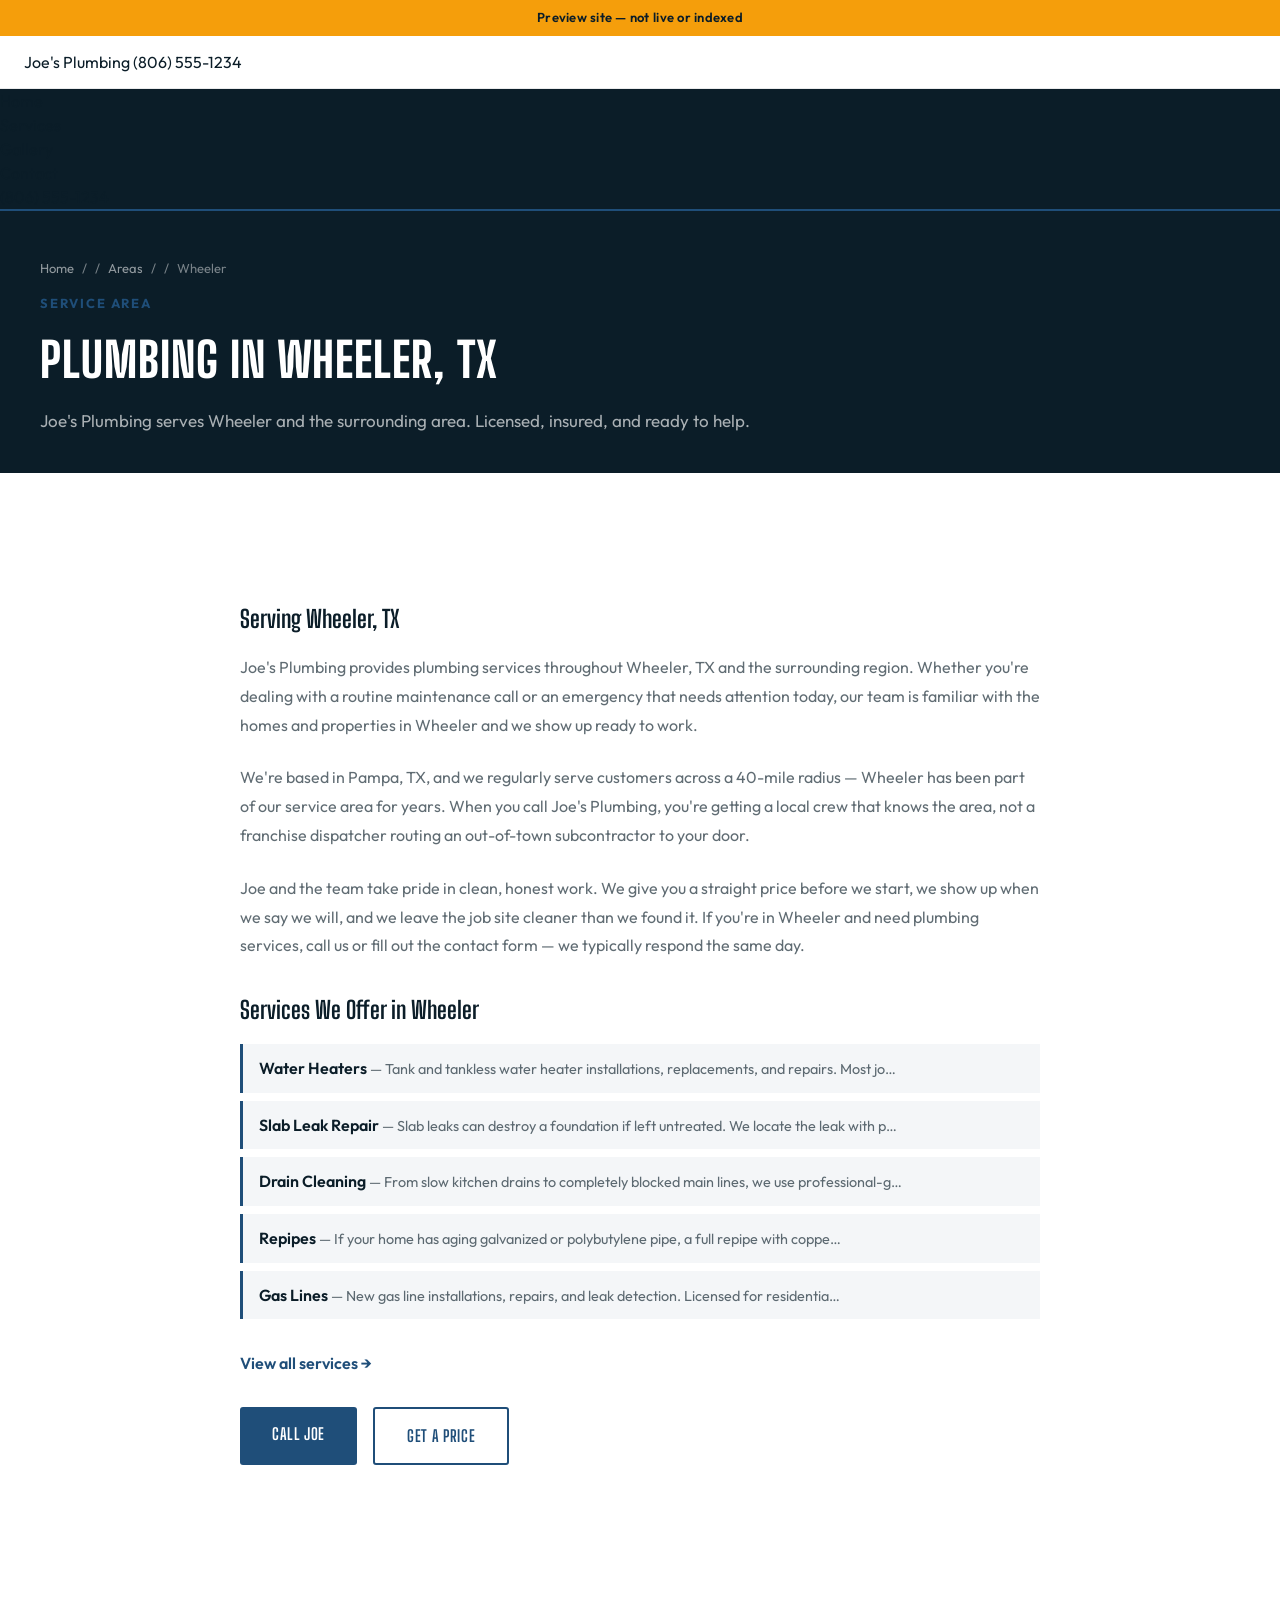
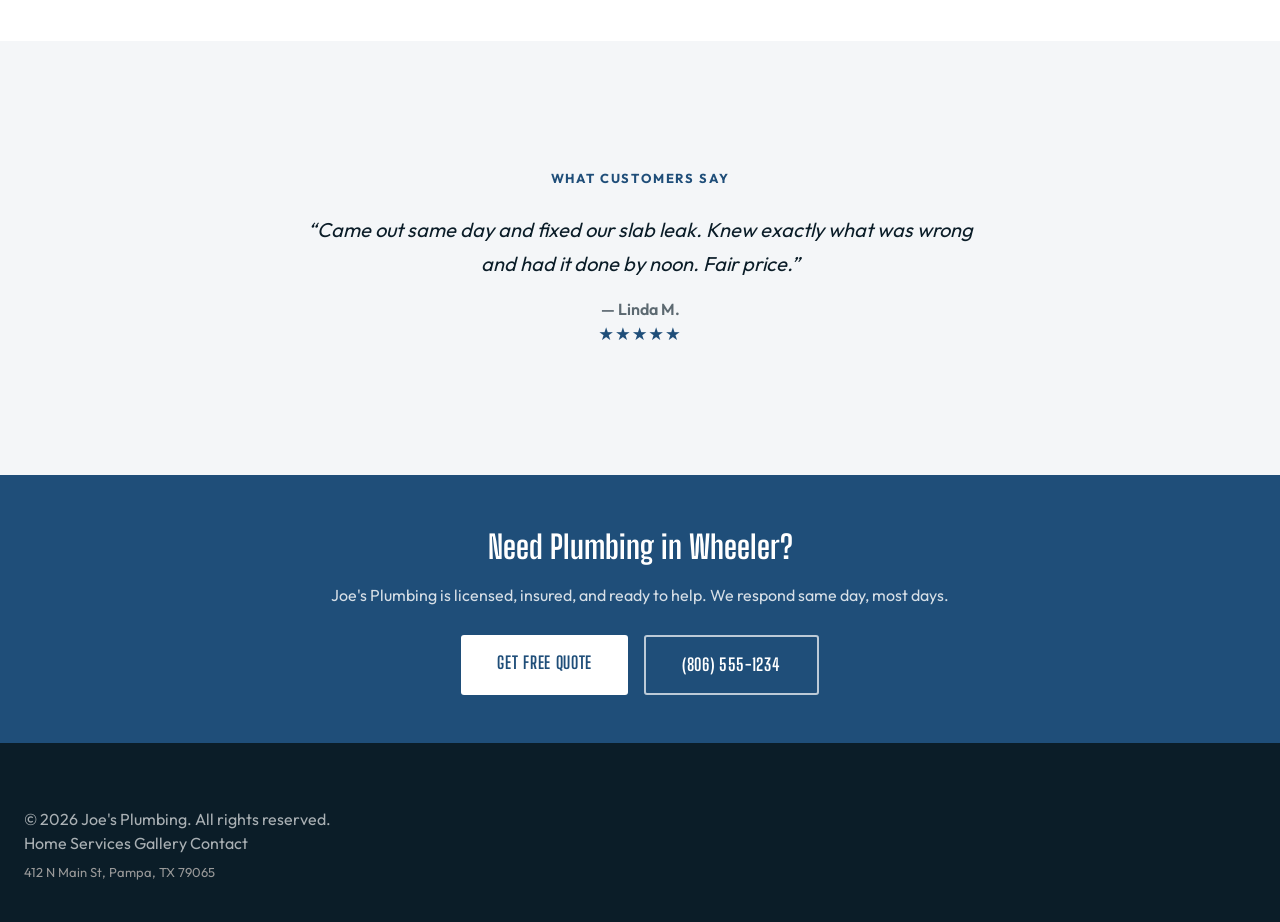
<file: areas/wheeler.html>
<!DOCTYPE html>
<html lang="en">
<head>
  <meta charset="UTF-8">
  <meta name="viewport" content="width=device-width, initial-scale=1">
  <title>Plumbing in Wheeler, TX &mdash; Joe&#39;s Plumbing</title><meta name="robots" content="noindex, nofollow">  <meta property="og:title"       content="Plumbing in Wheeler, TX &mdash; Joe&#39;s Plumbing">
  <meta property="og:description" content="Joe&#39;s Plumbing provides plumbing services in Wheeler, TX and surrounding areas.">
  <meta property="og:type"        content="website">
  <link rel="icon" type="image/svg+xml" href="data:image/svg+xml,%3Csvg xmlns='http://www.w3.org/2000/svg' viewBox='0 0 32 32'%3E%3Crect width='32' height='32' fill='%231f4e79'/%3E%3Ctext x='16' y='22' font-family='sans-serif' font-size='18' font-weight='bold' fill='white' text-anchor='middle'%3EJ%3C/text%3E%3C/svg%3E">
  <link rel="preconnect" href="https://fonts.googleapis.com">
  <link rel="preconnect" href="https://fonts.gstatic.com" crossorigin>
  <link rel="stylesheet" href="https://fonts.googleapis.com/css2?family=Big+Shoulders+Display:wght@800&amp;family=Outfit:wght@400;600&display=swap">
  <style>:root { --accent: #1f4e79; --font-display: 'Big Shoulders Display', sans-serif; --font-body: 'Outfit', system-ui, sans-serif; }</style>
  <link rel="stylesheet" href="../style.css">
</head>
<body><div class="preview-banner" role="alert">Preview site &mdash; not live or indexed</div>
<header class="site-header" role="banner">
  <div class="site-header-inner">
    <a href="../index.html" class="site-logo">Joe&#39;s Plumbing</a>
    <a href="tel:8065551234" class="header-phone">(806) 555-1234</a>
  </div>
</header>

<nav class="site-nav" role="navigation" aria-label="Main navigation">
  <div class="site-nav-inner">
    <ul class="nav-list">
      <li><a href="../index.html">Home</a></li>
      <li><a href="../services.html">Services</a></li>
      <li><a href="../gallery.html">Gallery</a></li>
      <li><a href="../contact.html">Contact</a></li>
    </ul>
    <a href="tel:8065551234" class="nav-cta">(806) 555-1234</a>
  </div>
</nav>

<div class="page-hero">
  <div class="page-hero-inner">
    <nav class="breadcrumb" aria-label="breadcrumb">
      <a href="../index.html">Home</a><span>/</span><a href="../index.html#service-area">Areas</a><span>/</span><span>Wheeler</span>
    </nav>
    <p class="page-hero-eyebrow">Service Area</p>
    <h1 class="page-hero-title">Plumbing in Wheeler, TX</h1>
    <p class="page-hero-sub">Joe&#39;s Plumbing serves Wheeler and the surrounding area. Licensed, insured, and ready to help.</p>
  </div>
</div>

<main>
  <section class="section">
    <div class="section-inner" style="max-width:800px">

      <h2 style="font-family:var(--font-display);font-size:1.5rem;margin-bottom:1rem">Serving Wheeler, TX</h2>
      <p style="line-height:1.8;color:var(--muted);margin-bottom:1.5rem">
        Joe&#39;s Plumbing provides plumbing services throughout Wheeler, TX and the surrounding region. Whether you're dealing with a routine maintenance call or an emergency that needs attention today, our team is familiar with the homes and properties in Wheeler and we show up ready to work.
      </p>
      <p style="line-height:1.8;color:var(--muted);margin-bottom:1.5rem">
        We're based in Pampa, TX, and we regularly serve customers across a 40-mile radius — Wheeler has been part of our service area for years. When you call Joe&#39;s Plumbing, you're getting a local crew that knows the area, not a franchise dispatcher routing an out-of-town subcontractor to your door.
      </p>
      <p style="line-height:1.8;color:var(--muted);margin-bottom:2rem">
        Joe and the team take pride in clean, honest work. We give you a straight price before we start, we show up when we say we will, and we leave the job site cleaner than we found it. If you're in Wheeler and need plumbing services, call us or fill out the contact form — we typically respond the same day.
      </p>

      <h2 style="font-family:var(--font-display);font-size:1.5rem;margin-bottom:1rem">Services We Offer in Wheeler</h2>
      <ul style="list-style:none;padding:0;margin-bottom:2rem;display:flex;flex-direction:column;gap:0.5rem">        <li style="padding:0.75rem 1rem;border-left:3px solid var(--accent);background:var(--surface,#f8f9fa)">
          <a href="../services.html" style="font-weight:600;color:var(--text);text-decoration:none">Water Heaters</a><span style="color:var(--muted);font-size:0.9rem"> &mdash; Tank and tankless water heater installations, replacements, and repairs. Most jo&hellip;</span>        </li>        <li style="padding:0.75rem 1rem;border-left:3px solid var(--accent);background:var(--surface,#f8f9fa)">
          <a href="../services.html" style="font-weight:600;color:var(--text);text-decoration:none">Slab Leak Repair</a><span style="color:var(--muted);font-size:0.9rem"> &mdash; Slab leaks can destroy a foundation if left untreated. We locate the leak with p&hellip;</span>        </li>        <li style="padding:0.75rem 1rem;border-left:3px solid var(--accent);background:var(--surface,#f8f9fa)">
          <a href="../services.html" style="font-weight:600;color:var(--text);text-decoration:none">Drain Cleaning</a><span style="color:var(--muted);font-size:0.9rem"> &mdash; From slow kitchen drains to completely blocked main lines, we use professional-g&hellip;</span>        </li>        <li style="padding:0.75rem 1rem;border-left:3px solid var(--accent);background:var(--surface,#f8f9fa)">
          <a href="../services.html" style="font-weight:600;color:var(--text);text-decoration:none">Repipes</a><span style="color:var(--muted);font-size:0.9rem"> &mdash; If your home has aging galvanized or polybutylene pipe, a full repipe with coppe&hellip;</span>        </li>        <li style="padding:0.75rem 1rem;border-left:3px solid var(--accent);background:var(--surface,#f8f9fa)">
          <a href="../services.html" style="font-weight:600;color:var(--text);text-decoration:none">Gas Lines</a><span style="color:var(--muted);font-size:0.9rem"> &mdash; New gas line installations, repairs, and leak detection. Licensed for residentia&hellip;</span>        </li>      </ul>
      <p style="margin-bottom:2rem"><a href="../services.html" style="color:var(--accent);font-weight:600">View all services &rarr;</a></p>

      <div style="display:flex;gap:1rem;flex-wrap:wrap;margin-bottom:3rem">
        <a href="tel:8065551234" style="background:var(--accent);color:#fff;font-family:var(--font-display);font-weight:700;padding:0.9375rem 2rem;border-radius:3px;letter-spacing:0.04em;text-transform:uppercase;text-decoration:none">Call Joe</a>
        <a href="../contact.html" style="border:2px solid var(--accent);color:var(--accent);font-family:var(--font-display);font-weight:700;padding:0.9375rem 2rem;border-radius:3px;letter-spacing:0.04em;text-transform:uppercase;text-decoration:none">Get a Price</a>
      </div>
    </div>
  </section>

  <section class="section section--surface">
    <div class="section-inner" style="max-width:700px;text-align:center">
      <span class="section-label">What Customers Say</span>
      <blockquote style="font-size:1.25rem;line-height:1.7;font-style:italic;color:var(--text);margin:1.5rem 0 1rem">&ldquo;Came out same day and fixed our slab leak. Knew exactly what was wrong and had it done by noon. Fair price.&rdquo;</blockquote>
      <p style="color:var(--muted);font-weight:600">&mdash; Linda M.</p>
      <p style="color:var(--accent);font-size:1.1rem;letter-spacing:0.05em">&#9733;&#9733;&#9733;&#9733;&#9733;</p>
    </div>
  </section>
  <section style="background:var(--accent);padding:3rem 1.5rem;text-align:center">
    <div style="max-width:640px;margin:0 auto">
      <h2 style="font-family:var(--font-display);font-size:2rem;color:#fff;font-weight:700;margin-bottom:0.75rem">Need Plumbing in Wheeler?</h2>
      <p style="color:rgba(255,255,255,0.82);margin-bottom:1.75rem">Joe&#39;s Plumbing is licensed, insured, and ready to help. We respond same day, most days.</p>
      <div style="display:flex;gap:1rem;justify-content:center;flex-wrap:wrap">
        <a href="../contact.html" style="background:#fff;color:var(--accent);font-family:var(--font-display);font-weight:700;font-size:1.0625rem;padding:0.9375rem 2.25rem;border-radius:3px;letter-spacing:0.04em;text-transform:uppercase;text-decoration:none">Get Free Quote</a>
        <a href="tel:8065551234" style="background:transparent;color:#fff;border:2px solid rgba(255,255,255,0.7);font-family:var(--font-display);font-weight:700;font-size:1.0625rem;padding:0.9375rem 2.25rem;border-radius:3px;letter-spacing:0.04em;text-transform:uppercase;text-decoration:none">(806) 555-1234</a>
      </div>
    </div>
  </section>
</main>

<footer class="site-footer">
  <div class="site-footer-inner">
    <p>&copy; 2026 Joe&#39;s Plumbing. All rights reserved.</p>
    <nav class="footer-nav" aria-label="Footer navigation">
      <a href="../index.html">Home</a>
      <a href="../services.html">Services</a>
      <a href="../gallery.html">Gallery</a>
      <a href="../contact.html">Contact</a>
    </nav>
    <p style="font-size:0.8125rem;color:var(--text-muted,#999);margin-top:0.5rem">412 N Main St, Pampa, TX 79065</p>
  </div>
</footer>

<div class="sticky-mobile-ctas" aria-label="Quick contact">
  <a href="../contact.html" class="sticky-book">Book Now</a>
  <a href="tel:8065551234" class="sticky-phone">
    <svg width="14" height="14" viewBox="0 0 24 24" fill="none" stroke="currentColor" stroke-width="2.5" aria-hidden="true"><path d="M22 16.92v3a2 2 0 01-2.18 2 19.79 19.79 0 01-8.63-3.07A19.5 19.5 0 013.07 9.81a19.79 19.79 0 01-3.07-8.64A2 2 0 012 0h3a2 2 0 012 1.72c.127.96.36 1.903.7 2.81a2 2 0 01-.45 2.11L6.09 7.91a16 16 0 006 6l1.27-1.27a2 2 0 012.11-.45c.907.34 1.85.573 2.81.7A2 2 0 0122 14.92z"/></svg>
    (806) 555-1234
  </a>
</div>
<script>
(function(){
  // ── Header shrink after 80px ──────────────────────────────
  var nav=document.getElementById('site-nav');
  function onScroll(){
    if(nav){
      if(window.scrollY>80){nav.classList.add('scrolled');}
      else{nav.classList.remove('scrolled');}
    }
  }
  window.addEventListener('scroll',onScroll,{passive:true});

  // ── Scroll reveal (fade up 16px, 400ms) ──────────────────
  if('IntersectionObserver' in window){
    var io=new IntersectionObserver(function(entries){
      entries.forEach(function(e){
        if(e.isIntersecting){
          e.target.classList.add('is-visible');
          io.unobserve(e.target);
        }
      });
    },{threshold:0.12});
    document.querySelectorAll('.reveal').forEach(function(el){io.observe(el);});
  }else{
    document.querySelectorAll('.reveal').forEach(function(el){el.classList.add('is-visible');});
  }

  // ── Today row highlight in hours tables ──────────────────
  var t=new Date().getDay();
  var rows=document.querySelectorAll('tr[data-jsday]');
  for(var i=0;i<rows.length;i++){
    if(parseInt(rows[i].getAttribute('data-jsday'),10)===t){
      rows[i].classList.add('today-row');break;
    }
  }

  // ── Hamburger menu ────────────────────────────────────────
  var btn=document.getElementById('nav-hamburger');
  var menu=document.getElementById('mobile-menu');
  var closeBtn=document.getElementById('mobile-menu-close');
  function openMenu(){
    if(!menu)return;
    menu.classList.add('is-open');
    btn&&btn.setAttribute('aria-expanded','true');
    document.body.style.overflow='hidden';
  }
  function closeMenu(){
    if(!menu)return;
    menu.classList.remove('is-open');
    btn&&btn.setAttribute('aria-expanded','false');
    document.body.style.overflow='';
  }
  btn&&btn.addEventListener('click',openMenu);
  closeBtn&&closeBtn.addEventListener('click',closeMenu);
  document.addEventListener('keydown',function(e){if(e.key==='Escape')closeMenu();});
  // Close on nav link tap
  menu&&menu.querySelectorAll('a').forEach(function(a){a.addEventListener('click',closeMenu);});

  // ── Reviews carousel dots ─────────────────────────────────
  var carousel=document.querySelector('.reviews-carousel');
  var dotsWrap=document.querySelector('.reviews-dots');
  if(carousel&&dotsWrap){
    var cards=carousel.querySelectorAll('.review-card');
    var dots=dotsWrap.querySelectorAll('.reviews-dot');
    function updateDots(){
      var idx=Math.round(carousel.scrollLeft/(carousel.scrollWidth/cards.length));
      dots.forEach(function(d,i){d.classList.toggle('active',i===idx);});
    }
    carousel.addEventListener('scroll',updateDots,{passive:true});
    dots.forEach(function(d,i){
      d.addEventListener('click',function(){
        carousel.scrollTo({left:i*(carousel.scrollWidth/cards.length),behavior:'smooth'});
      });
    });
    if(dots.length)dots[0].classList.add('active');
  }
})();
</script></body>
</html>
</file>
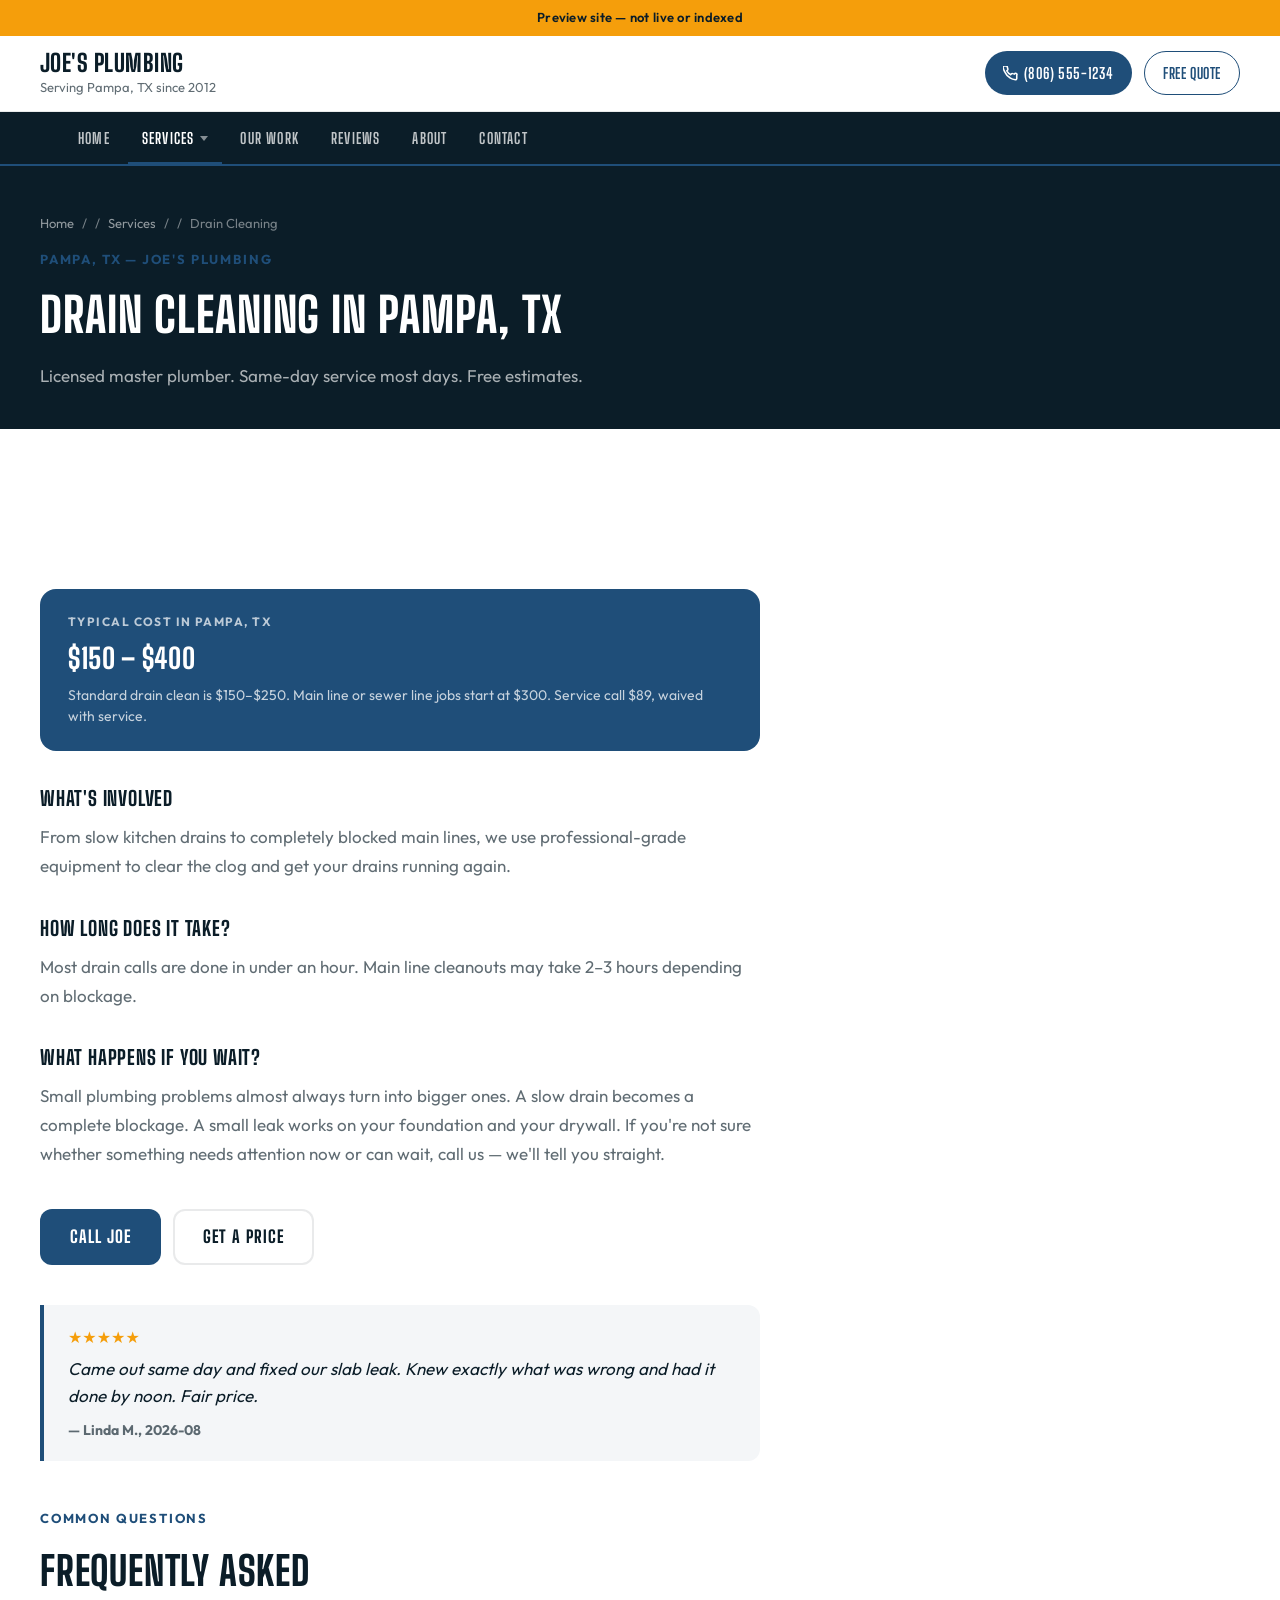
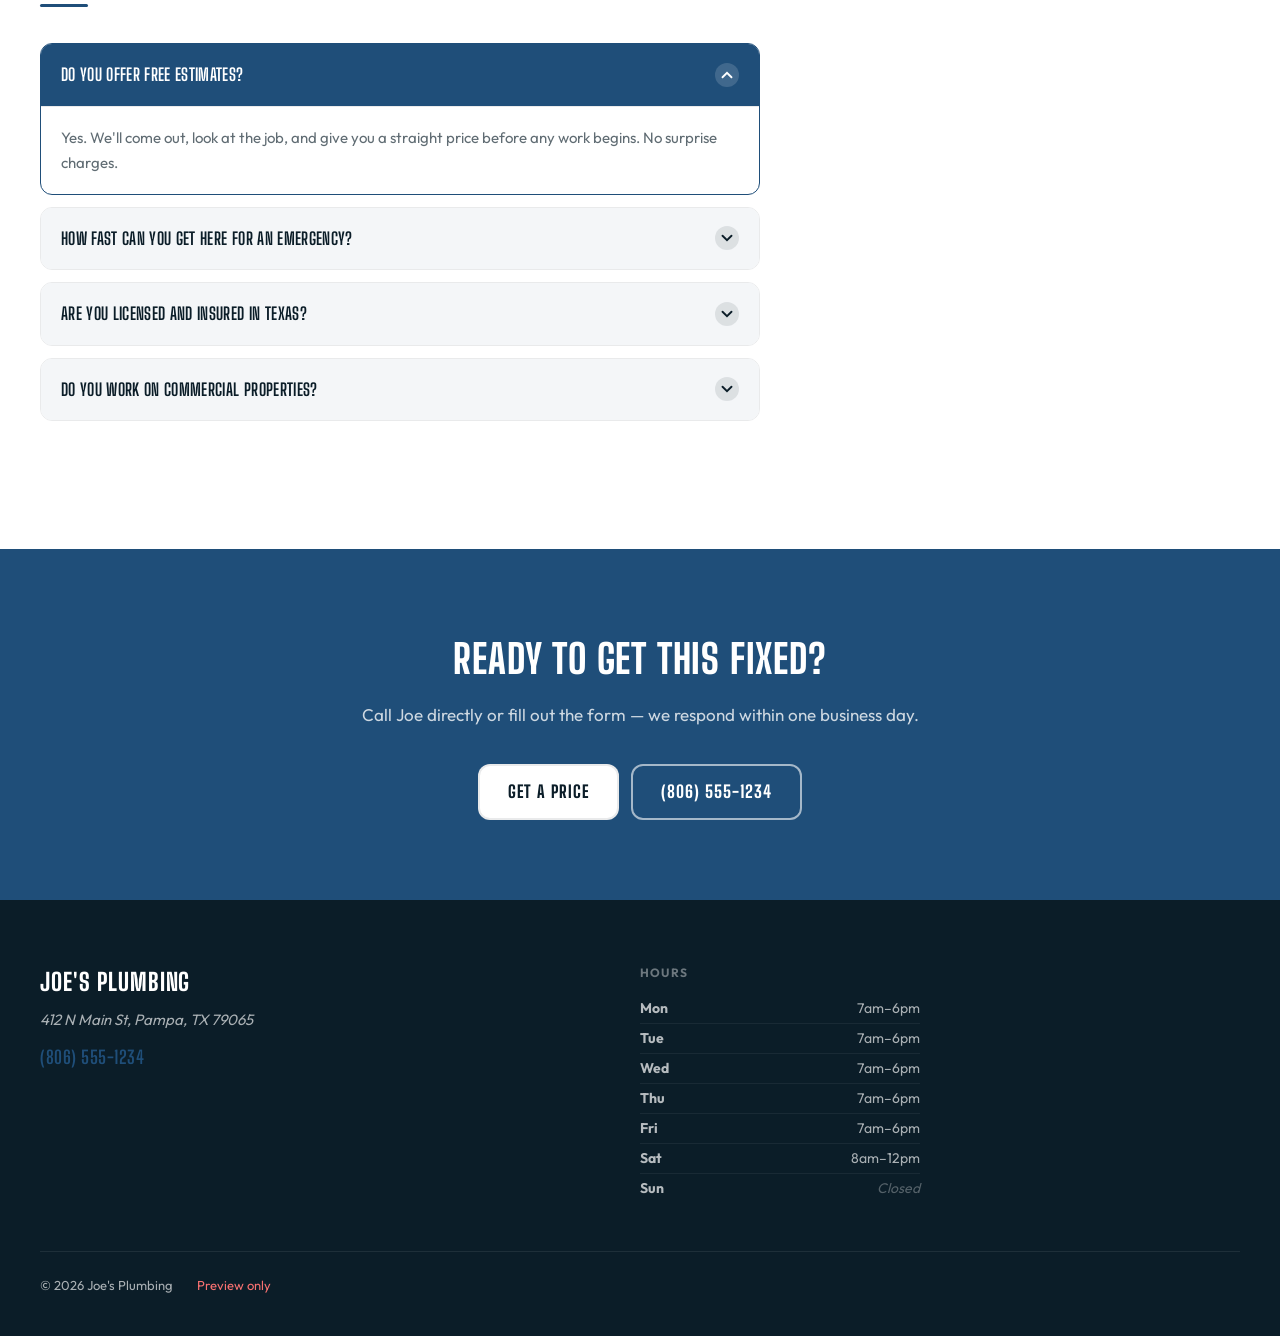
<file: services/drain-cleaning.html>
<!DOCTYPE html>
<html lang="en">
<head>
  <meta charset="UTF-8">
  <meta name="viewport" content="width=device-width, initial-scale=1">
  <title>Drain Cleaning in Pampa, TX &mdash; Joe&#39;s Plumbing</title>
  <meta name="description" content="Joe&#39;s Plumbing provides drain cleaning in Pampa, TX. From slow kitchen drains to completely blocked main lines, we use professional-grade equipment to clear the clog and get"><meta name="robots" content="noindex, nofollow">  <link rel="icon" type="image/svg+xml" href="data:image/svg+xml,%3Csvg xmlns='http://www.w3.org/2000/svg' viewBox='0 0 32 32'%3E%3Crect width='32' height='32' fill='%231f4e79'/%3E%3Ctext x='16' y='22' font-family='sans-serif' font-size='18' font-weight='bold' fill='white' text-anchor='middle'%3EJ%3C/text%3E%3C/svg%3E">
  <link rel="preconnect" href="https://fonts.googleapis.com">
  <link rel="preconnect" href="https://fonts.gstatic.com" crossorigin>
  <link rel="stylesheet" href="https://fonts.googleapis.com/css2?family=Big+Shoulders+Display:wght@800&amp;family=Outfit:wght@400;600&display=swap">
  <style>:root { --accent: #1f4e79; --font-display: 'Big Shoulders Display', sans-serif; --font-body: 'Outfit', system-ui, sans-serif; }</style>
  <link rel="stylesheet" href="../style.css">
  <style>
    .service-page-content { max-width: 720px; }
    .price-callout {
      background: var(--accent); color: #fff;
      border-radius: 16px; padding: 1.5rem 1.75rem;
      margin: 2rem 0;
    }
    .price-callout-label {
      font-size: 0.75rem; font-weight: 700; letter-spacing: 0.12em;
      text-transform: uppercase; color: rgba(255,255,255,0.7);
      margin-bottom: 0.375rem;
    }
    .price-callout-range {
      font-family: var(--font-display); font-size: 1.75rem; font-weight: 800;
      letter-spacing: 0.02em; text-transform: uppercase; color: #fff;
      margin-bottom: 0.375rem;
    }
    .price-callout-note { font-size: 0.875rem; color: rgba(255,255,255,0.75); }
    .service-body-section { margin-bottom: 2rem; }
    .service-body-section h2 {
      font-family: var(--font-display); font-size: 1.25rem; font-weight: 800;
      letter-spacing: 0.04em; text-transform: uppercase;
      color: var(--text); margin-bottom: 0.625rem;
    }
    .service-body-section p {
      font-size: 1.0625rem; color: var(--muted); line-height: 1.7;
    }
    .service-cta-row {
      display: flex; flex-direction: column; gap: 0.75rem;
      margin: 2.5rem 0;
    }
    @media (min-width: 480px) { .service-cta-row { flex-direction: row; } }
    .review-pullquote {
      background: var(--surface); border-left: 4px solid var(--accent);
      border-radius: 0 12px 12px 0; padding: 1.25rem 1.5rem; margin: 2rem 0;
    }
    .review-pullquote-text { font-size: 1.0625rem; color: var(--text); line-height: 1.6; font-style: italic; }
    .review-pullquote-attr { margin-top: 0.625rem; font-size: 0.875rem; font-weight: 700; color: var(--muted); }
    .review-pullquote-stars { color: var(--star); margin-bottom: 0.375rem; }
  </style>
</head>
<body><div class="preview-banner">Preview site &mdash; not live or indexed</div><header class="site-header">
  <div class="header-inner">
    <div class="header-brand">
      <a href="../index.html" class="header-name">Joe&#39;s Plumbing</a>
      <span class="header-tagline">Serving Pampa, TX since 2012</span>
    </div>
    <div class="header-actions">
      <a href="tel:8065551234" class="btn-call-header">
        <svg viewBox="0 0 24 24" fill="none" stroke="currentColor" stroke-width="2.5" aria-hidden="true"><path d="M22 16.92v3a2 2 0 01-2.18 2 19.79 19.79 0 01-8.63-3.07A19.5 19.5 0 013.07 9.81a19.79 19.79 0 01-3.07-8.64A2 2 0 012 0h3a2 2 0 012 1.72c.127.96.36 1.903.7 2.81a2 2 0 01-.45 2.11L6.09 7.91a16 16 0 006 6l1.27-1.27a2 2 0 012.11-.45c.907.34 1.85.573 2.81.7A2 2 0 0122 14.92z"/></svg>
        (806) 555-1234
      </a>
      <a href="../contact.html" class="btn-quote-header">Free Quote</a>
    </div>
  </div>
</header>
<nav class="site-nav" id="site-nav">
  <div class="nav-inner">
    <a href="../index.html">Home</a>
    <div class="nav-dropdown nav-active">
      <a href="../services.html">Services</a>
      <ul class="nav-dropdown-menu">        <li><a href="../services/water-heaters.html">Water Heaters</a></li>        <li><a href="../services/slab-leak-repair.html">Slab Leak Repair</a></li>        <li><a href="../services/drain-cleaning.html" style="color:var(--accent);font-weight:700">Drain Cleaning</a></li>        <li><a href="../services/repipes.html">Repipes</a></li>        <li><a href="../services/gas-lines.html">Gas Lines</a></li>      </ul>
    </div>
    <a href="../gallery.html">Our Work</a>
    <a href="../index.html#reviews">Reviews</a>
    <a href="../index.html#about">About</a>
    <a href="../contact.html">Contact</a>
    <button class="nav-hamburger" id="nav-hamburger" aria-label="Open menu" aria-expanded="false">
      <span></span><span></span><span></span>
    </button>
  </div>
</nav>
<div class="mobile-menu" id="mobile-menu">
  <div class="mobile-menu-header">
    <span class="mobile-menu-brand">Joe&#39;s Plumbing</span>
    <button class="mobile-menu-close" id="mobile-menu-close">&times;</button>
  </div>
  <nav class="mobile-menu-nav">
    <a href="../index.html">Home</a>
    <a href="../services.html">All Services</a>
    <a href="../gallery.html">Our Work</a>
    <a href="../contact.html">Contact</a>
  </nav>
  <div class="mobile-menu-ctas">
    <a href="../contact.html" class="mobile-cta-book">Book Now</a>
    <a href="tel:8065551234" class="mobile-cta-phone">(806) 555-1234</a>
  </div>
</div>

<div class="page-hero">
  <div class="page-hero-inner">
    <nav class="breadcrumb">
      <a href="../index.html">Home</a><span>/</span>
      <a href="../services.html">Services</a><span>/</span>
      <span>Drain Cleaning</span>
    </nav>
    <p class="page-hero-eyebrow">Pampa, TX &mdash; Joe&#39;s Plumbing</p>
    <h1 class="page-hero-title">Drain Cleaning in Pampa, TX</h1>
    <p class="page-hero-sub">Licensed master plumber. Same-day service most days. Free estimates.</p>
  </div>
</div>

<main>
  <section class="section">
    <div class="section-inner">
      <div class="service-page-content reveal">

        <div class="price-callout">
          <p class="price-callout-label">Typical Cost in Pampa, TX</p>
          <p class="price-callout-range">$150 – $400</p>          <p class="price-callout-note">Standard drain clean is $150–$250. Main line or sewer line jobs start at $300. Service call $89, waived with service.</p>        </div>
        <div class="service-body-section">
          <h2>What's Involved</h2>
          <p>From slow kitchen drains to completely blocked main lines, we use professional-grade equipment to clear the clog and get your drains running again.</p>
        </div>

        <div class="service-body-section">
          <h2>How Long Does It Take?</h2>          <p>Most drain calls are done in under an hour. Main line cleanouts may take 2–3 hours depending on blockage.</p>        </div>

        <div class="service-body-section">
          <h2>What Happens If You Wait?</h2>
          <p>Small plumbing problems almost always turn into bigger ones. A slow drain becomes a complete blockage. A small leak works on your foundation and your drywall. If you're not sure whether something needs attention now or can wait, call us — we'll tell you straight.</p>
        </div>

        <div class="service-cta-row">
          <a href="tel:8065551234" class="btn btn-primary">Call Joe</a>
          <a href="../contact.html" class="btn btn-secondary">Get a Price</a>
        </div>

        <div class="review-pullquote">
          <div class="review-pullquote-stars">★★★★★</div>
          <p class="review-pullquote-text">Came out same day and fixed our slab leak. Knew exactly what was wrong and had it done by noon. Fair price.</p>
          <p class="review-pullquote-attr">— Linda M., 2026-08</p>
        </div>
      </div>

      <div class="faq-list reveal" style="max-width:720px;margin-top:3rem">
        <span class="section-label">Common Questions</span>
        <h2 class="section-heading section-heading-underline" style="margin-bottom:1.5rem">Frequently Asked</h2>        <div class="faq-item">
          <details open>
            <summary>Do you offer free estimates?</summary>
            <div class="faq-answer">Yes. We&#39;ll come out, look at the job, and give you a straight price before any work begins. No surprise charges.</div>
          </details>
        </div>        <div class="faq-item">
          <details>
            <summary>How fast can you get here for an emergency?</summary>
            <div class="faq-answer">For emergencies within our service area, we aim to be on-site within 2 hours. Call us directly at (806) 555-1234 — don&#39;t use the form for emergencies.</div>
          </details>
        </div>        <div class="faq-item">
          <details>
            <summary>Are you licensed and insured in Texas?</summary>
            <div class="faq-answer">Yes. Joe holds a Texas Master Plumber license (TSBPE M-12345) and we carry full liability insurance. We&#39;re happy to provide proof of insurance before any job.</div>
          </details>
        </div>        <div class="faq-item">
          <details>
            <summary>Do you work on commercial properties?</summary>
            <div class="faq-answer">We primarily serve residential customers, but we handle small commercial jobs on a case-by-case basis. Call and describe the job and we&#39;ll let you know.</div>
          </details>
        </div>      </div>
    </div>
  </section>

  <div class="cta-band reveal">
    <div class="cta-band-inner">
      <h2 class="cta-band-headline">Ready to Get This Fixed?</h2>
      <p class="cta-band-sub">Call Joe directly or fill out the form &mdash; we respond within one business day.</p>
      <div class="cta-band-btns">
        <a href="../contact.html" class="btn btn-secondary">Get a Price</a>
        <a href="tel:8065551234" class="btn btn-ghost">(806) 555-1234</a>
      </div>
    </div>
  </div>
</main>

<footer class="site-footer">
  <div class="footer-grid">
    <div>
      <p class="footer-name">Joe&#39;s Plumbing</p>
      <address class="footer-address">412 N Main St, Pampa, TX 79065</address>
      <a class="footer-phone-link" href="tel:8065551234">(806) 555-1234</a>
    </div>
    <div>
      <p class="footer-hours-label">Hours</p>
      <ul class="footer-hours-list">        <li><strong>Mon</strong><span>7am–6pm</span></li>        <li><strong>Tue</strong><span>7am–6pm</span></li>        <li><strong>Wed</strong><span>7am–6pm</span></li>        <li><strong>Thu</strong><span>7am–6pm</span></li>        <li><strong>Fri</strong><span>7am–6pm</span></li>        <li><strong>Sat</strong><span>8am–12pm</span></li>        <li><strong>Sun</strong><span><em class="closed">Closed</em></span></li>      </ul>
    </div>
  </div>
  <div class="footer-bottom">
    <span>&copy; 2026 Joe&#39;s Plumbing</span><span class="footer-preview-note">Preview only</span>  </div>
</footer>

<div class="sticky-mobile-ctas" aria-label="Quick contact">
  <a href="../contact.html" class="sticky-book">Book Now</a>
  <a href="tel:8065551234" class="sticky-phone">(806) 555-1234</a>
</div>

<script>
(function(){
  var nav=document.getElementById('site-nav');
  window.addEventListener('scroll',function(){nav&&(nav.classList[window.scrollY>80?'add':'remove']('scrolled'));},{passive:true});
  if('IntersectionObserver' in window){var io=new IntersectionObserver(function(e){e.forEach(function(x){if(x.isIntersecting){x.target.classList.add('is-visible');io.unobserve(x.target);}});},{threshold:0.12});document.querySelectorAll('.reveal').forEach(function(el){io.observe(el);});}else{document.querySelectorAll('.reveal').forEach(function(el){el.classList.add('is-visible');});}
  var btn=document.getElementById('nav-hamburger'),menu=document.getElementById('mobile-menu'),closeBtn=document.getElementById('mobile-menu-close');
  function open(){menu&&menu.classList.add('is-open');btn&&btn.setAttribute('aria-expanded','true');document.body.style.overflow='hidden';}
  function close(){menu&&menu.classList.remove('is-open');btn&&btn.setAttribute('aria-expanded','false');document.body.style.overflow='';}
  btn&&btn.addEventListener('click',open);closeBtn&&closeBtn.addEventListener('click',close);
  document.addEventListener('keydown',function(e){if(e.key==='Escape')close();});
})();
</script>
</body>
</html>
</file>
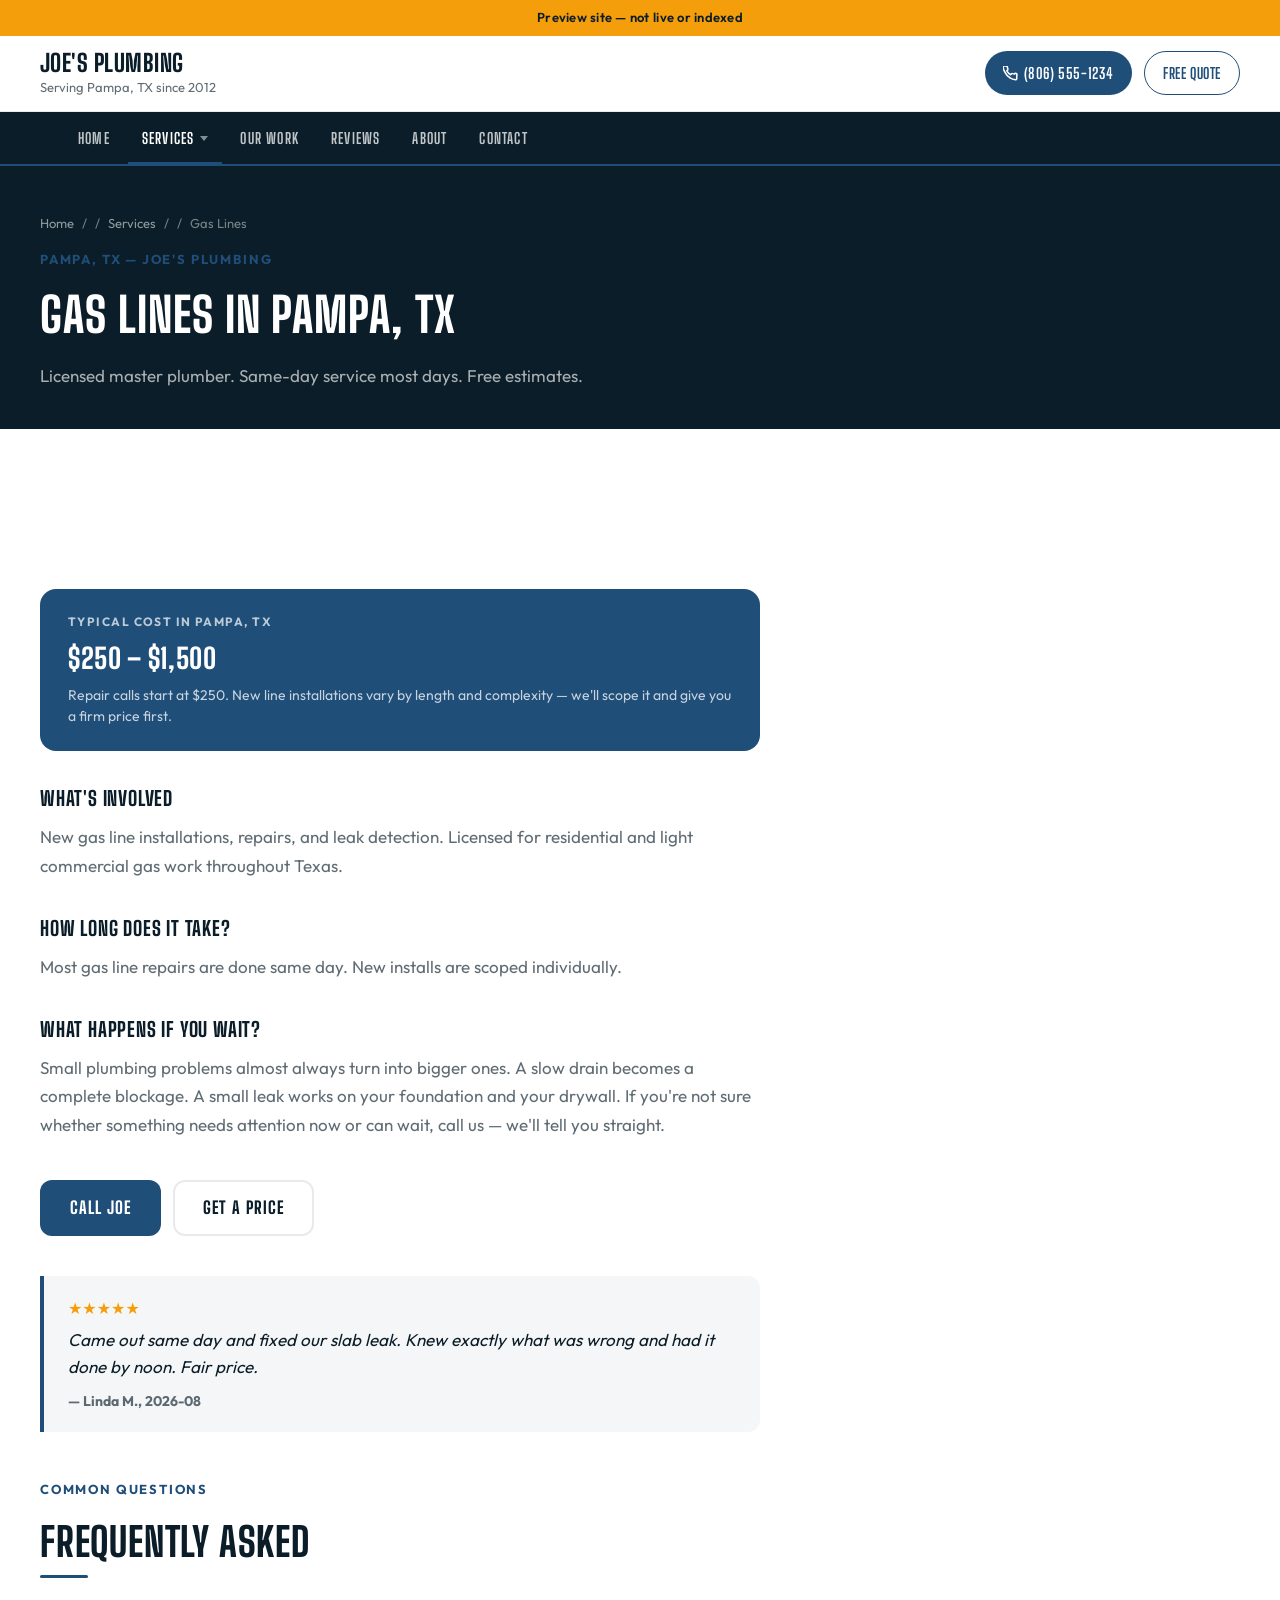
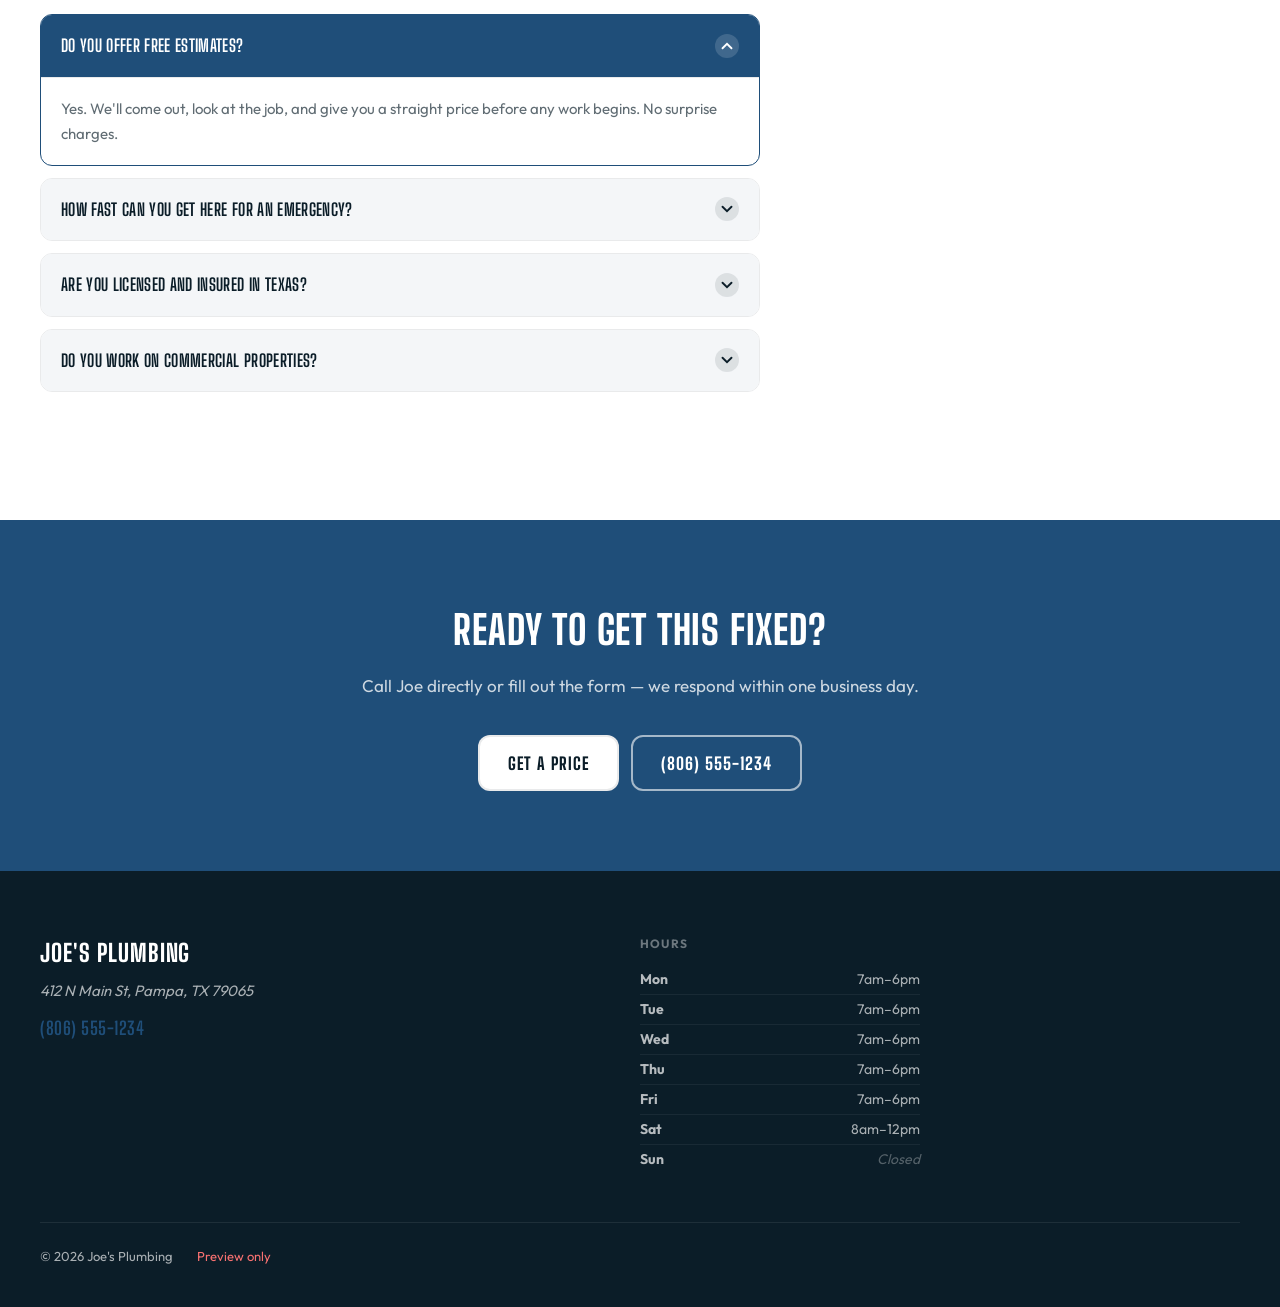
<file: services/gas-lines.html>
<!DOCTYPE html>
<html lang="en">
<head>
  <meta charset="UTF-8">
  <meta name="viewport" content="width=device-width, initial-scale=1">
  <title>Gas Lines in Pampa, TX &mdash; Joe&#39;s Plumbing</title>
  <meta name="description" content="Joe&#39;s Plumbing provides gas lines in Pampa, TX. New gas line installations, repairs, and leak detection. Licensed for residential and light commercial gas work througho"><meta name="robots" content="noindex, nofollow">  <link rel="icon" type="image/svg+xml" href="data:image/svg+xml,%3Csvg xmlns='http://www.w3.org/2000/svg' viewBox='0 0 32 32'%3E%3Crect width='32' height='32' fill='%231f4e79'/%3E%3Ctext x='16' y='22' font-family='sans-serif' font-size='18' font-weight='bold' fill='white' text-anchor='middle'%3EJ%3C/text%3E%3C/svg%3E">
  <link rel="preconnect" href="https://fonts.googleapis.com">
  <link rel="preconnect" href="https://fonts.gstatic.com" crossorigin>
  <link rel="stylesheet" href="https://fonts.googleapis.com/css2?family=Big+Shoulders+Display:wght@800&amp;family=Outfit:wght@400;600&display=swap">
  <style>:root { --accent: #1f4e79; --font-display: 'Big Shoulders Display', sans-serif; --font-body: 'Outfit', system-ui, sans-serif; }</style>
  <link rel="stylesheet" href="../style.css">
  <style>
    .service-page-content { max-width: 720px; }
    .price-callout {
      background: var(--accent); color: #fff;
      border-radius: 16px; padding: 1.5rem 1.75rem;
      margin: 2rem 0;
    }
    .price-callout-label {
      font-size: 0.75rem; font-weight: 700; letter-spacing: 0.12em;
      text-transform: uppercase; color: rgba(255,255,255,0.7);
      margin-bottom: 0.375rem;
    }
    .price-callout-range {
      font-family: var(--font-display); font-size: 1.75rem; font-weight: 800;
      letter-spacing: 0.02em; text-transform: uppercase; color: #fff;
      margin-bottom: 0.375rem;
    }
    .price-callout-note { font-size: 0.875rem; color: rgba(255,255,255,0.75); }
    .service-body-section { margin-bottom: 2rem; }
    .service-body-section h2 {
      font-family: var(--font-display); font-size: 1.25rem; font-weight: 800;
      letter-spacing: 0.04em; text-transform: uppercase;
      color: var(--text); margin-bottom: 0.625rem;
    }
    .service-body-section p {
      font-size: 1.0625rem; color: var(--muted); line-height: 1.7;
    }
    .service-cta-row {
      display: flex; flex-direction: column; gap: 0.75rem;
      margin: 2.5rem 0;
    }
    @media (min-width: 480px) { .service-cta-row { flex-direction: row; } }
    .review-pullquote {
      background: var(--surface); border-left: 4px solid var(--accent);
      border-radius: 0 12px 12px 0; padding: 1.25rem 1.5rem; margin: 2rem 0;
    }
    .review-pullquote-text { font-size: 1.0625rem; color: var(--text); line-height: 1.6; font-style: italic; }
    .review-pullquote-attr { margin-top: 0.625rem; font-size: 0.875rem; font-weight: 700; color: var(--muted); }
    .review-pullquote-stars { color: var(--star); margin-bottom: 0.375rem; }
  </style>
</head>
<body><div class="preview-banner">Preview site &mdash; not live or indexed</div><header class="site-header">
  <div class="header-inner">
    <div class="header-brand">
      <a href="../index.html" class="header-name">Joe&#39;s Plumbing</a>
      <span class="header-tagline">Serving Pampa, TX since 2012</span>
    </div>
    <div class="header-actions">
      <a href="tel:8065551234" class="btn-call-header">
        <svg viewBox="0 0 24 24" fill="none" stroke="currentColor" stroke-width="2.5" aria-hidden="true"><path d="M22 16.92v3a2 2 0 01-2.18 2 19.79 19.79 0 01-8.63-3.07A19.5 19.5 0 013.07 9.81a19.79 19.79 0 01-3.07-8.64A2 2 0 012 0h3a2 2 0 012 1.72c.127.96.36 1.903.7 2.81a2 2 0 01-.45 2.11L6.09 7.91a16 16 0 006 6l1.27-1.27a2 2 0 012.11-.45c.907.34 1.85.573 2.81.7A2 2 0 0122 14.92z"/></svg>
        (806) 555-1234
      </a>
      <a href="../contact.html" class="btn-quote-header">Free Quote</a>
    </div>
  </div>
</header>
<nav class="site-nav" id="site-nav">
  <div class="nav-inner">
    <a href="../index.html">Home</a>
    <div class="nav-dropdown nav-active">
      <a href="../services.html">Services</a>
      <ul class="nav-dropdown-menu">        <li><a href="../services/water-heaters.html">Water Heaters</a></li>        <li><a href="../services/slab-leak-repair.html">Slab Leak Repair</a></li>        <li><a href="../services/drain-cleaning.html">Drain Cleaning</a></li>        <li><a href="../services/repipes.html">Repipes</a></li>        <li><a href="../services/gas-lines.html" style="color:var(--accent);font-weight:700">Gas Lines</a></li>      </ul>
    </div>
    <a href="../gallery.html">Our Work</a>
    <a href="../index.html#reviews">Reviews</a>
    <a href="../index.html#about">About</a>
    <a href="../contact.html">Contact</a>
    <button class="nav-hamburger" id="nav-hamburger" aria-label="Open menu" aria-expanded="false">
      <span></span><span></span><span></span>
    </button>
  </div>
</nav>
<div class="mobile-menu" id="mobile-menu">
  <div class="mobile-menu-header">
    <span class="mobile-menu-brand">Joe&#39;s Plumbing</span>
    <button class="mobile-menu-close" id="mobile-menu-close">&times;</button>
  </div>
  <nav class="mobile-menu-nav">
    <a href="../index.html">Home</a>
    <a href="../services.html">All Services</a>
    <a href="../gallery.html">Our Work</a>
    <a href="../contact.html">Contact</a>
  </nav>
  <div class="mobile-menu-ctas">
    <a href="../contact.html" class="mobile-cta-book">Book Now</a>
    <a href="tel:8065551234" class="mobile-cta-phone">(806) 555-1234</a>
  </div>
</div>

<div class="page-hero">
  <div class="page-hero-inner">
    <nav class="breadcrumb">
      <a href="../index.html">Home</a><span>/</span>
      <a href="../services.html">Services</a><span>/</span>
      <span>Gas Lines</span>
    </nav>
    <p class="page-hero-eyebrow">Pampa, TX &mdash; Joe&#39;s Plumbing</p>
    <h1 class="page-hero-title">Gas Lines in Pampa, TX</h1>
    <p class="page-hero-sub">Licensed master plumber. Same-day service most days. Free estimates.</p>
  </div>
</div>

<main>
  <section class="section">
    <div class="section-inner">
      <div class="service-page-content reveal">

        <div class="price-callout">
          <p class="price-callout-label">Typical Cost in Pampa, TX</p>
          <p class="price-callout-range">$250 – $1,500</p>          <p class="price-callout-note">Repair calls start at $250. New line installations vary by length and complexity — we&#39;ll scope it and give you a firm price first.</p>        </div>
        <div class="service-body-section">
          <h2>What's Involved</h2>
          <p>New gas line installations, repairs, and leak detection. Licensed for residential and light commercial gas work throughout Texas.</p>
        </div>

        <div class="service-body-section">
          <h2>How Long Does It Take?</h2>          <p>Most gas line repairs are done same day. New installs are scoped individually.</p>        </div>

        <div class="service-body-section">
          <h2>What Happens If You Wait?</h2>
          <p>Small plumbing problems almost always turn into bigger ones. A slow drain becomes a complete blockage. A small leak works on your foundation and your drywall. If you're not sure whether something needs attention now or can wait, call us — we'll tell you straight.</p>
        </div>

        <div class="service-cta-row">
          <a href="tel:8065551234" class="btn btn-primary">Call Joe</a>
          <a href="../contact.html" class="btn btn-secondary">Get a Price</a>
        </div>

        <div class="review-pullquote">
          <div class="review-pullquote-stars">★★★★★</div>
          <p class="review-pullquote-text">Came out same day and fixed our slab leak. Knew exactly what was wrong and had it done by noon. Fair price.</p>
          <p class="review-pullquote-attr">— Linda M., 2026-08</p>
        </div>
      </div>

      <div class="faq-list reveal" style="max-width:720px;margin-top:3rem">
        <span class="section-label">Common Questions</span>
        <h2 class="section-heading section-heading-underline" style="margin-bottom:1.5rem">Frequently Asked</h2>        <div class="faq-item">
          <details open>
            <summary>Do you offer free estimates?</summary>
            <div class="faq-answer">Yes. We&#39;ll come out, look at the job, and give you a straight price before any work begins. No surprise charges.</div>
          </details>
        </div>        <div class="faq-item">
          <details>
            <summary>How fast can you get here for an emergency?</summary>
            <div class="faq-answer">For emergencies within our service area, we aim to be on-site within 2 hours. Call us directly at (806) 555-1234 — don&#39;t use the form for emergencies.</div>
          </details>
        </div>        <div class="faq-item">
          <details>
            <summary>Are you licensed and insured in Texas?</summary>
            <div class="faq-answer">Yes. Joe holds a Texas Master Plumber license (TSBPE M-12345) and we carry full liability insurance. We&#39;re happy to provide proof of insurance before any job.</div>
          </details>
        </div>        <div class="faq-item">
          <details>
            <summary>Do you work on commercial properties?</summary>
            <div class="faq-answer">We primarily serve residential customers, but we handle small commercial jobs on a case-by-case basis. Call and describe the job and we&#39;ll let you know.</div>
          </details>
        </div>      </div>
    </div>
  </section>

  <div class="cta-band reveal">
    <div class="cta-band-inner">
      <h2 class="cta-band-headline">Ready to Get This Fixed?</h2>
      <p class="cta-band-sub">Call Joe directly or fill out the form &mdash; we respond within one business day.</p>
      <div class="cta-band-btns">
        <a href="../contact.html" class="btn btn-secondary">Get a Price</a>
        <a href="tel:8065551234" class="btn btn-ghost">(806) 555-1234</a>
      </div>
    </div>
  </div>
</main>

<footer class="site-footer">
  <div class="footer-grid">
    <div>
      <p class="footer-name">Joe&#39;s Plumbing</p>
      <address class="footer-address">412 N Main St, Pampa, TX 79065</address>
      <a class="footer-phone-link" href="tel:8065551234">(806) 555-1234</a>
    </div>
    <div>
      <p class="footer-hours-label">Hours</p>
      <ul class="footer-hours-list">        <li><strong>Mon</strong><span>7am–6pm</span></li>        <li><strong>Tue</strong><span>7am–6pm</span></li>        <li><strong>Wed</strong><span>7am–6pm</span></li>        <li><strong>Thu</strong><span>7am–6pm</span></li>        <li><strong>Fri</strong><span>7am–6pm</span></li>        <li><strong>Sat</strong><span>8am–12pm</span></li>        <li><strong>Sun</strong><span><em class="closed">Closed</em></span></li>      </ul>
    </div>
  </div>
  <div class="footer-bottom">
    <span>&copy; 2026 Joe&#39;s Plumbing</span><span class="footer-preview-note">Preview only</span>  </div>
</footer>

<div class="sticky-mobile-ctas" aria-label="Quick contact">
  <a href="../contact.html" class="sticky-book">Book Now</a>
  <a href="tel:8065551234" class="sticky-phone">(806) 555-1234</a>
</div>

<script>
(function(){
  var nav=document.getElementById('site-nav');
  window.addEventListener('scroll',function(){nav&&(nav.classList[window.scrollY>80?'add':'remove']('scrolled'));},{passive:true});
  if('IntersectionObserver' in window){var io=new IntersectionObserver(function(e){e.forEach(function(x){if(x.isIntersecting){x.target.classList.add('is-visible');io.unobserve(x.target);}});},{threshold:0.12});document.querySelectorAll('.reveal').forEach(function(el){io.observe(el);});}else{document.querySelectorAll('.reveal').forEach(function(el){el.classList.add('is-visible');});}
  var btn=document.getElementById('nav-hamburger'),menu=document.getElementById('mobile-menu'),closeBtn=document.getElementById('mobile-menu-close');
  function open(){menu&&menu.classList.add('is-open');btn&&btn.setAttribute('aria-expanded','true');document.body.style.overflow='hidden';}
  function close(){menu&&menu.classList.remove('is-open');btn&&btn.setAttribute('aria-expanded','false');document.body.style.overflow='';}
  btn&&btn.addEventListener('click',open);closeBtn&&closeBtn.addEventListener('click',close);
  document.addEventListener('keydown',function(e){if(e.key==='Escape')close();});
})();
</script>
</body>
</html>
</file>
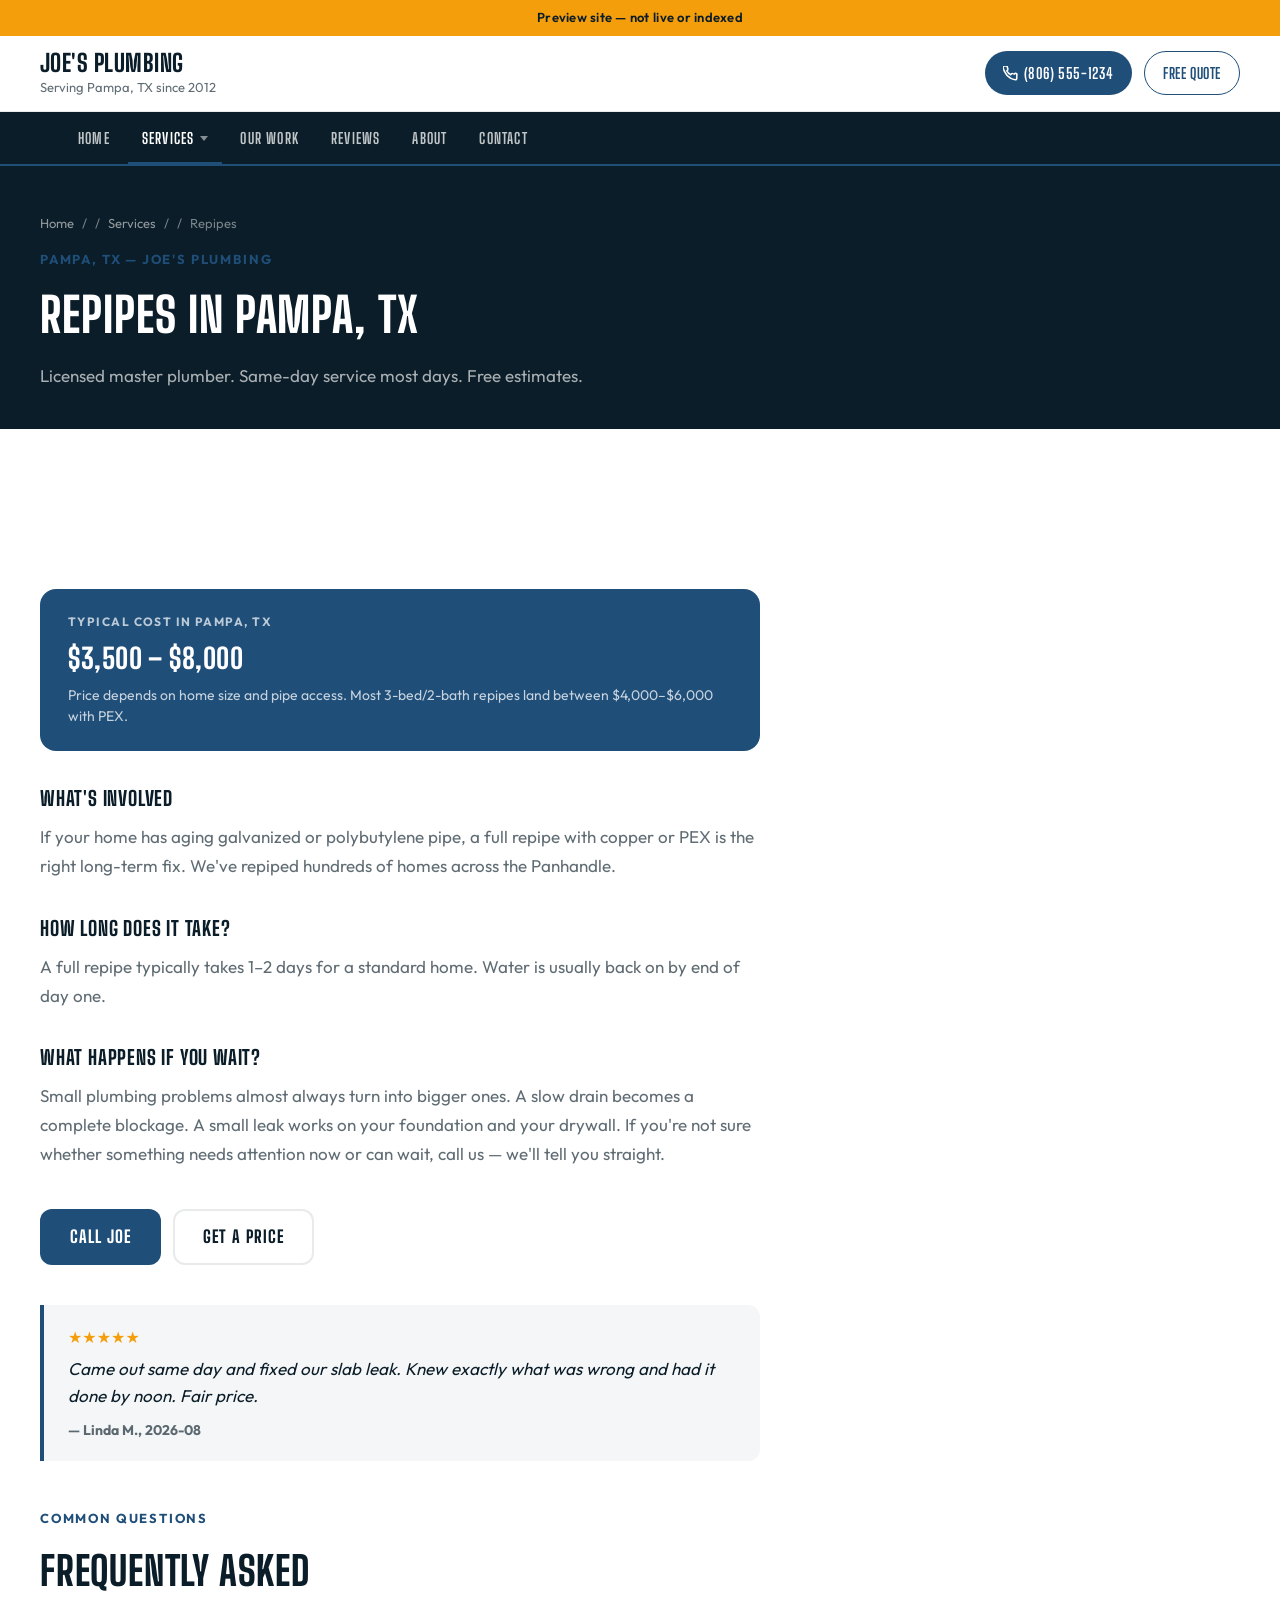
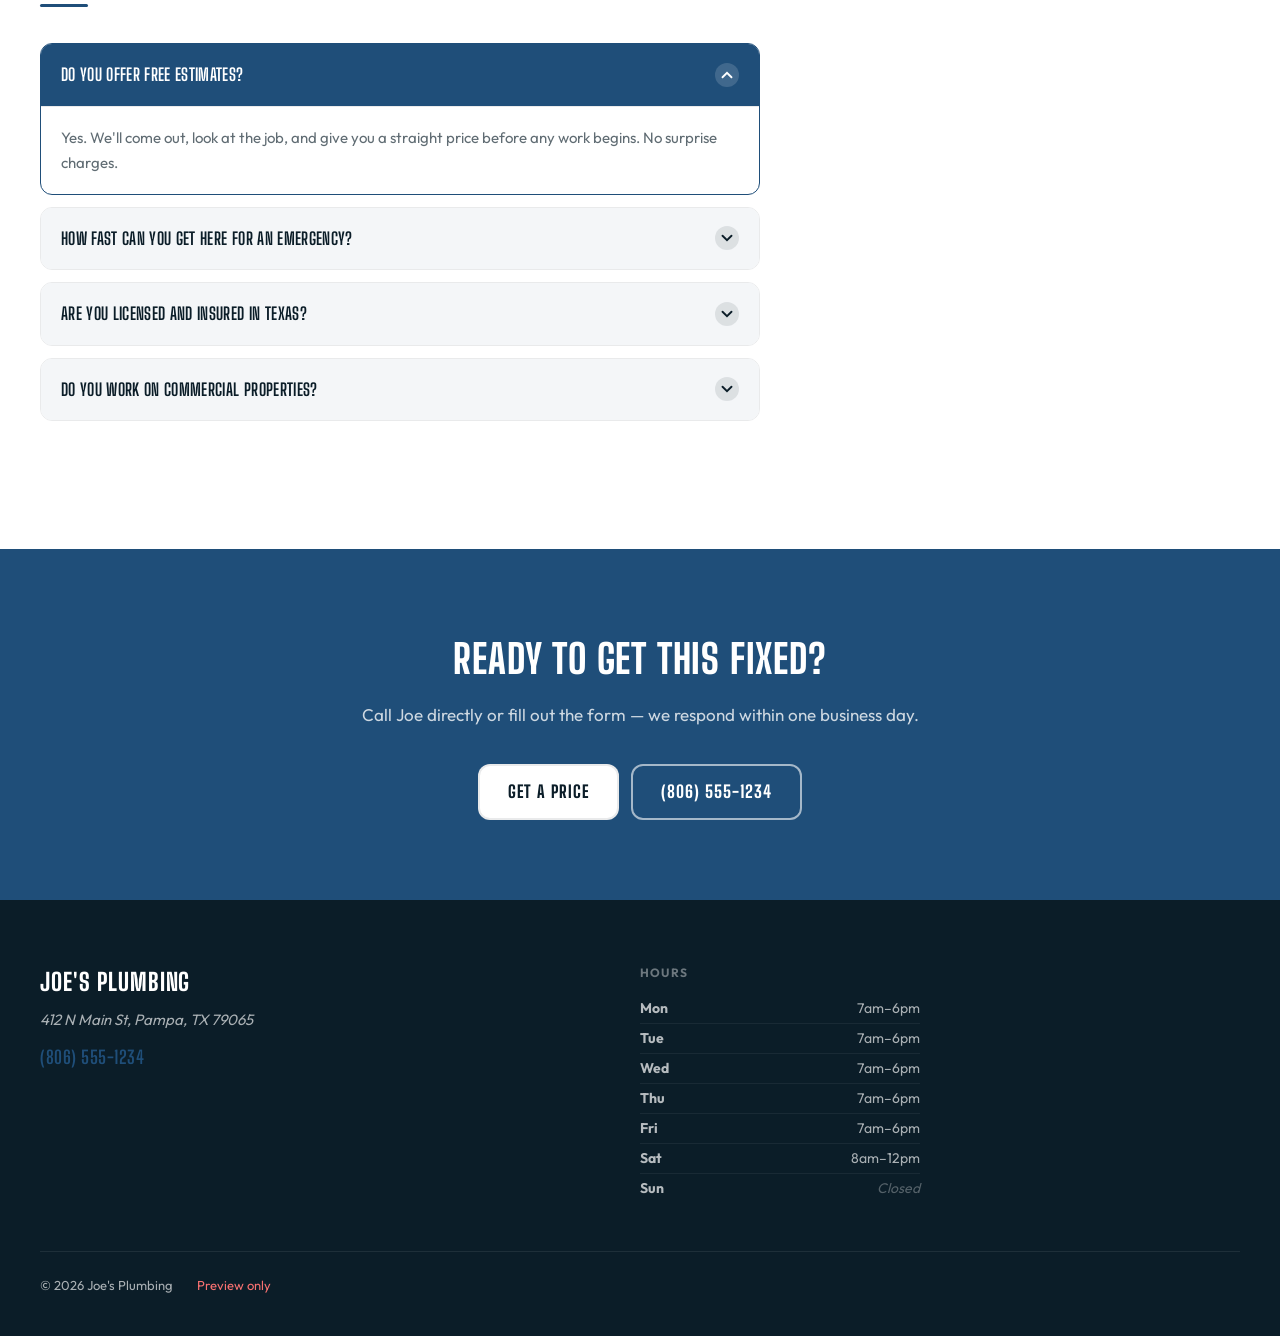
<file: services/repipes.html>
<!DOCTYPE html>
<html lang="en">
<head>
  <meta charset="UTF-8">
  <meta name="viewport" content="width=device-width, initial-scale=1">
  <title>Repipes in Pampa, TX &mdash; Joe&#39;s Plumbing</title>
  <meta name="description" content="Joe&#39;s Plumbing provides repipes in Pampa, TX. If your home has aging galvanized or polybutylene pipe, a full repipe with copper or PEX is the right long-term fix. We&#39;"><meta name="robots" content="noindex, nofollow">  <link rel="icon" type="image/svg+xml" href="data:image/svg+xml,%3Csvg xmlns='http://www.w3.org/2000/svg' viewBox='0 0 32 32'%3E%3Crect width='32' height='32' fill='%231f4e79'/%3E%3Ctext x='16' y='22' font-family='sans-serif' font-size='18' font-weight='bold' fill='white' text-anchor='middle'%3EJ%3C/text%3E%3C/svg%3E">
  <link rel="preconnect" href="https://fonts.googleapis.com">
  <link rel="preconnect" href="https://fonts.gstatic.com" crossorigin>
  <link rel="stylesheet" href="https://fonts.googleapis.com/css2?family=Big+Shoulders+Display:wght@800&amp;family=Outfit:wght@400;600&display=swap">
  <style>:root { --accent: #1f4e79; --font-display: 'Big Shoulders Display', sans-serif; --font-body: 'Outfit', system-ui, sans-serif; }</style>
  <link rel="stylesheet" href="../style.css">
  <style>
    .service-page-content { max-width: 720px; }
    .price-callout {
      background: var(--accent); color: #fff;
      border-radius: 16px; padding: 1.5rem 1.75rem;
      margin: 2rem 0;
    }
    .price-callout-label {
      font-size: 0.75rem; font-weight: 700; letter-spacing: 0.12em;
      text-transform: uppercase; color: rgba(255,255,255,0.7);
      margin-bottom: 0.375rem;
    }
    .price-callout-range {
      font-family: var(--font-display); font-size: 1.75rem; font-weight: 800;
      letter-spacing: 0.02em; text-transform: uppercase; color: #fff;
      margin-bottom: 0.375rem;
    }
    .price-callout-note { font-size: 0.875rem; color: rgba(255,255,255,0.75); }
    .service-body-section { margin-bottom: 2rem; }
    .service-body-section h2 {
      font-family: var(--font-display); font-size: 1.25rem; font-weight: 800;
      letter-spacing: 0.04em; text-transform: uppercase;
      color: var(--text); margin-bottom: 0.625rem;
    }
    .service-body-section p {
      font-size: 1.0625rem; color: var(--muted); line-height: 1.7;
    }
    .service-cta-row {
      display: flex; flex-direction: column; gap: 0.75rem;
      margin: 2.5rem 0;
    }
    @media (min-width: 480px) { .service-cta-row { flex-direction: row; } }
    .review-pullquote {
      background: var(--surface); border-left: 4px solid var(--accent);
      border-radius: 0 12px 12px 0; padding: 1.25rem 1.5rem; margin: 2rem 0;
    }
    .review-pullquote-text { font-size: 1.0625rem; color: var(--text); line-height: 1.6; font-style: italic; }
    .review-pullquote-attr { margin-top: 0.625rem; font-size: 0.875rem; font-weight: 700; color: var(--muted); }
    .review-pullquote-stars { color: var(--star); margin-bottom: 0.375rem; }
  </style>
</head>
<body><div class="preview-banner">Preview site &mdash; not live or indexed</div><header class="site-header">
  <div class="header-inner">
    <div class="header-brand">
      <a href="../index.html" class="header-name">Joe&#39;s Plumbing</a>
      <span class="header-tagline">Serving Pampa, TX since 2012</span>
    </div>
    <div class="header-actions">
      <a href="tel:8065551234" class="btn-call-header">
        <svg viewBox="0 0 24 24" fill="none" stroke="currentColor" stroke-width="2.5" aria-hidden="true"><path d="M22 16.92v3a2 2 0 01-2.18 2 19.79 19.79 0 01-8.63-3.07A19.5 19.5 0 013.07 9.81a19.79 19.79 0 01-3.07-8.64A2 2 0 012 0h3a2 2 0 012 1.72c.127.96.36 1.903.7 2.81a2 2 0 01-.45 2.11L6.09 7.91a16 16 0 006 6l1.27-1.27a2 2 0 012.11-.45c.907.34 1.85.573 2.81.7A2 2 0 0122 14.92z"/></svg>
        (806) 555-1234
      </a>
      <a href="../contact.html" class="btn-quote-header">Free Quote</a>
    </div>
  </div>
</header>
<nav class="site-nav" id="site-nav">
  <div class="nav-inner">
    <a href="../index.html">Home</a>
    <div class="nav-dropdown nav-active">
      <a href="../services.html">Services</a>
      <ul class="nav-dropdown-menu">        <li><a href="../services/water-heaters.html">Water Heaters</a></li>        <li><a href="../services/slab-leak-repair.html">Slab Leak Repair</a></li>        <li><a href="../services/drain-cleaning.html">Drain Cleaning</a></li>        <li><a href="../services/repipes.html" style="color:var(--accent);font-weight:700">Repipes</a></li>        <li><a href="../services/gas-lines.html">Gas Lines</a></li>      </ul>
    </div>
    <a href="../gallery.html">Our Work</a>
    <a href="../index.html#reviews">Reviews</a>
    <a href="../index.html#about">About</a>
    <a href="../contact.html">Contact</a>
    <button class="nav-hamburger" id="nav-hamburger" aria-label="Open menu" aria-expanded="false">
      <span></span><span></span><span></span>
    </button>
  </div>
</nav>
<div class="mobile-menu" id="mobile-menu">
  <div class="mobile-menu-header">
    <span class="mobile-menu-brand">Joe&#39;s Plumbing</span>
    <button class="mobile-menu-close" id="mobile-menu-close">&times;</button>
  </div>
  <nav class="mobile-menu-nav">
    <a href="../index.html">Home</a>
    <a href="../services.html">All Services</a>
    <a href="../gallery.html">Our Work</a>
    <a href="../contact.html">Contact</a>
  </nav>
  <div class="mobile-menu-ctas">
    <a href="../contact.html" class="mobile-cta-book">Book Now</a>
    <a href="tel:8065551234" class="mobile-cta-phone">(806) 555-1234</a>
  </div>
</div>

<div class="page-hero">
  <div class="page-hero-inner">
    <nav class="breadcrumb">
      <a href="../index.html">Home</a><span>/</span>
      <a href="../services.html">Services</a><span>/</span>
      <span>Repipes</span>
    </nav>
    <p class="page-hero-eyebrow">Pampa, TX &mdash; Joe&#39;s Plumbing</p>
    <h1 class="page-hero-title">Repipes in Pampa, TX</h1>
    <p class="page-hero-sub">Licensed master plumber. Same-day service most days. Free estimates.</p>
  </div>
</div>

<main>
  <section class="section">
    <div class="section-inner">
      <div class="service-page-content reveal">

        <div class="price-callout">
          <p class="price-callout-label">Typical Cost in Pampa, TX</p>
          <p class="price-callout-range">$3,500 – $8,000</p>          <p class="price-callout-note">Price depends on home size and pipe access. Most 3-bed/2-bath repipes land between $4,000–$6,000 with PEX.</p>        </div>
        <div class="service-body-section">
          <h2>What's Involved</h2>
          <p>If your home has aging galvanized or polybutylene pipe, a full repipe with copper or PEX is the right long-term fix. We&#39;ve repiped hundreds of homes across the Panhandle.</p>
        </div>

        <div class="service-body-section">
          <h2>How Long Does It Take?</h2>          <p>A full repipe typically takes 1–2 days for a standard home. Water is usually back on by end of day one.</p>        </div>

        <div class="service-body-section">
          <h2>What Happens If You Wait?</h2>
          <p>Small plumbing problems almost always turn into bigger ones. A slow drain becomes a complete blockage. A small leak works on your foundation and your drywall. If you're not sure whether something needs attention now or can wait, call us — we'll tell you straight.</p>
        </div>

        <div class="service-cta-row">
          <a href="tel:8065551234" class="btn btn-primary">Call Joe</a>
          <a href="../contact.html" class="btn btn-secondary">Get a Price</a>
        </div>

        <div class="review-pullquote">
          <div class="review-pullquote-stars">★★★★★</div>
          <p class="review-pullquote-text">Came out same day and fixed our slab leak. Knew exactly what was wrong and had it done by noon. Fair price.</p>
          <p class="review-pullquote-attr">— Linda M., 2026-08</p>
        </div>
      </div>

      <div class="faq-list reveal" style="max-width:720px;margin-top:3rem">
        <span class="section-label">Common Questions</span>
        <h2 class="section-heading section-heading-underline" style="margin-bottom:1.5rem">Frequently Asked</h2>        <div class="faq-item">
          <details open>
            <summary>Do you offer free estimates?</summary>
            <div class="faq-answer">Yes. We&#39;ll come out, look at the job, and give you a straight price before any work begins. No surprise charges.</div>
          </details>
        </div>        <div class="faq-item">
          <details>
            <summary>How fast can you get here for an emergency?</summary>
            <div class="faq-answer">For emergencies within our service area, we aim to be on-site within 2 hours. Call us directly at (806) 555-1234 — don&#39;t use the form for emergencies.</div>
          </details>
        </div>        <div class="faq-item">
          <details>
            <summary>Are you licensed and insured in Texas?</summary>
            <div class="faq-answer">Yes. Joe holds a Texas Master Plumber license (TSBPE M-12345) and we carry full liability insurance. We&#39;re happy to provide proof of insurance before any job.</div>
          </details>
        </div>        <div class="faq-item">
          <details>
            <summary>Do you work on commercial properties?</summary>
            <div class="faq-answer">We primarily serve residential customers, but we handle small commercial jobs on a case-by-case basis. Call and describe the job and we&#39;ll let you know.</div>
          </details>
        </div>      </div>
    </div>
  </section>

  <div class="cta-band reveal">
    <div class="cta-band-inner">
      <h2 class="cta-band-headline">Ready to Get This Fixed?</h2>
      <p class="cta-band-sub">Call Joe directly or fill out the form &mdash; we respond within one business day.</p>
      <div class="cta-band-btns">
        <a href="../contact.html" class="btn btn-secondary">Get a Price</a>
        <a href="tel:8065551234" class="btn btn-ghost">(806) 555-1234</a>
      </div>
    </div>
  </div>
</main>

<footer class="site-footer">
  <div class="footer-grid">
    <div>
      <p class="footer-name">Joe&#39;s Plumbing</p>
      <address class="footer-address">412 N Main St, Pampa, TX 79065</address>
      <a class="footer-phone-link" href="tel:8065551234">(806) 555-1234</a>
    </div>
    <div>
      <p class="footer-hours-label">Hours</p>
      <ul class="footer-hours-list">        <li><strong>Mon</strong><span>7am–6pm</span></li>        <li><strong>Tue</strong><span>7am–6pm</span></li>        <li><strong>Wed</strong><span>7am–6pm</span></li>        <li><strong>Thu</strong><span>7am–6pm</span></li>        <li><strong>Fri</strong><span>7am–6pm</span></li>        <li><strong>Sat</strong><span>8am–12pm</span></li>        <li><strong>Sun</strong><span><em class="closed">Closed</em></span></li>      </ul>
    </div>
  </div>
  <div class="footer-bottom">
    <span>&copy; 2026 Joe&#39;s Plumbing</span><span class="footer-preview-note">Preview only</span>  </div>
</footer>

<div class="sticky-mobile-ctas" aria-label="Quick contact">
  <a href="../contact.html" class="sticky-book">Book Now</a>
  <a href="tel:8065551234" class="sticky-phone">(806) 555-1234</a>
</div>

<script>
(function(){
  var nav=document.getElementById('site-nav');
  window.addEventListener('scroll',function(){nav&&(nav.classList[window.scrollY>80?'add':'remove']('scrolled'));},{passive:true});
  if('IntersectionObserver' in window){var io=new IntersectionObserver(function(e){e.forEach(function(x){if(x.isIntersecting){x.target.classList.add('is-visible');io.unobserve(x.target);}});},{threshold:0.12});document.querySelectorAll('.reveal').forEach(function(el){io.observe(el);});}else{document.querySelectorAll('.reveal').forEach(function(el){el.classList.add('is-visible');});}
  var btn=document.getElementById('nav-hamburger'),menu=document.getElementById('mobile-menu'),closeBtn=document.getElementById('mobile-menu-close');
  function open(){menu&&menu.classList.add('is-open');btn&&btn.setAttribute('aria-expanded','true');document.body.style.overflow='hidden';}
  function close(){menu&&menu.classList.remove('is-open');btn&&btn.setAttribute('aria-expanded','false');document.body.style.overflow='';}
  btn&&btn.addEventListener('click',open);closeBtn&&closeBtn.addEventListener('click',close);
  document.addEventListener('keydown',function(e){if(e.key==='Escape')close();});
})();
</script>
</body>
</html>
</file>
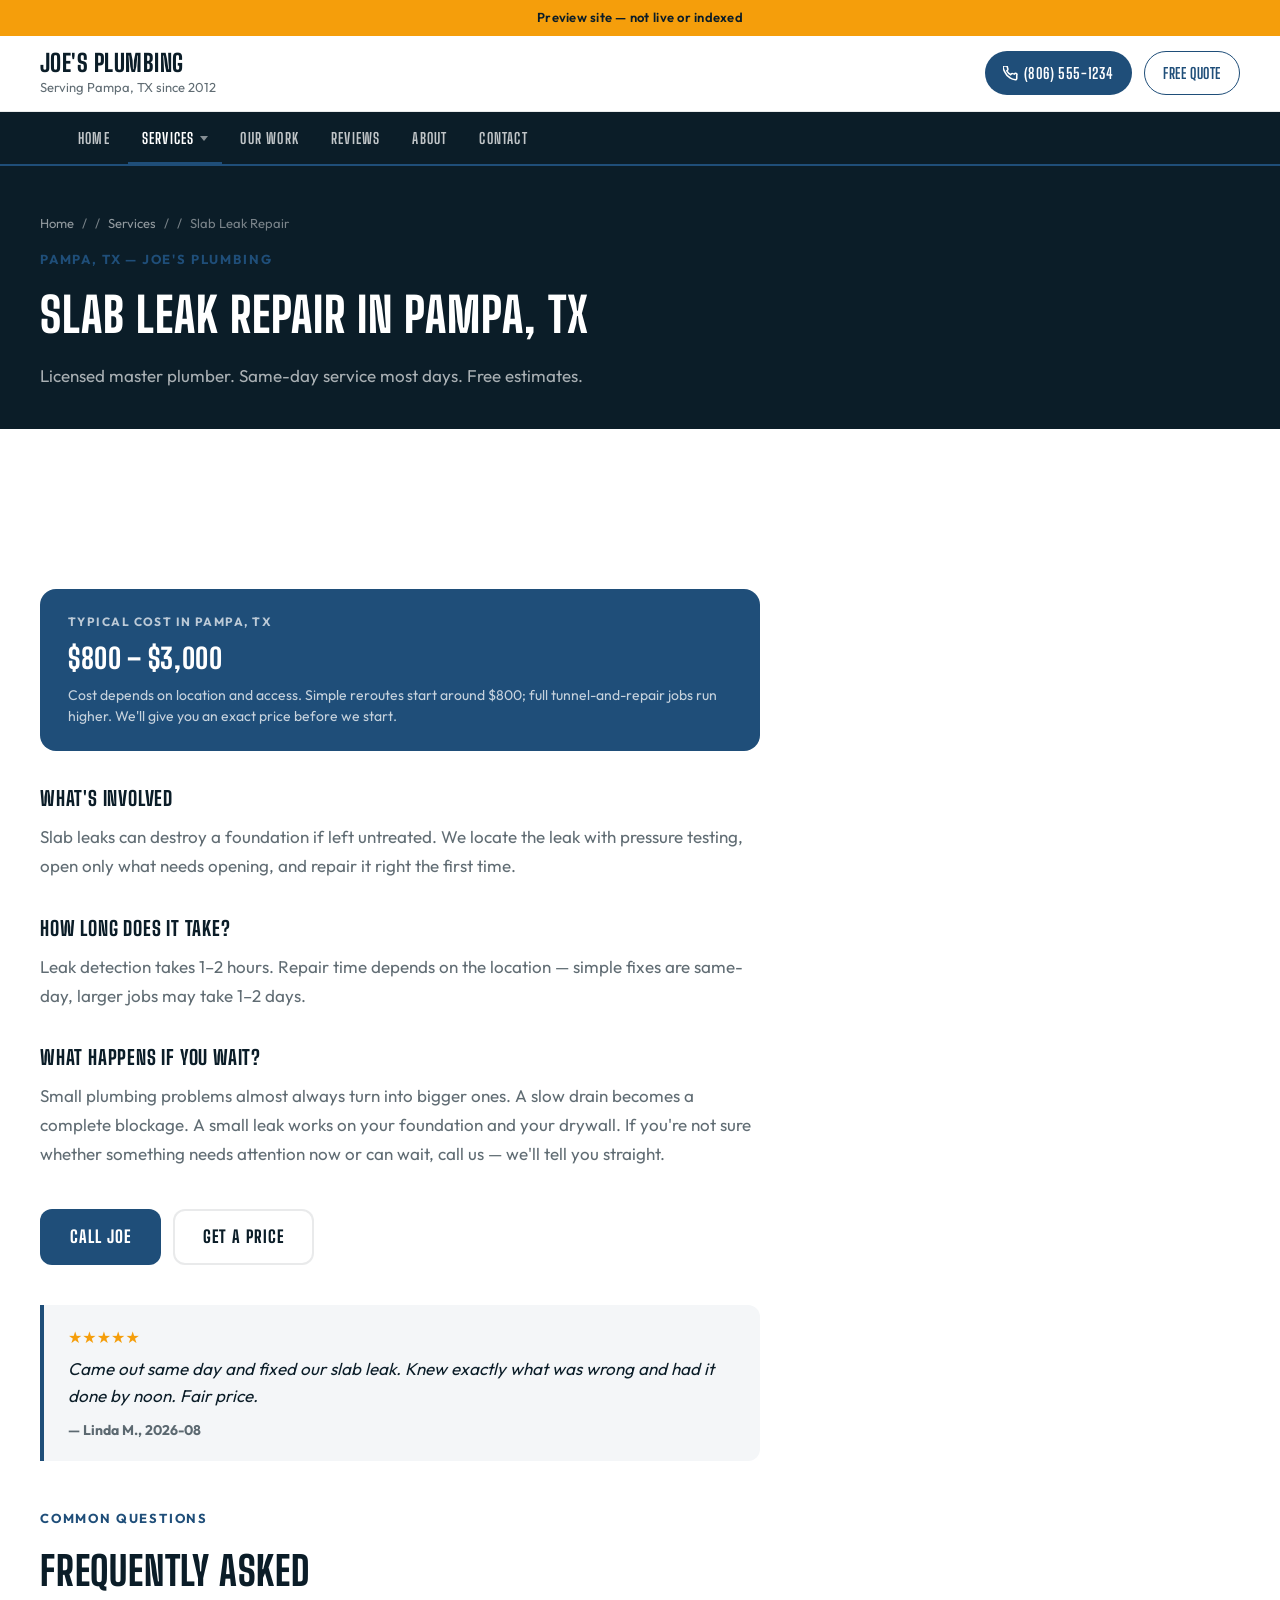
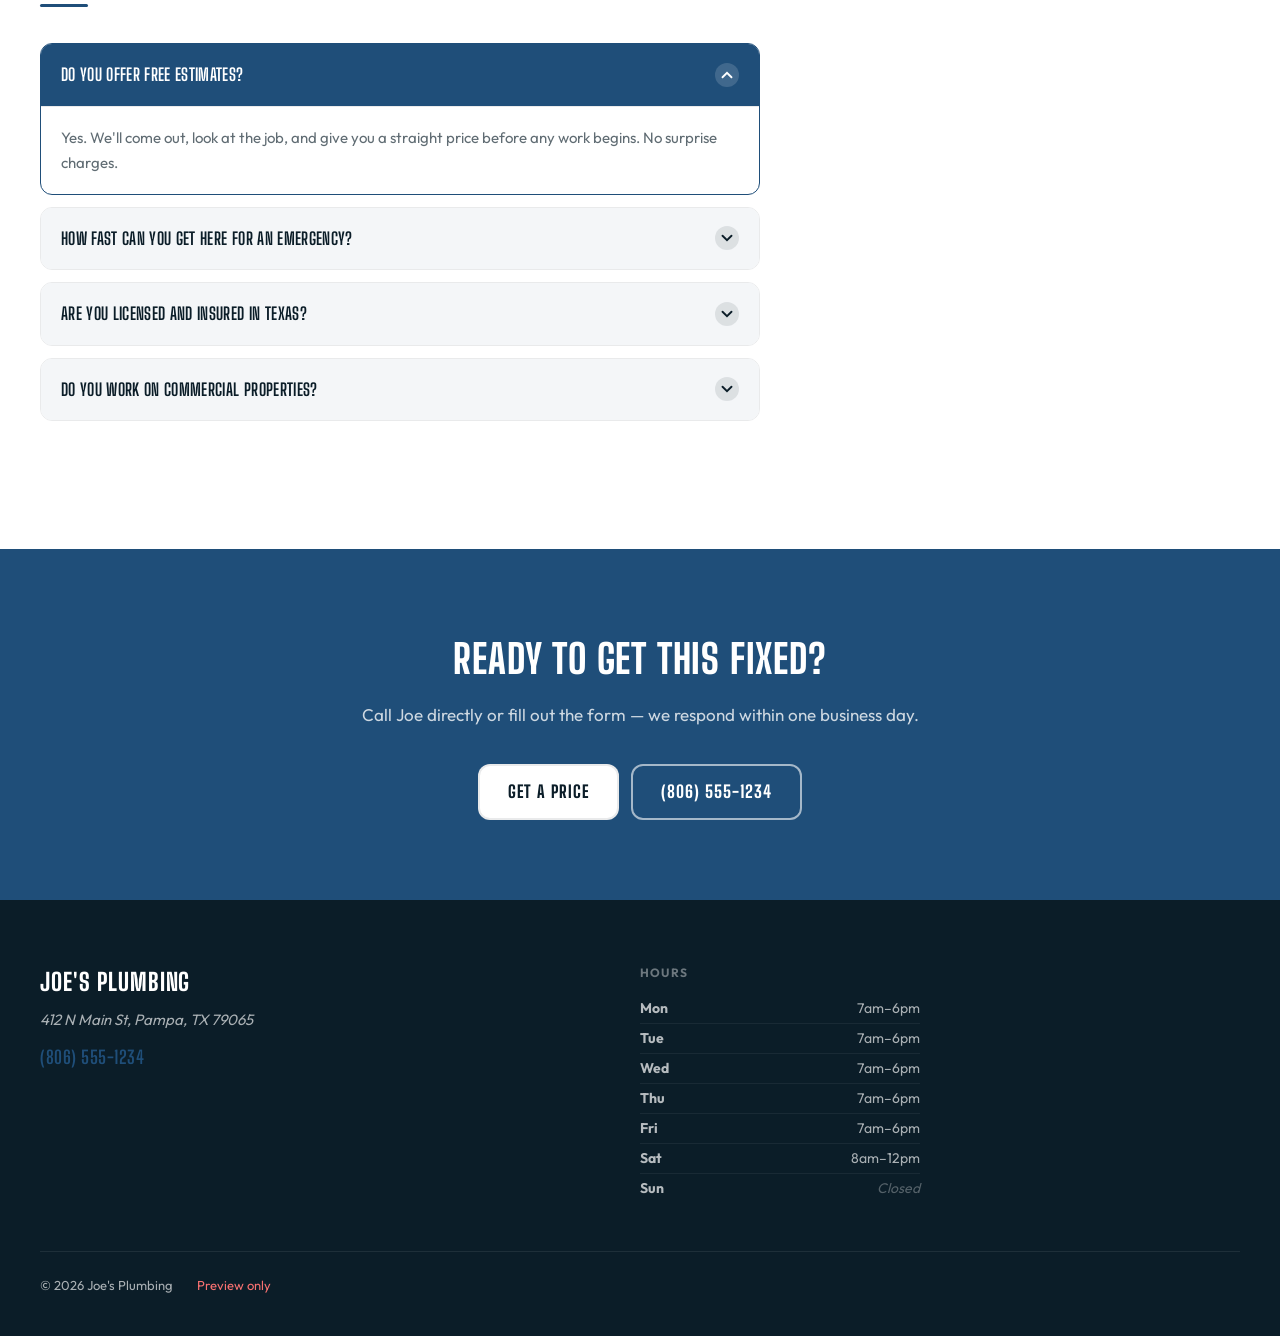
<file: services/slab-leak-repair.html>
<!DOCTYPE html>
<html lang="en">
<head>
  <meta charset="UTF-8">
  <meta name="viewport" content="width=device-width, initial-scale=1">
  <title>Slab Leak Repair in Pampa, TX &mdash; Joe&#39;s Plumbing</title>
  <meta name="description" content="Joe&#39;s Plumbing provides slab leak repair in Pampa, TX. Slab leaks can destroy a foundation if left untreated. We locate the leak with pressure testing, open only what needs op"><meta name="robots" content="noindex, nofollow">  <link rel="icon" type="image/svg+xml" href="data:image/svg+xml,%3Csvg xmlns='http://www.w3.org/2000/svg' viewBox='0 0 32 32'%3E%3Crect width='32' height='32' fill='%231f4e79'/%3E%3Ctext x='16' y='22' font-family='sans-serif' font-size='18' font-weight='bold' fill='white' text-anchor='middle'%3EJ%3C/text%3E%3C/svg%3E">
  <link rel="preconnect" href="https://fonts.googleapis.com">
  <link rel="preconnect" href="https://fonts.gstatic.com" crossorigin>
  <link rel="stylesheet" href="https://fonts.googleapis.com/css2?family=Big+Shoulders+Display:wght@800&amp;family=Outfit:wght@400;600&display=swap">
  <style>:root { --accent: #1f4e79; --font-display: 'Big Shoulders Display', sans-serif; --font-body: 'Outfit', system-ui, sans-serif; }</style>
  <link rel="stylesheet" href="../style.css">
  <style>
    .service-page-content { max-width: 720px; }
    .price-callout {
      background: var(--accent); color: #fff;
      border-radius: 16px; padding: 1.5rem 1.75rem;
      margin: 2rem 0;
    }
    .price-callout-label {
      font-size: 0.75rem; font-weight: 700; letter-spacing: 0.12em;
      text-transform: uppercase; color: rgba(255,255,255,0.7);
      margin-bottom: 0.375rem;
    }
    .price-callout-range {
      font-family: var(--font-display); font-size: 1.75rem; font-weight: 800;
      letter-spacing: 0.02em; text-transform: uppercase; color: #fff;
      margin-bottom: 0.375rem;
    }
    .price-callout-note { font-size: 0.875rem; color: rgba(255,255,255,0.75); }
    .service-body-section { margin-bottom: 2rem; }
    .service-body-section h2 {
      font-family: var(--font-display); font-size: 1.25rem; font-weight: 800;
      letter-spacing: 0.04em; text-transform: uppercase;
      color: var(--text); margin-bottom: 0.625rem;
    }
    .service-body-section p {
      font-size: 1.0625rem; color: var(--muted); line-height: 1.7;
    }
    .service-cta-row {
      display: flex; flex-direction: column; gap: 0.75rem;
      margin: 2.5rem 0;
    }
    @media (min-width: 480px) { .service-cta-row { flex-direction: row; } }
    .review-pullquote {
      background: var(--surface); border-left: 4px solid var(--accent);
      border-radius: 0 12px 12px 0; padding: 1.25rem 1.5rem; margin: 2rem 0;
    }
    .review-pullquote-text { font-size: 1.0625rem; color: var(--text); line-height: 1.6; font-style: italic; }
    .review-pullquote-attr { margin-top: 0.625rem; font-size: 0.875rem; font-weight: 700; color: var(--muted); }
    .review-pullquote-stars { color: var(--star); margin-bottom: 0.375rem; }
  </style>
</head>
<body><div class="preview-banner">Preview site &mdash; not live or indexed</div><header class="site-header">
  <div class="header-inner">
    <div class="header-brand">
      <a href="../index.html" class="header-name">Joe&#39;s Plumbing</a>
      <span class="header-tagline">Serving Pampa, TX since 2012</span>
    </div>
    <div class="header-actions">
      <a href="tel:8065551234" class="btn-call-header">
        <svg viewBox="0 0 24 24" fill="none" stroke="currentColor" stroke-width="2.5" aria-hidden="true"><path d="M22 16.92v3a2 2 0 01-2.18 2 19.79 19.79 0 01-8.63-3.07A19.5 19.5 0 013.07 9.81a19.79 19.79 0 01-3.07-8.64A2 2 0 012 0h3a2 2 0 012 1.72c.127.96.36 1.903.7 2.81a2 2 0 01-.45 2.11L6.09 7.91a16 16 0 006 6l1.27-1.27a2 2 0 012.11-.45c.907.34 1.85.573 2.81.7A2 2 0 0122 14.92z"/></svg>
        (806) 555-1234
      </a>
      <a href="../contact.html" class="btn-quote-header">Free Quote</a>
    </div>
  </div>
</header>
<nav class="site-nav" id="site-nav">
  <div class="nav-inner">
    <a href="../index.html">Home</a>
    <div class="nav-dropdown nav-active">
      <a href="../services.html">Services</a>
      <ul class="nav-dropdown-menu">        <li><a href="../services/water-heaters.html">Water Heaters</a></li>        <li><a href="../services/slab-leak-repair.html" style="color:var(--accent);font-weight:700">Slab Leak Repair</a></li>        <li><a href="../services/drain-cleaning.html">Drain Cleaning</a></li>        <li><a href="../services/repipes.html">Repipes</a></li>        <li><a href="../services/gas-lines.html">Gas Lines</a></li>      </ul>
    </div>
    <a href="../gallery.html">Our Work</a>
    <a href="../index.html#reviews">Reviews</a>
    <a href="../index.html#about">About</a>
    <a href="../contact.html">Contact</a>
    <button class="nav-hamburger" id="nav-hamburger" aria-label="Open menu" aria-expanded="false">
      <span></span><span></span><span></span>
    </button>
  </div>
</nav>
<div class="mobile-menu" id="mobile-menu">
  <div class="mobile-menu-header">
    <span class="mobile-menu-brand">Joe&#39;s Plumbing</span>
    <button class="mobile-menu-close" id="mobile-menu-close">&times;</button>
  </div>
  <nav class="mobile-menu-nav">
    <a href="../index.html">Home</a>
    <a href="../services.html">All Services</a>
    <a href="../gallery.html">Our Work</a>
    <a href="../contact.html">Contact</a>
  </nav>
  <div class="mobile-menu-ctas">
    <a href="../contact.html" class="mobile-cta-book">Book Now</a>
    <a href="tel:8065551234" class="mobile-cta-phone">(806) 555-1234</a>
  </div>
</div>

<div class="page-hero">
  <div class="page-hero-inner">
    <nav class="breadcrumb">
      <a href="../index.html">Home</a><span>/</span>
      <a href="../services.html">Services</a><span>/</span>
      <span>Slab Leak Repair</span>
    </nav>
    <p class="page-hero-eyebrow">Pampa, TX &mdash; Joe&#39;s Plumbing</p>
    <h1 class="page-hero-title">Slab Leak Repair in Pampa, TX</h1>
    <p class="page-hero-sub">Licensed master plumber. Same-day service most days. Free estimates.</p>
  </div>
</div>

<main>
  <section class="section">
    <div class="section-inner">
      <div class="service-page-content reveal">

        <div class="price-callout">
          <p class="price-callout-label">Typical Cost in Pampa, TX</p>
          <p class="price-callout-range">$800 – $3,000</p>          <p class="price-callout-note">Cost depends on location and access. Simple reroutes start around $800; full tunnel-and-repair jobs run higher. We&#39;ll give you an exact price before we start.</p>        </div>
        <div class="service-body-section">
          <h2>What's Involved</h2>
          <p>Slab leaks can destroy a foundation if left untreated. We locate the leak with pressure testing, open only what needs opening, and repair it right the first time.</p>
        </div>

        <div class="service-body-section">
          <h2>How Long Does It Take?</h2>          <p>Leak detection takes 1–2 hours. Repair time depends on the location — simple fixes are same-day, larger jobs may take 1–2 days.</p>        </div>

        <div class="service-body-section">
          <h2>What Happens If You Wait?</h2>
          <p>Small plumbing problems almost always turn into bigger ones. A slow drain becomes a complete blockage. A small leak works on your foundation and your drywall. If you're not sure whether something needs attention now or can wait, call us — we'll tell you straight.</p>
        </div>

        <div class="service-cta-row">
          <a href="tel:8065551234" class="btn btn-primary">Call Joe</a>
          <a href="../contact.html" class="btn btn-secondary">Get a Price</a>
        </div>

        <div class="review-pullquote">
          <div class="review-pullquote-stars">★★★★★</div>
          <p class="review-pullquote-text">Came out same day and fixed our slab leak. Knew exactly what was wrong and had it done by noon. Fair price.</p>
          <p class="review-pullquote-attr">— Linda M., 2026-08</p>
        </div>
      </div>

      <div class="faq-list reveal" style="max-width:720px;margin-top:3rem">
        <span class="section-label">Common Questions</span>
        <h2 class="section-heading section-heading-underline" style="margin-bottom:1.5rem">Frequently Asked</h2>        <div class="faq-item">
          <details open>
            <summary>Do you offer free estimates?</summary>
            <div class="faq-answer">Yes. We&#39;ll come out, look at the job, and give you a straight price before any work begins. No surprise charges.</div>
          </details>
        </div>        <div class="faq-item">
          <details>
            <summary>How fast can you get here for an emergency?</summary>
            <div class="faq-answer">For emergencies within our service area, we aim to be on-site within 2 hours. Call us directly at (806) 555-1234 — don&#39;t use the form for emergencies.</div>
          </details>
        </div>        <div class="faq-item">
          <details>
            <summary>Are you licensed and insured in Texas?</summary>
            <div class="faq-answer">Yes. Joe holds a Texas Master Plumber license (TSBPE M-12345) and we carry full liability insurance. We&#39;re happy to provide proof of insurance before any job.</div>
          </details>
        </div>        <div class="faq-item">
          <details>
            <summary>Do you work on commercial properties?</summary>
            <div class="faq-answer">We primarily serve residential customers, but we handle small commercial jobs on a case-by-case basis. Call and describe the job and we&#39;ll let you know.</div>
          </details>
        </div>      </div>
    </div>
  </section>

  <div class="cta-band reveal">
    <div class="cta-band-inner">
      <h2 class="cta-band-headline">Ready to Get This Fixed?</h2>
      <p class="cta-band-sub">Call Joe directly or fill out the form &mdash; we respond within one business day.</p>
      <div class="cta-band-btns">
        <a href="../contact.html" class="btn btn-secondary">Get a Price</a>
        <a href="tel:8065551234" class="btn btn-ghost">(806) 555-1234</a>
      </div>
    </div>
  </div>
</main>

<footer class="site-footer">
  <div class="footer-grid">
    <div>
      <p class="footer-name">Joe&#39;s Plumbing</p>
      <address class="footer-address">412 N Main St, Pampa, TX 79065</address>
      <a class="footer-phone-link" href="tel:8065551234">(806) 555-1234</a>
    </div>
    <div>
      <p class="footer-hours-label">Hours</p>
      <ul class="footer-hours-list">        <li><strong>Mon</strong><span>7am–6pm</span></li>        <li><strong>Tue</strong><span>7am–6pm</span></li>        <li><strong>Wed</strong><span>7am–6pm</span></li>        <li><strong>Thu</strong><span>7am–6pm</span></li>        <li><strong>Fri</strong><span>7am–6pm</span></li>        <li><strong>Sat</strong><span>8am–12pm</span></li>        <li><strong>Sun</strong><span><em class="closed">Closed</em></span></li>      </ul>
    </div>
  </div>
  <div class="footer-bottom">
    <span>&copy; 2026 Joe&#39;s Plumbing</span><span class="footer-preview-note">Preview only</span>  </div>
</footer>

<div class="sticky-mobile-ctas" aria-label="Quick contact">
  <a href="../contact.html" class="sticky-book">Book Now</a>
  <a href="tel:8065551234" class="sticky-phone">(806) 555-1234</a>
</div>

<script>
(function(){
  var nav=document.getElementById('site-nav');
  window.addEventListener('scroll',function(){nav&&(nav.classList[window.scrollY>80?'add':'remove']('scrolled'));},{passive:true});
  if('IntersectionObserver' in window){var io=new IntersectionObserver(function(e){e.forEach(function(x){if(x.isIntersecting){x.target.classList.add('is-visible');io.unobserve(x.target);}});},{threshold:0.12});document.querySelectorAll('.reveal').forEach(function(el){io.observe(el);});}else{document.querySelectorAll('.reveal').forEach(function(el){el.classList.add('is-visible');});}
  var btn=document.getElementById('nav-hamburger'),menu=document.getElementById('mobile-menu'),closeBtn=document.getElementById('mobile-menu-close');
  function open(){menu&&menu.classList.add('is-open');btn&&btn.setAttribute('aria-expanded','true');document.body.style.overflow='hidden';}
  function close(){menu&&menu.classList.remove('is-open');btn&&btn.setAttribute('aria-expanded','false');document.body.style.overflow='';}
  btn&&btn.addEventListener('click',open);closeBtn&&closeBtn.addEventListener('click',close);
  document.addEventListener('keydown',function(e){if(e.key==='Escape')close();});
})();
</script>
</body>
</html>
</file>
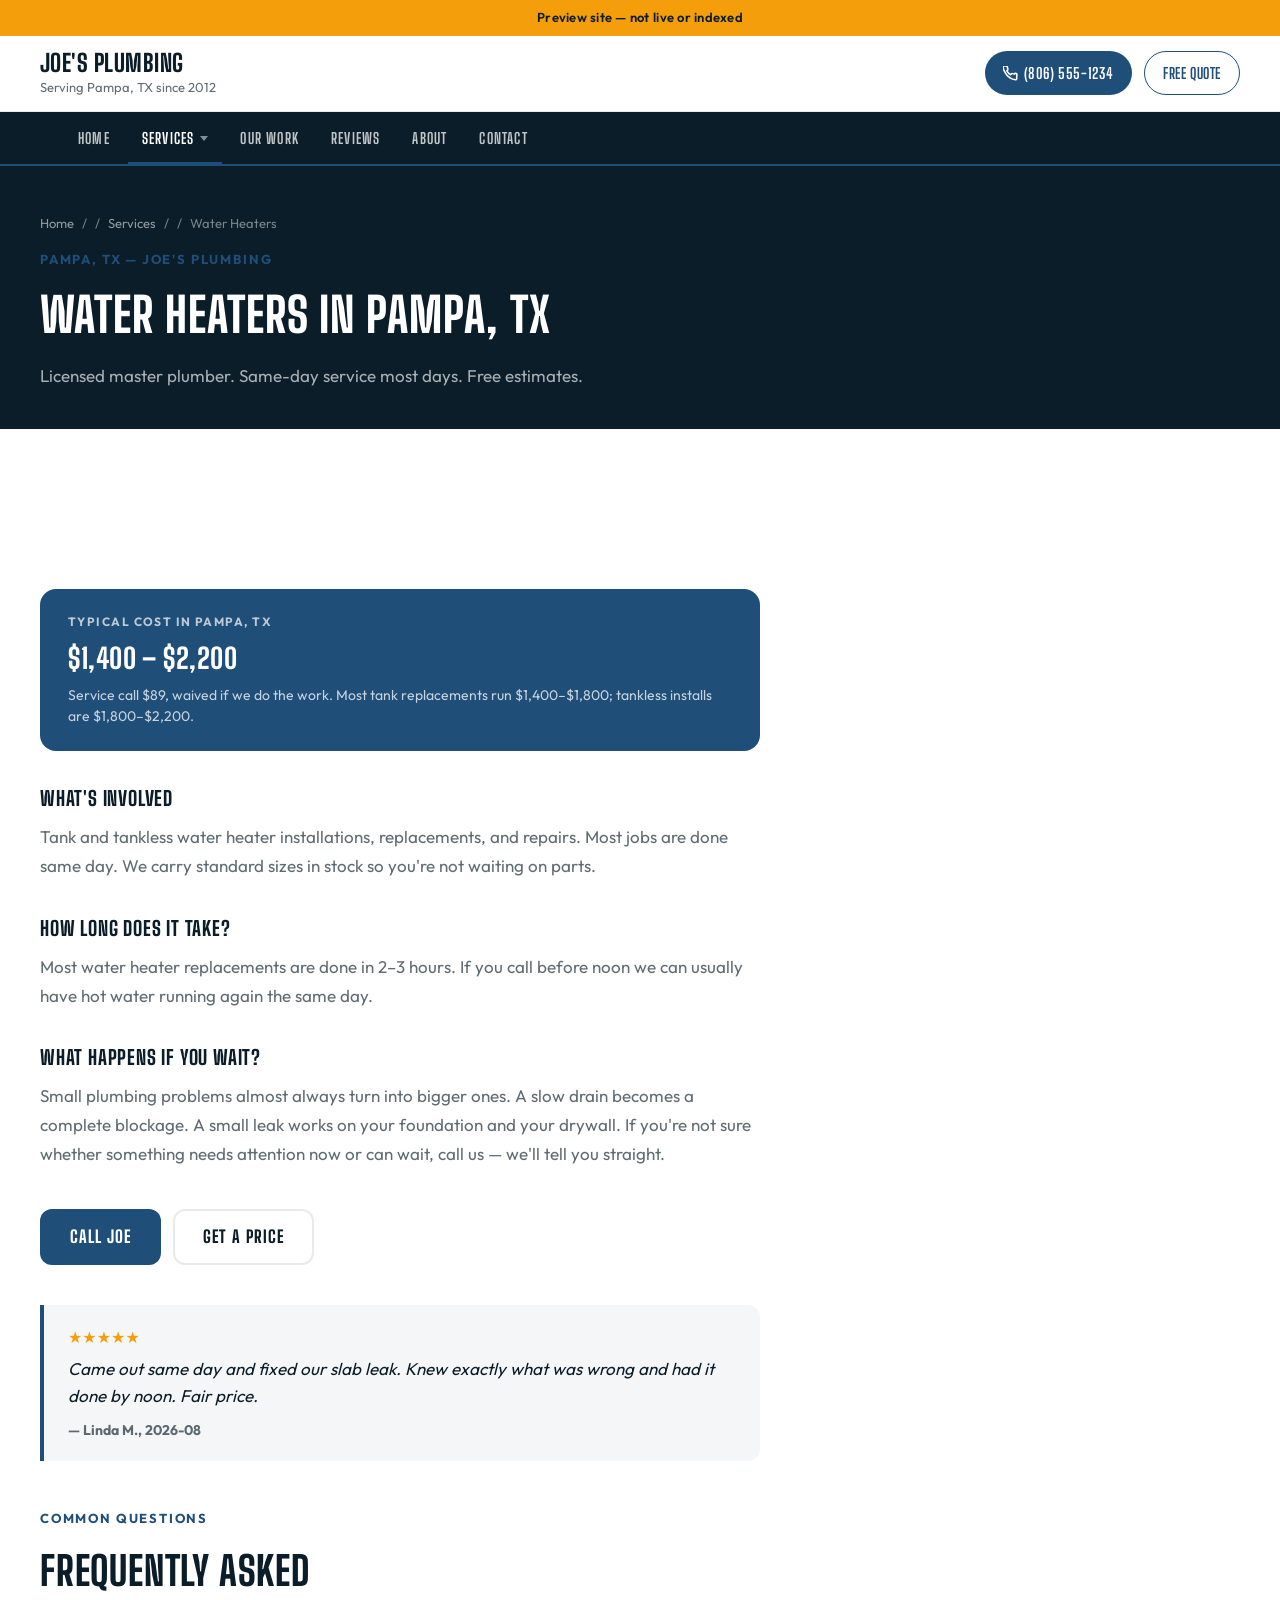
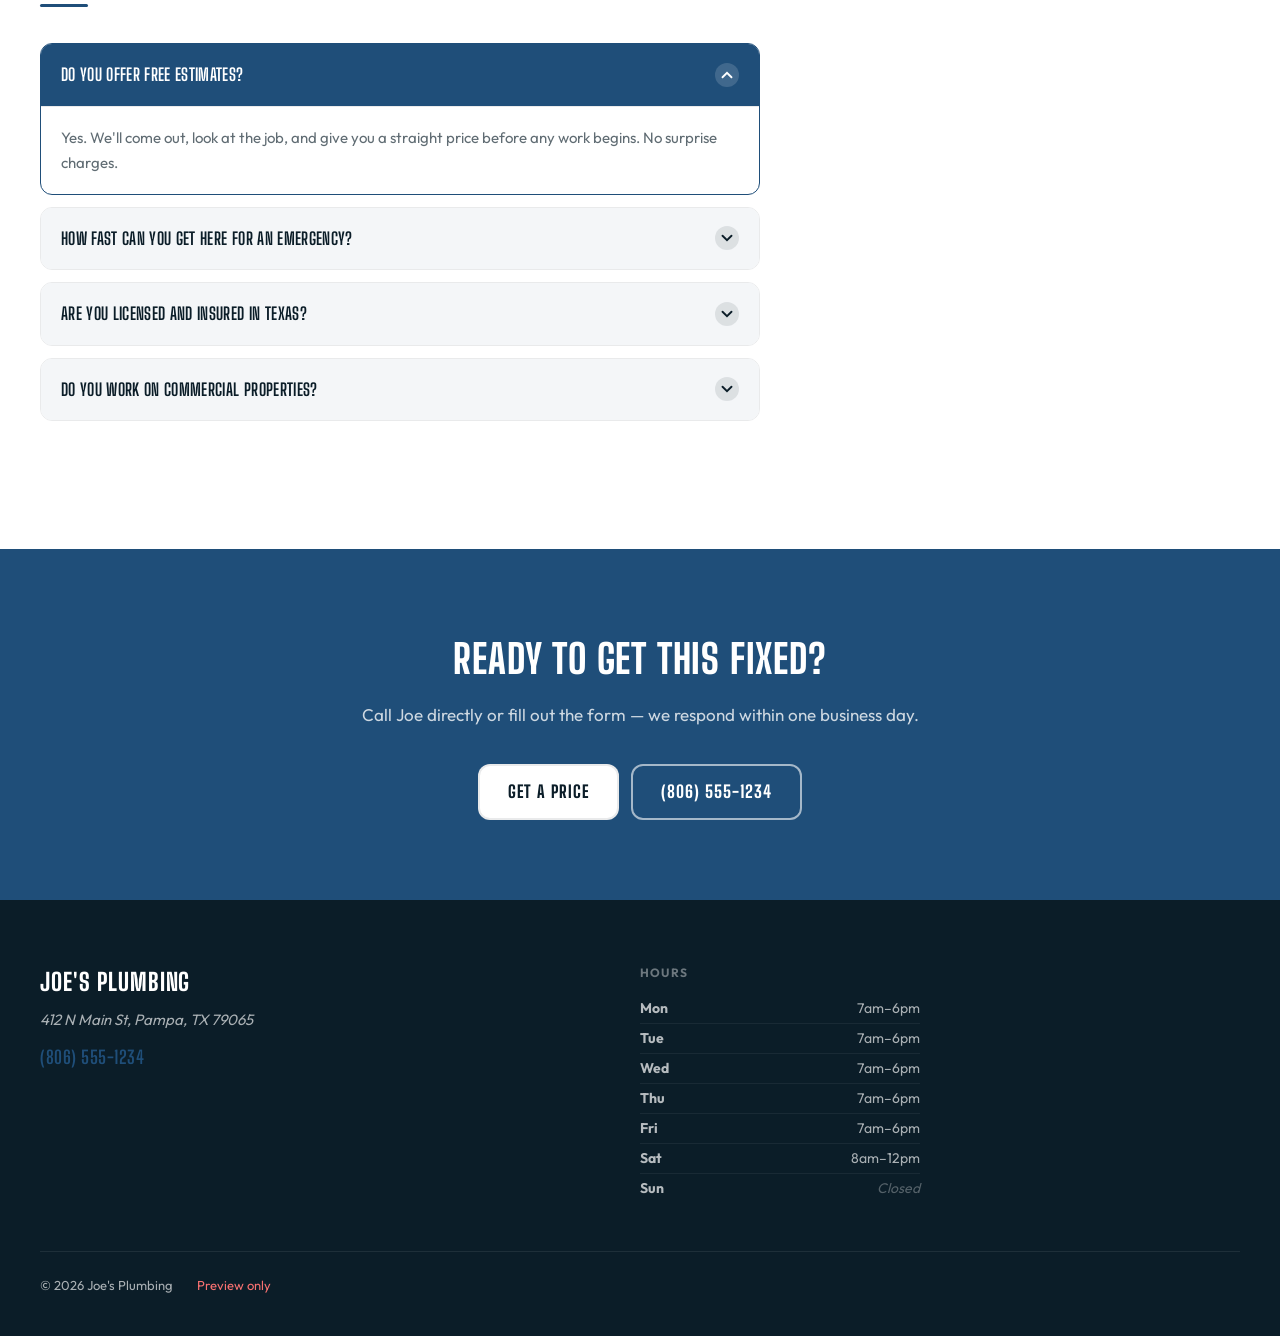
<file: services/water-heaters.html>
<!DOCTYPE html>
<html lang="en">
<head>
  <meta charset="UTF-8">
  <meta name="viewport" content="width=device-width, initial-scale=1">
  <title>Water Heaters in Pampa, TX &mdash; Joe&#39;s Plumbing</title>
  <meta name="description" content="Joe&#39;s Plumbing provides water heaters in Pampa, TX. Tank and tankless water heater installations, replacements, and repairs. Most jobs are done same day. We carry standard "><meta name="robots" content="noindex, nofollow">  <link rel="icon" type="image/svg+xml" href="data:image/svg+xml,%3Csvg xmlns='http://www.w3.org/2000/svg' viewBox='0 0 32 32'%3E%3Crect width='32' height='32' fill='%231f4e79'/%3E%3Ctext x='16' y='22' font-family='sans-serif' font-size='18' font-weight='bold' fill='white' text-anchor='middle'%3EJ%3C/text%3E%3C/svg%3E">
  <link rel="preconnect" href="https://fonts.googleapis.com">
  <link rel="preconnect" href="https://fonts.gstatic.com" crossorigin>
  <link rel="stylesheet" href="https://fonts.googleapis.com/css2?family=Big+Shoulders+Display:wght@800&amp;family=Outfit:wght@400;600&display=swap">
  <style>:root { --accent: #1f4e79; --font-display: 'Big Shoulders Display', sans-serif; --font-body: 'Outfit', system-ui, sans-serif; }</style>
  <link rel="stylesheet" href="../style.css">
  <style>
    .service-page-content { max-width: 720px; }
    .price-callout {
      background: var(--accent); color: #fff;
      border-radius: 16px; padding: 1.5rem 1.75rem;
      margin: 2rem 0;
    }
    .price-callout-label {
      font-size: 0.75rem; font-weight: 700; letter-spacing: 0.12em;
      text-transform: uppercase; color: rgba(255,255,255,0.7);
      margin-bottom: 0.375rem;
    }
    .price-callout-range {
      font-family: var(--font-display); font-size: 1.75rem; font-weight: 800;
      letter-spacing: 0.02em; text-transform: uppercase; color: #fff;
      margin-bottom: 0.375rem;
    }
    .price-callout-note { font-size: 0.875rem; color: rgba(255,255,255,0.75); }
    .service-body-section { margin-bottom: 2rem; }
    .service-body-section h2 {
      font-family: var(--font-display); font-size: 1.25rem; font-weight: 800;
      letter-spacing: 0.04em; text-transform: uppercase;
      color: var(--text); margin-bottom: 0.625rem;
    }
    .service-body-section p {
      font-size: 1.0625rem; color: var(--muted); line-height: 1.7;
    }
    .service-cta-row {
      display: flex; flex-direction: column; gap: 0.75rem;
      margin: 2.5rem 0;
    }
    @media (min-width: 480px) { .service-cta-row { flex-direction: row; } }
    .review-pullquote {
      background: var(--surface); border-left: 4px solid var(--accent);
      border-radius: 0 12px 12px 0; padding: 1.25rem 1.5rem; margin: 2rem 0;
    }
    .review-pullquote-text { font-size: 1.0625rem; color: var(--text); line-height: 1.6; font-style: italic; }
    .review-pullquote-attr { margin-top: 0.625rem; font-size: 0.875rem; font-weight: 700; color: var(--muted); }
    .review-pullquote-stars { color: var(--star); margin-bottom: 0.375rem; }
  </style>
</head>
<body><div class="preview-banner">Preview site &mdash; not live or indexed</div><header class="site-header">
  <div class="header-inner">
    <div class="header-brand">
      <a href="../index.html" class="header-name">Joe&#39;s Plumbing</a>
      <span class="header-tagline">Serving Pampa, TX since 2012</span>
    </div>
    <div class="header-actions">
      <a href="tel:8065551234" class="btn-call-header">
        <svg viewBox="0 0 24 24" fill="none" stroke="currentColor" stroke-width="2.5" aria-hidden="true"><path d="M22 16.92v3a2 2 0 01-2.18 2 19.79 19.79 0 01-8.63-3.07A19.5 19.5 0 013.07 9.81a19.79 19.79 0 01-3.07-8.64A2 2 0 012 0h3a2 2 0 012 1.72c.127.96.36 1.903.7 2.81a2 2 0 01-.45 2.11L6.09 7.91a16 16 0 006 6l1.27-1.27a2 2 0 012.11-.45c.907.34 1.85.573 2.81.7A2 2 0 0122 14.92z"/></svg>
        (806) 555-1234
      </a>
      <a href="../contact.html" class="btn-quote-header">Free Quote</a>
    </div>
  </div>
</header>
<nav class="site-nav" id="site-nav">
  <div class="nav-inner">
    <a href="../index.html">Home</a>
    <div class="nav-dropdown nav-active">
      <a href="../services.html">Services</a>
      <ul class="nav-dropdown-menu">        <li><a href="../services/water-heaters.html" style="color:var(--accent);font-weight:700">Water Heaters</a></li>        <li><a href="../services/slab-leak-repair.html">Slab Leak Repair</a></li>        <li><a href="../services/drain-cleaning.html">Drain Cleaning</a></li>        <li><a href="../services/repipes.html">Repipes</a></li>        <li><a href="../services/gas-lines.html">Gas Lines</a></li>      </ul>
    </div>
    <a href="../gallery.html">Our Work</a>
    <a href="../index.html#reviews">Reviews</a>
    <a href="../index.html#about">About</a>
    <a href="../contact.html">Contact</a>
    <button class="nav-hamburger" id="nav-hamburger" aria-label="Open menu" aria-expanded="false">
      <span></span><span></span><span></span>
    </button>
  </div>
</nav>
<div class="mobile-menu" id="mobile-menu">
  <div class="mobile-menu-header">
    <span class="mobile-menu-brand">Joe&#39;s Plumbing</span>
    <button class="mobile-menu-close" id="mobile-menu-close">&times;</button>
  </div>
  <nav class="mobile-menu-nav">
    <a href="../index.html">Home</a>
    <a href="../services.html">All Services</a>
    <a href="../gallery.html">Our Work</a>
    <a href="../contact.html">Contact</a>
  </nav>
  <div class="mobile-menu-ctas">
    <a href="../contact.html" class="mobile-cta-book">Book Now</a>
    <a href="tel:8065551234" class="mobile-cta-phone">(806) 555-1234</a>
  </div>
</div>

<div class="page-hero">
  <div class="page-hero-inner">
    <nav class="breadcrumb">
      <a href="../index.html">Home</a><span>/</span>
      <a href="../services.html">Services</a><span>/</span>
      <span>Water Heaters</span>
    </nav>
    <p class="page-hero-eyebrow">Pampa, TX &mdash; Joe&#39;s Plumbing</p>
    <h1 class="page-hero-title">Water Heaters in Pampa, TX</h1>
    <p class="page-hero-sub">Licensed master plumber. Same-day service most days. Free estimates.</p>
  </div>
</div>

<main>
  <section class="section">
    <div class="section-inner">
      <div class="service-page-content reveal">

        <div class="price-callout">
          <p class="price-callout-label">Typical Cost in Pampa, TX</p>
          <p class="price-callout-range">$1,400 – $2,200</p>          <p class="price-callout-note">Service call $89, waived if we do the work. Most tank replacements run $1,400–$1,800; tankless installs are $1,800–$2,200.</p>        </div>
        <div class="service-body-section">
          <h2>What's Involved</h2>
          <p>Tank and tankless water heater installations, replacements, and repairs. Most jobs are done same day. We carry standard sizes in stock so you&#39;re not waiting on parts.</p>
        </div>

        <div class="service-body-section">
          <h2>How Long Does It Take?</h2>          <p>Most water heater replacements are done in 2–3 hours. If you call before noon we can usually have hot water running again the same day.</p>        </div>

        <div class="service-body-section">
          <h2>What Happens If You Wait?</h2>
          <p>Small plumbing problems almost always turn into bigger ones. A slow drain becomes a complete blockage. A small leak works on your foundation and your drywall. If you're not sure whether something needs attention now or can wait, call us — we'll tell you straight.</p>
        </div>

        <div class="service-cta-row">
          <a href="tel:8065551234" class="btn btn-primary">Call Joe</a>
          <a href="../contact.html" class="btn btn-secondary">Get a Price</a>
        </div>

        <div class="review-pullquote">
          <div class="review-pullquote-stars">★★★★★</div>
          <p class="review-pullquote-text">Came out same day and fixed our slab leak. Knew exactly what was wrong and had it done by noon. Fair price.</p>
          <p class="review-pullquote-attr">— Linda M., 2026-08</p>
        </div>
      </div>

      <div class="faq-list reveal" style="max-width:720px;margin-top:3rem">
        <span class="section-label">Common Questions</span>
        <h2 class="section-heading section-heading-underline" style="margin-bottom:1.5rem">Frequently Asked</h2>        <div class="faq-item">
          <details open>
            <summary>Do you offer free estimates?</summary>
            <div class="faq-answer">Yes. We&#39;ll come out, look at the job, and give you a straight price before any work begins. No surprise charges.</div>
          </details>
        </div>        <div class="faq-item">
          <details>
            <summary>How fast can you get here for an emergency?</summary>
            <div class="faq-answer">For emergencies within our service area, we aim to be on-site within 2 hours. Call us directly at (806) 555-1234 — don&#39;t use the form for emergencies.</div>
          </details>
        </div>        <div class="faq-item">
          <details>
            <summary>Are you licensed and insured in Texas?</summary>
            <div class="faq-answer">Yes. Joe holds a Texas Master Plumber license (TSBPE M-12345) and we carry full liability insurance. We&#39;re happy to provide proof of insurance before any job.</div>
          </details>
        </div>        <div class="faq-item">
          <details>
            <summary>Do you work on commercial properties?</summary>
            <div class="faq-answer">We primarily serve residential customers, but we handle small commercial jobs on a case-by-case basis. Call and describe the job and we&#39;ll let you know.</div>
          </details>
        </div>      </div>
    </div>
  </section>

  <div class="cta-band reveal">
    <div class="cta-band-inner">
      <h2 class="cta-band-headline">Ready to Get This Fixed?</h2>
      <p class="cta-band-sub">Call Joe directly or fill out the form &mdash; we respond within one business day.</p>
      <div class="cta-band-btns">
        <a href="../contact.html" class="btn btn-secondary">Get a Price</a>
        <a href="tel:8065551234" class="btn btn-ghost">(806) 555-1234</a>
      </div>
    </div>
  </div>
</main>

<footer class="site-footer">
  <div class="footer-grid">
    <div>
      <p class="footer-name">Joe&#39;s Plumbing</p>
      <address class="footer-address">412 N Main St, Pampa, TX 79065</address>
      <a class="footer-phone-link" href="tel:8065551234">(806) 555-1234</a>
    </div>
    <div>
      <p class="footer-hours-label">Hours</p>
      <ul class="footer-hours-list">        <li><strong>Mon</strong><span>7am–6pm</span></li>        <li><strong>Tue</strong><span>7am–6pm</span></li>        <li><strong>Wed</strong><span>7am–6pm</span></li>        <li><strong>Thu</strong><span>7am–6pm</span></li>        <li><strong>Fri</strong><span>7am–6pm</span></li>        <li><strong>Sat</strong><span>8am–12pm</span></li>        <li><strong>Sun</strong><span><em class="closed">Closed</em></span></li>      </ul>
    </div>
  </div>
  <div class="footer-bottom">
    <span>&copy; 2026 Joe&#39;s Plumbing</span><span class="footer-preview-note">Preview only</span>  </div>
</footer>

<div class="sticky-mobile-ctas" aria-label="Quick contact">
  <a href="../contact.html" class="sticky-book">Book Now</a>
  <a href="tel:8065551234" class="sticky-phone">(806) 555-1234</a>
</div>

<script>
(function(){
  var nav=document.getElementById('site-nav');
  window.addEventListener('scroll',function(){nav&&(nav.classList[window.scrollY>80?'add':'remove']('scrolled'));},{passive:true});
  if('IntersectionObserver' in window){var io=new IntersectionObserver(function(e){e.forEach(function(x){if(x.isIntersecting){x.target.classList.add('is-visible');io.unobserve(x.target);}});},{threshold:0.12});document.querySelectorAll('.reveal').forEach(function(el){io.observe(el);});}else{document.querySelectorAll('.reveal').forEach(function(el){el.classList.add('is-visible');});}
  var btn=document.getElementById('nav-hamburger'),menu=document.getElementById('mobile-menu'),closeBtn=document.getElementById('mobile-menu-close');
  function open(){menu&&menu.classList.add('is-open');btn&&btn.setAttribute('aria-expanded','true');document.body.style.overflow='hidden';}
  function close(){menu&&menu.classList.remove('is-open');btn&&btn.setAttribute('aria-expanded','false');document.body.style.overflow='';}
  btn&&btn.addEventListener('click',open);closeBtn&&closeBtn.addEventListener('click',close);
  document.addEventListener('keydown',function(e){if(e.key==='Escape')close();});
})();
</script>
</body>
</html>
</file>
<file: style.css>
/* ============================================================
   SITE FACTORY — TRADES TEMPLATE
   FORGE STANDARD v1
   ============================================================ */

/* ── Foundations ───────────────────────────────────────────── */
*, *::before, *::after { box-sizing: border-box; margin: 0; padding: 0; }

:root {
  --bg:        #FFFFFF;
  --surface:   #F4F6F8;
  --text:      #0B1D28;
  --muted:     rgba(11,29,40,0.65);
  --accent:    #1f4e79;
  --on-accent: #FFFFFF;
  --border:    rgba(11,29,40,0.09);
  --star:      #f59e0b;
  --open-clr:  #22c55e;
  --closed-clr:#ef4444;
  --font-display: 'Big Shoulders Display', sans-serif;
  --font-body:    'Outfit', system-ui, sans-serif;
  --shadow-sm: 0 1px 4px rgba(11,29,40,0.08);
  --shadow-md: 0 4px 14px rgba(11,29,40,0.11);
  --shadow-lg: 0 8px 32px rgba(11,29,40,0.14);
}

html { scroll-behavior: smooth; }

body {
  background: var(--bg);
  color: var(--text);
  font-family: var(--font-body);
  font-size: 1rem;
  line-height: 1.5;
  -webkit-font-smoothing: antialiased;
  overflow-x: hidden;
}

a { color: inherit; text-decoration: none; }
img { display: block; max-width: 100%; height: auto; }
button, input, select, textarea { font-family: inherit; font-size: 1rem; }
ul { list-style: none; }

/* ── Skip link ─────────────────────────────────────────────── */
.skip-link {
  position: absolute;
  top: -100%;
  left: 0;
  background: var(--accent);
  color: #fff;
  padding: 0.75rem 1.5rem;
  z-index: 9999;
  font-weight: 600;
}
.skip-link:focus { top: 0; }

/* ── Preview banner ────────────────────────────────────────── */
.preview-banner {
  background: #f59e0b;
  color: #0b1d28;
  text-align: center;
  padding: 0.5rem 1rem;
  font-size: 0.8125rem;
  font-weight: 600;
  letter-spacing: 0.02em;
}

/* ── Scroll reveal ─────────────────────────────────────────── */
.reveal {
  opacity: 0;
  transform: translateY(16px);
  transition: opacity 400ms ease, transform 400ms ease;
}
.reveal.is-visible {
  opacity: 1;
  transform: none;
}
@media (prefers-reduced-motion: reduce) {
  .reveal { opacity: 1; transform: none; }
}

/* ============================================================
   BUTTONS  56px · 12px radius · full-width on phone
   ============================================================ */
.btn {
  display: inline-flex;
  align-items: center;
  justify-content: center;
  gap: 0.5rem;
  height: 56px;
  padding: 0 28px;
  border-radius: 12px;
  font-family: var(--font-display);
  font-size: 1.0625rem;
  font-weight: 800;
  letter-spacing: 0.06em;
  text-transform: uppercase;
  cursor: pointer;
  border: 2px solid transparent;
  transition: filter 150ms, background 150ms, color 150ms, border-color 150ms, box-shadow 150ms, transform 100ms;
  white-space: nowrap;
  -webkit-tap-highlight-color: transparent;
}
.btn:focus-visible {
  outline: 3px solid var(--accent);
  outline-offset: 3px;
}
.btn:active { transform: scale(0.98); }

.btn-primary  { background: var(--accent); color: var(--on-accent); }
.btn-primary:hover { filter: brightness(1.08); box-shadow: var(--shadow-md); }

.btn-secondary { background: #fff; color: var(--text); border-color: var(--border); }
.btn-secondary:hover { background: var(--surface); }

.btn-ghost { background: transparent; color: #fff; border-color: rgba(255,255,255,0.60); }
.btn-ghost:hover { background: rgba(255,255,255,0.10); }

@media (max-width: 767px) {
  .btn-stack { display: flex; flex-direction: column; gap: 0.625rem; }
  .btn-stack .btn { width: 100%; }
}
@media (min-width: 768px) {
  .btn-stack { display: flex; flex-direction: row; gap: 1rem; }
}

/* ============================================================
   SITE HEADER
   ============================================================ */
.site-header {
  background: var(--bg);
  border-bottom: 1px solid var(--border);
  padding: 0.875rem 1.5rem;
}

.header-inner {
  max-width: 1200px;
  margin: 0 auto;
  display: flex;
  align-items: center;
  gap: 1.25rem;
}

.header-brand { display: flex; flex-direction: column; gap: 0.125rem; flex: 1; }

.header-name {
  font-family: var(--font-display);
  font-size: 1.5rem;
  font-weight: 800;
  letter-spacing: 0.02em;
  text-transform: uppercase;
  color: var(--text);
  line-height: 1.1;
}

.header-logo { display: flex; align-items: center; text-decoration: none; }
.header-logo img { display: block; height: 44px; width: auto; }

.header-tagline {
  font-size: 0.8125rem;
  color: var(--muted);
  font-weight: 400;
}

.header-actions {
  display: flex;
  align-items: center;
  gap: 0.75rem;
  flex-shrink: 0;
}

.btn-call-header {
  display: inline-flex;
  align-items: center;
  gap: 0.375rem;
  height: 44px;
  padding: 0 1.125rem;
  border-radius: 999px;
  background: var(--accent);
  color: #fff;
  font-family: var(--font-display);
  font-size: 0.9375rem;
  font-weight: 700;
  letter-spacing: 0.04em;
  text-transform: uppercase;
  white-space: nowrap;
  transition: filter 150ms;
}
.btn-call-header:hover { filter: brightness(1.08); }
.btn-call-header svg { width: 15px; height: 15px; }

.btn-quote-header {
  display: inline-flex;
  align-items: center;
  height: 44px;
  padding: 0 1.125rem;
  border-radius: 999px;
  border: 1.5px solid var(--accent);
  color: var(--accent);
  font-family: var(--font-display);
  font-size: 0.9375rem;
  font-weight: 700;
  letter-spacing: 0.04em;
  text-transform: uppercase;
  white-space: nowrap;
  transition: background 150ms, color 150ms;
}
.btn-quote-header:hover { background: var(--accent); color: #fff; }

@media (max-width: 479px) {
  .btn-quote-header { display: none; }
}

/* ============================================================
   SITE NAV
   ============================================================ */
.site-nav {
  position: sticky;
  top: 0;
  z-index: 100;
  background: #0B1D28;
  border-bottom: 2px solid var(--accent);
  transition: box-shadow 200ms;
}
.site-nav.scrolled { box-shadow: 0 2px 16px rgba(0,0,0,0.25); }

.nav-inner {
  max-width: 1200px;
  margin: 0 auto;
  display: flex;
  align-items: center;
  height: 52px;
  padding: 0 1.5rem;
  gap: 0.25rem;
}

/* Desktop nav links */
.nav-inner > a {
  font-family: var(--font-display);
  font-size: 0.9375rem;
  font-weight: 700;
  letter-spacing: 0.08em;
  text-transform: uppercase;
  color: rgba(255,255,255,0.75);
  padding: 0 0.875rem;
  height: 52px;
  display: flex;
  align-items: center;
  transition: color 150ms;
  white-space: nowrap;
}
.nav-inner > a:hover,
.nav-inner > a.nav-active { color: #fff; }
.nav-inner > a.nav-active {
  box-shadow: inset 0 -2px 0 var(--accent);
}

/* Dropdown */
.nav-dropdown {
  position: relative;
  height: 52px;
  display: flex;
  align-items: center;
}
.nav-dropdown > a {
  font-family: var(--font-display);
  font-size: 0.9375rem;
  font-weight: 700;
  letter-spacing: 0.08em;
  text-transform: uppercase;
  color: rgba(255,255,255,0.75);
  padding: 0 0.875rem;
  height: 52px;
  display: flex;
  align-items: center;
  gap: 0.375rem;
  transition: color 150ms;
  cursor: pointer;
  white-space: nowrap;
}
.nav-dropdown > a::after {
  content: '';
  display: inline-block;
  width: 0;
  height: 0;
  border-left: 4px solid transparent;
  border-right: 4px solid transparent;
  border-top: 5px solid rgba(255,255,255,0.5);
  margin-top: 1px;
  transition: transform 150ms;
}
.nav-dropdown:hover > a,
.nav-dropdown:focus-within > a { color: #fff; }
.nav-dropdown:hover > a::after,
.nav-dropdown:focus-within > a::after { transform: rotate(180deg); border-top-color: #fff; }

.nav-dropdown.nav-active > a { color: #fff; box-shadow: inset 0 -2px 0 var(--accent); }

.nav-dropdown-menu {
  display: none;
  position: absolute;
  top: 100%;
  left: 0;
  background: #fff;
  border-radius: 0 0 12px 12px;
  box-shadow: var(--shadow-lg);
  min-width: 220px;
  border: 1px solid var(--border);
  border-top: 2px solid var(--accent);
  z-index: 50;
  padding: 0.5rem 0;
}
.nav-dropdown:hover .nav-dropdown-menu,
.nav-dropdown:focus-within .nav-dropdown-menu { display: block; }

.nav-dropdown-menu a {
  display: block;
  padding: 0.625rem 1.125rem;
  font-size: 0.9375rem;
  color: var(--muted);
  transition: color 150ms, background 150ms;
}
.nav-dropdown-menu a:hover { color: var(--accent); background: var(--surface); }

/* Hide desktop nav on mobile */
@media (max-width: 767px) {
  .nav-inner > a,
  .nav-inner > .nav-dropdown { display: none; }
  .nav-inner { justify-content: flex-end; }
}

/* ============================================================
   HAMBURGER BUTTON (mobile)
   ============================================================ */
.nav-hamburger {
  display: none;
  width: 56px;
  height: 52px;
  border: none;
  cursor: pointer;
  background: var(--accent);
  border-radius: 12px;
  flex-direction: column;
  align-items: center;
  justify-content: center;
  gap: 5px;
  padding: 0;
  margin-left: auto;
  -webkit-tap-highlight-color: transparent;
}
.nav-hamburger span {
  display: block;
  width: 22px;
  height: 2px;
  background: #fff;
  border-radius: 2px;
}
@media (max-width: 767px) { .nav-hamburger { display: flex; } }

/* ============================================================
   MOBILE FULL-SCREEN OVERLAY MENU
   ============================================================ */
.mobile-menu {
  position: fixed;
  inset: 0;
  z-index: 500;
  background: #0B1D28;
  display: flex;
  flex-direction: column;
  opacity: 0;
  transform: translateY(8px);
  pointer-events: none;
  transition: opacity 250ms, transform 250ms;
}
.mobile-menu.is-open {
  opacity: 1;
  transform: none;
  pointer-events: all;
}
.mobile-menu-overlay { display: none; }

.mobile-menu-header {
  display: flex;
  align-items: center;
  justify-content: space-between;
  padding: 1.25rem 1.5rem;
  border-bottom: 1px solid rgba(255,255,255,0.08);
}
.mobile-menu-brand {
  font-family: var(--font-display);
  font-size: 1.25rem;
  font-weight: 800;
  letter-spacing: 0.04em;
  text-transform: uppercase;
  color: #fff;
}
.mobile-menu-close {
  background: rgba(255,255,255,0.08);
  border: none;
  color: #fff;
  width: 40px;
  height: 40px;
  border-radius: 50%;
  font-size: 1.5rem;
  display: flex;
  align-items: center;
  justify-content: center;
  cursor: pointer;
}

.mobile-menu-nav {
  display: flex;
  flex-direction: column;
  flex: 1;
  overflow-y: auto;
  padding: 0.5rem 0;
}
.mobile-menu-nav > a,
.mobile-menu-nav > details > summary {
  display: flex;
  align-items: center;
  justify-content: space-between;
  padding: 0 1.5rem;
  height: 56px;
  font-family: var(--font-display);
  font-size: 1.375rem;
  font-weight: 800;
  letter-spacing: 0.04em;
  text-transform: uppercase;
  color: rgba(255,255,255,0.85);
  cursor: pointer;
  list-style: none;
  border-bottom: 1px solid rgba(255,255,255,0.06);
  transition: color 150ms, background 150ms;
}
.mobile-menu-nav > a:hover,
.mobile-menu-nav > details > summary:hover {
  color: #fff;
  background: rgba(255,255,255,0.04);
}
.mobile-menu-nav > details > summary::after {
  content: '+';
  font-size: 1.5rem;
  font-weight: 300;
  color: var(--accent);
  line-height: 1;
}
.mobile-menu-nav > details[open] > summary::after { content: '−'; }

.mobile-submenu {
  background: rgba(0,0,0,0.25);
  border-bottom: 1px solid rgba(255,255,255,0.06);
}
.mobile-submenu a {
  display: block;
  padding: 0.75rem 2rem;
  font-size: 1rem;
  color: rgba(255,255,255,0.6);
  border-bottom: 1px solid rgba(255,255,255,0.04);
  transition: color 150ms;
}
.mobile-submenu a:last-child { border-bottom: none; }
.mobile-submenu a:hover { color: #fff; }

.mobile-menu-social {
  display: flex;
  gap: 0.75rem;
  padding: 1.25rem 1.5rem;
  border-top: 1px solid rgba(255,255,255,0.08);
}
.mobile-menu-social a {
  width: 40px;
  height: 40px;
  border-radius: 50%;
  border: 1px solid rgba(255,255,255,0.15);
  display: flex;
  align-items: center;
  justify-content: center;
  color: rgba(255,255,255,0.6);
  transition: background 150ms, color 150ms;
}
.mobile-menu-social a:hover { background: var(--accent); color: #fff; border-color: var(--accent); }
.mobile-menu-social svg { width: 18px; height: 18px; }

.mobile-menu-ctas {
  padding: 1.25rem 1.5rem;
  padding-bottom: calc(1.25rem + env(safe-area-inset-bottom));
  display: flex;
  flex-direction: column;
  gap: 0.625rem;
  background: rgba(0,0,0,0.3);
}
.mobile-cta-book {
  display: flex;
  align-items: center;
  justify-content: center;
  height: 56px;
  border-radius: 12px;
  background: var(--accent);
  color: #fff;
  font-family: var(--font-display);
  font-size: 1.0625rem;
  font-weight: 800;
  letter-spacing: 0.06em;
  text-transform: uppercase;
}
.mobile-cta-phone {
  display: flex;
  align-items: center;
  justify-content: center;
  height: 56px;
  border-radius: 12px;
  border: 1.5px solid rgba(255,255,255,0.25);
  color: #fff;
  font-family: var(--font-display);
  font-size: 1.0625rem;
  font-weight: 800;
  letter-spacing: 0.04em;
  text-transform: uppercase;
}

/* ============================================================
   HERO — full bleed, dark scrim 40%→80%
   ============================================================ */
.hero {
  position: relative;
  min-height: 100dvh;
  display: flex;
  align-items: flex-end;
  overflow: hidden;
}

@media (min-width: 768px) { .hero { min-height: 100dvh; } }

.hero-img-wrap {
  position: absolute;
  inset: 0;
  z-index: 0;
  /* No-photo fallback: dark gradient with subtle diagonal texture */
  background:
    repeating-linear-gradient(
      -45deg,
      transparent,
      transparent 24px,
      rgba(255,255,255,0.018) 24px,
      rgba(255,255,255,0.018) 25px
    ),
    linear-gradient(160deg, #0b1d28 0%, #162d42 55%, #0f2236 100%);
}
.hero-img-wrap img {
  width: 100%;
  height: 100%;
  object-fit: cover;
  object-position: center;
}

.hero-scrim {
  position: absolute;
  inset: 0;
  z-index: 1;
  background: linear-gradient(to bottom, rgba(0,0,0,0.15) 0%, rgba(0,0,0,0.35) 40%, rgba(0,0,0,0.78) 100%);
}

.hero-content {
  position: relative;
  z-index: 2;
  width: 100%;
  padding: 3rem 1.5rem 3.5rem;
  max-width: 1200px;
  margin: 0 auto;
}

@media (min-width: 768px) {
  .hero-content { padding-bottom: 5rem; }
}
@media (min-width: 1200px) {
  .hero-content { padding-left: 3rem; padding-right: 3rem; max-width: 760px; margin: 0; padding-bottom: 5rem; }
}

.hero-trust-row {
  display: flex;
  align-items: center;
  flex-wrap: wrap;
  gap: 0.75rem;
  margin-bottom: 1rem;
}

/* Open/Closed badge */
.open-badge {
  display: inline-flex;
  align-items: center;
  gap: 0.375rem;
  padding: 0.25rem 0.75rem;
  border-radius: 999px;
  font-size: 0.8125rem;
  font-weight: 700;
  letter-spacing: 0.06em;
  text-transform: uppercase;
}
.open-badge.is-open {
  background: rgba(34,197,94,0.18);
  color: #4ade80;
  border: 1px solid rgba(34,197,94,0.35);
}
.open-badge.is-closed {
  background: rgba(239,68,68,0.18);
  color: #f87171;
  border: 1px solid rgba(239,68,68,0.30);
}
.open-badge::before {
  content: '';
  width: 6px;
  height: 6px;
  border-radius: 50%;
  background: currentColor;
  flex-shrink: 0;
}
.open-badge.is-open::before { animation: pulse-dot 2s infinite; }
@keyframes pulse-dot {
  0%, 100% { opacity: 1; }
  50% { opacity: 0.4; }
}

.hero-stars {
  display: inline-flex;
  align-items: center;
  gap: 0.375rem;
  font-size: 0.875rem;
  color: rgba(255,255,255,0.85);
}
.hero-stars .stars { color: var(--star); letter-spacing: -0.5px; }
.hero-stars .rating-num { font-weight: 700; color: #fff; }
.hero-stars .rating-count { color: rgba(255,255,255,0.6); }

.hero-eyebrow {
  font-size: 0.875rem;
  font-weight: 600;
  letter-spacing: 0.10em;
  text-transform: uppercase;
  color: var(--star);
  margin-bottom: 0.625rem;
}

.hero-headline {
  font-family: var(--font-display);
  font-size: clamp(3rem, 9vw, 5.5rem);
  font-weight: 800;
  line-height: 0.95;
  letter-spacing: -0.01em;
  text-transform: uppercase;
  color: #fff;
  margin-bottom: 1rem;
  text-shadow: 0 2px 24px rgba(0,0,0,0.4);
}

.hero-subhead {
  font-size: 1.125rem;
  color: rgba(255,255,255,0.82);
  margin-bottom: 2.5rem;
  line-height: 1.6;
  max-width: 520px;
}

/* Hero CTAs — stacked on phone, side by side on desktop */
.hero-ctas {
  display: flex;
  flex-direction: column;
  gap: 0.75rem;
}
.hero-ctas .btn { width: 100%; }
@media (min-width: 480px) {
  .hero-ctas { flex-direction: row; max-width: 480px; }
  .hero-ctas .btn { width: auto; flex: 1; }
}

/* ============================================================
   TRUST BAR
   ============================================================ */
.trust-bar {
  background: var(--surface);
  border-bottom: 1px solid var(--border);
  padding: 1.125rem 1.5rem;
}
.trust-bar-inner {
  max-width: 1200px;
  margin: 0 auto;
  display: flex;
  flex-wrap: wrap;
  gap: 0.75rem 2rem;
  align-items: center;
  justify-content: center;
}
.trust-fact {
  display: flex;
  align-items: center;
  gap: 0.5rem;
  font-size: 0.875rem;
  font-weight: 600;
  color: var(--text);
  white-space: nowrap;
}
.trust-fact svg {
  width: 16px;
  height: 16px;
  color: var(--accent);
  flex-shrink: 0;
}

/* ============================================================
   SECTION RHYTHM
   ============================================================ */
.section {
  padding: 80px 1.5rem;
}
@media (min-width: 1200px) { .section { padding: 128px 2rem; } }

.section--surface { background: var(--surface); }

.section-inner {
  max-width: 1200px;
  margin: 0 auto;
}

/* Section glyph */
.section-glyph {
  display: flex;
  justify-content: center;
  margin-bottom: 1.25rem;
}
.section-glyph svg {
  width: 32px;
  height: 32px;
  color: var(--accent);
  opacity: 0.55;
}

.section-label {
  display: block;
  font-size: 0.8125rem;
  font-weight: 700;
  letter-spacing: 0.14em;
  text-transform: uppercase;
  color: var(--accent);
  margin-bottom: 0.625rem;
}

.section-heading {
  font-family: var(--font-display);
  font-size: clamp(1.75rem, 5vw, 2.5rem);
  font-weight: 800;
  line-height: 1.05;
  letter-spacing: 0.02em;
  text-transform: uppercase;
  color: var(--text);
  margin-bottom: 0.75rem;
}

.section-heading-underline::after {
  content: '';
  display: block;
  width: 48px;
  height: 3px;
  background: var(--accent);
  margin-top: 0.75rem;
  border-radius: 2px;
}

.section-sub {
  font-size: 1.0625rem;
  color: var(--muted);
  max-width: 560px;
  line-height: 1.6;
  margin-bottom: 2.5rem;
}

.section-cta-row {
  display: flex;
  align-items: center;
  gap: 1.25rem;
  flex-wrap: wrap;
  margin-top: 2.5rem;
}
.section-cta-text {
  font-size: 0.9375rem;
  font-weight: 600;
  color: var(--accent);
}
.section-cta-text:hover { text-decoration: underline; }

/* ============================================================
   SERVICES GRID
   ============================================================ */
.services-grid {
  display: grid;
  grid-template-columns: 1fr 1fr;
  gap: 1rem;
}
@media (min-width: 600px)  { .services-grid { grid-template-columns: repeat(3, 1fr); } }
@media (min-width: 900px)  { .services-grid { grid-template-columns: repeat(4, 1fr); } }

.service-card {
  display: flex;
  flex-direction: column;
  align-items: flex-start;
  gap: 0.625rem;
  padding: 1.375rem 1.125rem 1.25rem;
  background: var(--bg);
  border: 1px solid var(--border);
  border-radius: 16px;
  border-top: 3px solid var(--accent);
  box-shadow: var(--shadow-sm);
  transition: transform 150ms, box-shadow 150ms;
  cursor: pointer;
  position: relative;
  overflow: hidden;
}
.service-card-watermark {
  position: absolute;
  bottom: -12px;
  right: -8px;
  width: 96px;
  height: 96px;
  color: var(--accent);
  opacity: 0.055;
  pointer-events: none;
  transition: opacity 150ms;
}
.service-card-watermark svg { width: 96px; height: 96px; }
.service-card:hover .service-card-watermark { opacity: 0.10; }
.service-card:hover {
  transform: translateY(-4px);
  box-shadow: var(--shadow-md);
}

.service-card-icon {
  display: flex;
  align-items: center;
  justify-content: center;
  width: 48px;
  height: 48px;
  border-radius: 14px;
  background: rgba(31,78,121,0.08);
  background: color-mix(in srgb, var(--accent) 10%, transparent);
  color: var(--accent);
  flex-shrink: 0;
}
.service-card-icon svg { width: 32px; height: 32px; }

.service-card:hover .service-card-icon {
  background: var(--accent);
  color: #fff;
}

.service-card-name {
  font-family: var(--font-display);
  font-size: 1.0625rem;
  font-weight: 700;
  letter-spacing: 0.02em;
  text-transform: uppercase;
  color: var(--text);
  line-height: 1.2;
}
.service-card:hover .service-card-name { color: var(--accent); }

.service-card-desc {
  font-size: 0.875rem;
  color: var(--muted);
  line-height: 1.5;
}

.services-meta {
  margin-top: 2rem;
  display: flex;
  flex-wrap: wrap;
  gap: 0.5rem 1.5rem;
  font-size: 0.875rem;
  color: var(--muted);
}

/* ============================================================
   HOW IT WORKS — 4-step process
   ============================================================ */
.how-it-works-grid {
  display: grid;
  grid-template-columns: 1fr;
  gap: 1.5rem;
  margin-top: 2.5rem;
}
@media (min-width: 600px) { .how-it-works-grid { grid-template-columns: repeat(2, 1fr); } }
@media (min-width: 900px) { .how-it-works-grid { grid-template-columns: repeat(4, 1fr); } }

.how-step {
  background: var(--bg);
  border-radius: 16px;
  border: 1px solid var(--border);
  padding: 1.75rem 1.5rem;
  position: relative;
}
.how-step-num {
  font-family: var(--font-display);
  font-size: 3rem;
  font-weight: 800;
  letter-spacing: 0.02em;
  color: var(--accent);
  opacity: 0.18;
  line-height: 1;
  margin-bottom: 0.75rem;
}
.how-step-title {
  font-family: var(--font-display);
  font-size: 1.125rem;
  font-weight: 800;
  letter-spacing: 0.05em;
  text-transform: uppercase;
  color: var(--text);
  margin-bottom: 0.5rem;
}
.how-step-desc {
  font-size: 0.9375rem;
  color: var(--muted);
  line-height: 1.65;
}

/* ============================================================
   REVIEWS — snap carousel
   ============================================================ */
.reviews-section {
  background: var(--surface);
  padding: 80px 1.5rem;
}
@media (min-width: 1200px) { .reviews-section { padding: 128px 2rem; } }

.reviews-inner { max-width: 1200px; margin: 0 auto; }

.reviews-header {
  display: flex;
  align-items: flex-end;
  justify-content: space-between;
  flex-wrap: wrap;
  gap: 1rem;
  margin-bottom: 2.5rem;
}

.reviews-rating-summary {
  display: flex;
  align-items: center;
  gap: 1.25rem;
}
.reviews-big-num {
  font-family: var(--font-display);
  font-size: 4rem;
  font-weight: 800;
  line-height: 1;
  color: var(--text);
}
.reviews-stars-row { display: flex; flex-direction: column; gap: 0.25rem; }
.reviews-star-icons { color: var(--star); font-size: 1.25rem; letter-spacing: -0.5px; }
.reviews-count { font-size: 0.875rem; color: var(--muted); }

.reviews-carousel {
  display: flex;
  gap: 1.25rem;
  overflow-x: auto;
  scroll-snap-type: x mandatory;
  -webkit-overflow-scrolling: touch;
  scrollbar-width: none;
  padding-bottom: 0.5rem;
}
.reviews-carousel::-webkit-scrollbar { display: none; }

.review-card {
  flex: 0 0 min(320px, 85vw);
  scroll-snap-align: start;
  background: var(--bg);
  border-radius: 16px;
  padding: 1.5rem;
  box-shadow: var(--shadow-sm);
  border: 1px solid var(--border);
  display: flex;
  flex-direction: column;
  gap: 0.875rem;
}

.review-card-stars { color: var(--star); font-size: 1.0625rem; letter-spacing: -0.5px; }

.review-card-text {
  font-size: 0.9375rem;
  color: var(--text);
  line-height: 1.6;
  flex: 1;
}
.review-card-text::before { content: '\201C'; }
.review-card-text::after  { content: '\201D'; }

.review-card-meta {
  display: flex;
  align-items: center;
  gap: 0.5rem;
  font-size: 0.8125rem;
}
.review-card-author { font-weight: 700; color: var(--text); }
.review-card-date { color: var(--muted); }
.review-card-source {
  margin-left: auto;
  background: var(--surface);
  border-radius: 999px;
  padding: 0.125rem 0.625rem;
  font-size: 0.75rem;
  font-weight: 600;
  color: var(--muted);
  text-transform: uppercase;
  letter-spacing: 0.05em;
}

/* Carousel dots */
.reviews-dots {
  display: flex;
  justify-content: center;
  gap: 0.5rem;
  margin-top: 1.5rem;
}
.reviews-dot {
  width: 8px;
  height: 8px;
  border-radius: 50%;
  background: var(--border);
  transition: background 200ms, transform 200ms;
  cursor: pointer;
  border: none;
  padding: 0;
}
.reviews-dot.active {
  background: var(--accent);
  transform: scale(1.3);
}

/* ============================================================
   ABOUT GRID
   ============================================================ */
.about-grid {
  display: grid;
  gap: 3rem;
}
@media (min-width: 768px) {
  .about-grid { grid-template-columns: 3fr 2fr; align-items: start; }
}

.about-text {
  font-size: 1.0625rem;
  color: var(--muted);
  line-height: 1.7;
  margin-top: 0.5rem;
}

.about-stats {
  display: grid;
  grid-template-columns: 1fr 1fr;
  gap: 1rem;
}

.stat-item {
  background: var(--surface);
  border-radius: 16px;
  padding: 1.25rem 1rem;
  text-align: center;
  border: 1px solid var(--border);
}
.stat-number {
  font-family: var(--font-display);
  font-size: 2.25rem;
  font-weight: 800;
  color: var(--accent);
  line-height: 1;
  margin-bottom: 0.375rem;
}
.stat-label {
  font-size: 0.8125rem;
  font-weight: 600;
  color: var(--muted);
  letter-spacing: 0.04em;
  text-transform: uppercase;
}

/* ============================================================
   BADGE CREDENTIALS
   ============================================================ */
.badges-section {
  background: #0B1D28;
  padding: 64px 1.5rem;
}
.badges-inner {
  max-width: 1200px;
  margin: 0 auto;
  text-align: center;
}
.badges-heading {
  font-family: var(--font-display);
  font-size: clamp(1.5rem, 4vw, 2rem);
  font-weight: 800;
  letter-spacing: 0.04em;
  text-transform: uppercase;
  color: #fff;
  margin-bottom: 2.5rem;
}
.badges-grid {
  display: flex;
  flex-wrap: wrap;
  gap: 1.5rem 2.5rem;
  justify-content: center;
}
.badge-item {
  display: flex;
  flex-direction: column;
  align-items: center;
  gap: 0.625rem;
}
.badge-emblem {
  width: 72px;
  height: 72px;
  border-radius: 50%;
  border: 2px solid rgba(255,255,255,0.15);
  background: rgba(255,255,255,0.06);
  display: flex;
  align-items: center;
  justify-content: center;
  color: var(--accent);
  transition: background 200ms, border-color 200ms;
}
.badge-emblem:hover { background: rgba(255,255,255,0.10); border-color: var(--accent); }
.badge-emblem svg { width: 32px; height: 32px; }
.badge-label {
  font-size: 0.75rem;
  font-weight: 700;
  letter-spacing: 0.08em;
  text-transform: uppercase;
  color: rgba(255,255,255,0.65);
  text-align: center;
  max-width: 80px;
  line-height: 1.3;
}

/* ============================================================
   SERVICE AREA
   ============================================================ */
.service-area-section {
  background: var(--surface);
  padding: 64px 1.5rem;
}
.service-area-inner { max-width: 1200px; margin: 0 auto; }
.service-area-grid {
  display: flex;
  flex-wrap: wrap;
  gap: 0.625rem;
  margin-top: 1.5rem;
}
.service-area-town {
  display: inline-flex;
  align-items: center;
  gap: 0.375rem;
  padding: 0.5rem 1rem;
  border-radius: 999px;
  background: var(--bg);
  border: 1.5px solid var(--border);
  font-size: 0.9375rem;
  font-weight: 600;
  color: var(--text);
  transition: background 150ms, border-color 150ms, color 150ms;
}
.service-area-town:hover {
  background: var(--accent);
  border-color: var(--accent);
  color: #fff;
}
.service-area-town svg { width: 13px; height: 13px; }

/* ============================================================
   TIPS / BLOG CARDS
   ============================================================ */
.tips-grid {
  display: grid;
  gap: 1.25rem;
  margin-top: 2rem;
}
@media (min-width: 768px) { .tips-grid { grid-template-columns: repeat(3, 1fr); } }

.tip-card {
  background: var(--bg);
  border-radius: 16px;
  border: 1px solid var(--border);
  overflow: hidden;
  transition: transform 150ms, box-shadow 150ms;
}
.tip-card:hover { transform: translateY(-4px); box-shadow: var(--shadow-md); }

.tip-card-body { padding: 1.375rem 1.25rem 1.5rem; }
.tip-card-date {
  font-size: 0.8125rem;
  font-weight: 600;
  letter-spacing: 0.06em;
  text-transform: uppercase;
  color: var(--accent);
  margin-bottom: 0.5rem;
}
.tip-card-title {
  font-family: var(--font-display);
  font-size: 1.125rem;
  font-weight: 700;
  letter-spacing: 0.02em;
  text-transform: uppercase;
  color: var(--text);
  line-height: 1.2;
  margin-bottom: 0.625rem;
}
.tip-card-excerpt {
  font-size: 0.9375rem;
  color: var(--muted);
  line-height: 1.6;
}

/* ============================================================
   BRAND LOGOS
   ============================================================ */
.brand-logos-section {
  background: var(--surface);
  border-top: 1px solid var(--border);
  border-bottom: 1px solid var(--border);
  padding: 1.75rem 1.5rem;
}
.brand-logos-inner { max-width: 1200px; margin: 0 auto; }
.brand-logos-label {
  font-size: 0.6875rem;
  font-weight: 700;
  letter-spacing: 0.14em;
  text-transform: uppercase;
  color: var(--muted);
  text-align: center;
  margin-bottom: 1.25rem;
}
.brand-logos-row {
  display: flex;
  flex-wrap: wrap;
  gap: 0.5rem 2rem;
  align-items: center;
  justify-content: center;
}
.brand-badge {
  font-family: var(--font-display);
  font-size: 0.8125rem;
  font-weight: 800;
  letter-spacing: 0.12em;
  text-transform: uppercase;
  color: var(--text);
  opacity: 0.35;
  padding: 0.375rem 0.875rem;
  border: 1.5px solid currentColor;
  border-radius: 3px;
  transition: opacity 180ms;
}
.brand-badge:hover { opacity: 0.65; }

/* ============================================================
   CTA BAND (before footer)
   ============================================================ */
.cta-band {
  background: var(--accent);
  padding: 80px 1.5rem;
  text-align: center;
}
.cta-band-inner { max-width: 640px; margin: 0 auto; }
.cta-band-headline {
  font-family: var(--font-display);
  font-size: clamp(1.75rem, 6vw, 2.5rem);
  font-weight: 800;
  letter-spacing: 0.02em;
  text-transform: uppercase;
  color: #fff;
  margin-bottom: 0.75rem;
}
.cta-band-sub {
  font-size: 1.0625rem;
  color: rgba(255,255,255,0.78);
  margin-bottom: 2.25rem;
  line-height: 1.6;
}
.cta-band-btns {
  display: flex;
  flex-direction: column;
  gap: 0.75rem;
  max-width: 400px;
  margin: 0 auto;
}
@media (min-width: 480px) { .cta-band-btns { flex-direction: row; justify-content: center; } }

/* ============================================================
   FOOTER
   ============================================================ */
.site-footer {
  background: #0B1D28;
  color: rgba(255,255,255,0.65);
  padding: 64px 1.5rem 2.5rem;
}
.footer-grid {
  max-width: 1200px;
  margin: 0 auto 3rem;
  display: grid;
  gap: 2.5rem;
}
@media (min-width: 640px) { .footer-grid { grid-template-columns: 1fr 1fr; } }
@media (min-width: 1024px) { .footer-grid { grid-template-columns: 2fr 1fr 1fr; } }

.footer-name {
  font-family: var(--font-display);
  font-size: 1.5rem;
  font-weight: 800;
  letter-spacing: 0.04em;
  text-transform: uppercase;
  color: #fff;
  margin-bottom: 0.5rem;
}
.footer-address { font-size: 0.9375rem; line-height: 1.6; margin-bottom: 0.5rem; }
.footer-phone-link {
  display: inline-block;
  font-family: var(--font-display);
  font-size: 1.125rem;
  font-weight: 700;
  color: var(--accent);
  letter-spacing: 0.03em;
  margin-top: 0.25rem;
  transition: color 150ms;
}
.footer-phone-link:hover { color: #fff; }

.footer-hours-label {
  font-size: 0.75rem;
  font-weight: 700;
  letter-spacing: 0.10em;
  text-transform: uppercase;
  color: rgba(255,255,255,0.4);
  margin-bottom: 0.75rem;
}
.footer-hours-list li {
  display: flex;
  justify-content: space-between;
  font-size: 0.875rem;
  padding: 0.25rem 0;
  border-bottom: 1px solid rgba(255,255,255,0.06);
}
.footer-hours-list li:last-child { border-bottom: none; }
.footer-hours-list strong { color: rgba(255,255,255,0.7); }
.footer-hours-list .closed { color: rgba(255,255,255,0.3); font-style: italic; }

.footer-social {
  display: flex;
  gap: 0.625rem;
  margin-top: 1.25rem;
}
.footer-social-link {
  width: 36px;
  height: 36px;
  border-radius: 50%;
  background: rgba(255,255,255,0.07);
  border: 1px solid rgba(255,255,255,0.10);
  display: flex;
  align-items: center;
  justify-content: center;
  color: rgba(255,255,255,0.55);
  transition: background 150ms, color 150ms;
}
.footer-social-link:hover { background: var(--accent); color: #fff; border-color: var(--accent); }
.footer-social-link svg { width: 16px; height: 16px; }

.footer-bottom {
  max-width: 1200px;
  margin: 0 auto;
  padding-top: 1.5rem;
  border-top: 1px solid rgba(255,255,255,0.08);
  display: flex;
  flex-wrap: wrap;
  gap: 0.5rem 1.5rem;
  font-size: 0.8125rem;
  align-items: center;
}
.footer-preview-note { color: #f87171; }

/* ============================================================
   TWO-BUTTON STICKY MOBILE BAR
   ============================================================ */
.sticky-mobile-ctas {
  position: fixed;
  bottom: 0;
  left: 0;
  right: 0;
  display: flex;
  gap: 0.625rem;
  padding: 0.625rem 1rem calc(0.625rem + env(safe-area-inset-bottom));
  background: var(--bg);
  border-top: 1px solid var(--border);
  z-index: 200;
  box-shadow: 0 -4px 16px rgba(11,29,40,0.10);
}
.sticky-book, .sticky-phone {
  flex: 1;
  display: flex;
  align-items: center;
  justify-content: center;
  height: 52px;
  border-radius: 12px;
  font-family: var(--font-display);
  font-size: 1rem;
  font-weight: 800;
  letter-spacing: 0.05em;
  text-transform: uppercase;
  gap: 0.375rem;
}
.sticky-book  { background: var(--accent); color: #fff; }
.sticky-phone { background: #0B1D28; color: #fff; }
@media (min-width: 768px) { .sticky-mobile-ctas { display: none; } }
body { padding-bottom: calc(52px + 0.625rem + 0.625rem + env(safe-area-inset-bottom)); }
@media (min-width: 768px) { body { padding-bottom: 0; } }

/* ============================================================
   PAGE HERO (inner pages)
   ============================================================ */
.page-hero {
  background: #0B1D28;
  padding: 3rem 1.5rem 2.5rem;
}
.page-hero-inner { max-width: 1200px; margin: 0 auto; }
.breadcrumb {
  display: flex;
  align-items: center;
  gap: 0.5rem;
  font-size: 0.8125rem;
  color: rgba(255,255,255,0.45);
  margin-bottom: 1rem;
}
.breadcrumb a { color: rgba(255,255,255,0.55); }
.breadcrumb a:hover { color: #fff; }
.breadcrumb span:not(:last-child)::after { content: '/'; margin-left: 0.5rem; }
.page-hero-eyebrow {
  font-size: 0.8125rem;
  font-weight: 700;
  letter-spacing: 0.14em;
  text-transform: uppercase;
  color: var(--accent);
  margin-bottom: 0.625rem;
}
.page-hero-title {
  font-family: var(--font-display);
  font-size: clamp(2rem, 6vw, 3rem);
  font-weight: 800;
  letter-spacing: 0.02em;
  text-transform: uppercase;
  color: #fff;
  margin-bottom: 0.75rem;
}
.page-hero-sub {
  font-size: 1.0625rem;
  color: rgba(255,255,255,0.65);
}

/* ============================================================
   GALLERY PAGE
   ============================================================ */
.gallery-grid {
  display: grid;
  grid-template-columns: 1fr 1fr;
  gap: 0.75rem;
  margin-top: 2rem;
}
@media (min-width: 768px) { .gallery-grid { grid-template-columns: repeat(3, 1fr); gap: 1rem; } }
@media (min-width: 1200px) { .gallery-grid { grid-template-columns: repeat(4, 1fr); } }

.gallery-item {
  position: relative;
  border-radius: 12px;
  overflow: hidden;
  aspect-ratio: 4/3;
  background: var(--surface);
  cursor: pointer;
}
.gallery-item img {
  width: 100%;
  height: 100%;
  object-fit: cover;
  transition: transform 400ms;
}
.gallery-item:hover img { transform: scale(1.04); }

.gallery-item-overlay {
  position: absolute;
  inset: 0;
  background: linear-gradient(to top, rgba(11,29,40,0.80) 0%, transparent 50%);
  display: flex;
  align-items: flex-end;
  padding: 1rem;
  opacity: 0;
  transition: opacity 200ms;
}
.gallery-item:hover .gallery-item-overlay { opacity: 1; }
.gallery-item-label {
  font-size: 0.875rem;
  font-weight: 600;
  color: #fff;
  line-height: 1.3;
}

.gallery-placeholder {
  aspect-ratio: 4/3;
  border-radius: 12px;
  background: var(--surface);
  border: 1px solid var(--border);
  display: flex;
  flex-direction: column;
  align-items: center;
  justify-content: center;
  gap: 0.5rem;
  padding: 1rem;
}
.gallery-placeholder-icon {
  width: 40px;
  height: 40px;
  color: rgba(11,29,40,0.20);
}
.gallery-placeholder-label {
  font-family: var(--font-display);
  font-size: 0.9375rem;
  font-weight: 700;
  letter-spacing: 0.04em;
  text-transform: uppercase;
  color: rgba(11,29,40,0.35);
  text-align: center;
  line-height: 1.2;
}

/* ============================================================
   SERVICES DETAIL PAGE
   ============================================================ */
.services-detail-list {
  display: flex;
  flex-direction: column;
  gap: 3rem;
  margin-top: 2rem;
}
.service-detail-item {
  display: grid;
  gap: 1.5rem;
}
@media (min-width: 768px) {
  .service-detail-item { grid-template-columns: 1fr 2fr; align-items: start; }
}
.service-detail-number {
  font-family: var(--font-display);
  font-size: 3.5rem;
  font-weight: 800;
  color: var(--accent);
  opacity: 0.18;
  line-height: 1;
}
.service-detail-name {
  font-family: var(--font-display);
  font-size: 1.5rem;
  font-weight: 800;
  letter-spacing: 0.03em;
  text-transform: uppercase;
  color: var(--text);
  margin-bottom: 0.625rem;
}
.service-detail-desc {
  font-size: 1.0625rem;
  color: var(--muted);
  line-height: 1.7;
  margin-bottom: 1.25rem;
}
.service-detail-cta {
  display: inline-flex;
  align-items: center;
  gap: 0.375rem;
  font-weight: 700;
  color: var(--accent);
  font-size: 0.9375rem;
}
.service-detail-cta:hover { text-decoration: underline; }

/* FAQ accordion */
.faq-list { margin-top: 2rem; display: flex; flex-direction: column; gap: 0.75rem; }
.faq-item details {
  border: 1px solid var(--border);
  border-radius: 12px;
  overflow: hidden;
}
.faq-item details[open] { border-color: var(--accent); }
.faq-item details > summary {
  display: flex;
  align-items: center;
  justify-content: space-between;
  padding: 1.125rem 1.25rem;
  font-family: var(--font-display);
  font-size: 1.0625rem;
  font-weight: 700;
  letter-spacing: 0.02em;
  text-transform: uppercase;
  color: var(--text);
  cursor: pointer;
  list-style: none;
  background: var(--surface);
  transition: background 150ms;
}
.faq-item details[open] > summary { background: var(--accent); color: #fff; }
.faq-item details > summary::after {
  content: '';
  display: block;
  width: 24px;
  height: 24px;
  border-radius: 50%;
  background: rgba(11,29,40,0.10);
  background-image: url("data:image/svg+xml,%3Csvg xmlns='http://www.w3.org/2000/svg' viewBox='0 0 24 24' fill='none' stroke='%230B1D28' stroke-width='2.5' stroke-linecap='round'%3E%3Cpath d='M6 9l6 6 6-6'/%3E%3C/svg%3E");
  background-size: 18px;
  background-position: center;
  background-repeat: no-repeat;
  flex-shrink: 0;
  transition: transform 200ms;
}
.faq-item details[open] > summary::after {
  transform: rotate(180deg);
  background-color: rgba(255,255,255,0.15);
  background-image: url("data:image/svg+xml,%3Csvg xmlns='http://www.w3.org/2000/svg' viewBox='0 0 24 24' fill='none' stroke='white' stroke-width='2.5' stroke-linecap='round'%3E%3Cpath d='M6 9l6 6 6-6'/%3E%3C/svg%3E");
}
.faq-answer {
  padding: 1.125rem 1.25rem;
  font-size: 0.9375rem;
  color: var(--muted);
  line-height: 1.7;
  border-top: 1px solid var(--border);
}

/* ============================================================
   CONTACT PAGE
   ============================================================ */
.contact-page-grid {
  display: grid;
  gap: 2.5rem;
}
@media (min-width: 768px) {
  .contact-page-grid { grid-template-columns: 1fr 1.5fr; align-items: start; }
}

.contact-info-block {
  display: flex;
  flex-direction: column;
  gap: 1.75rem;
}
.contact-info-item {
  display: flex;
  align-items: flex-start;
  gap: 1rem;
}
.contact-info-icon {
  width: 44px;
  height: 44px;
  border-radius: 12px;
  background: color-mix(in srgb, var(--accent) 10%, transparent);
  display: flex;
  align-items: center;
  justify-content: center;
  color: var(--accent);
  flex-shrink: 0;
}
.contact-info-icon svg { width: 20px; height: 20px; }
.contact-info-label {
  font-size: 0.75rem;
  font-weight: 700;
  letter-spacing: 0.10em;
  text-transform: uppercase;
  color: var(--muted);
  margin-bottom: 0.25rem;
}
.contact-info-value {
  font-size: 0.9375rem;
  font-weight: 600;
  color: var(--text);
}
.contact-info-value a { color: var(--accent); }
.contact-info-value a:hover { text-decoration: underline; }

.contact-form-card {
  background: var(--bg);
  border-radius: 20px;
  border: 1px solid var(--border);
  padding: 2rem;
  box-shadow: var(--shadow-md);
}

.form-row {
  display: grid;
  gap: 1rem;
}
@media (min-width: 480px) { .form-row { grid-template-columns: 1fr 1fr; } }

.form-group {
  display: flex;
  flex-direction: column;
  gap: 0.375rem;
}
.form-group label {
  font-size: 0.875rem;
  font-weight: 600;
  color: var(--text);
  letter-spacing: 0.01em;
}
.form-group input,
.form-group select,
.form-group textarea {
  padding: 0.75rem 1rem;
  border: 1.5px solid var(--border);
  border-radius: 10px;
  background: var(--surface);
  color: var(--text);
  font-size: 1rem;
  transition: border-color 150ms, background 150ms;
  appearance: auto;
}
.form-group input:focus,
.form-group select:focus,
.form-group textarea:focus {
  outline: none;
  border-color: var(--accent);
  background: #fff;
}
.form-group textarea { resize: vertical; min-height: 120px; }

.contact-submit {
  width: 100%;
  height: 56px;
  border: none;
  border-radius: 12px;
  background: var(--accent);
  color: #fff;
  font-family: var(--font-display);
  font-size: 1.0625rem;
  font-weight: 800;
  letter-spacing: 0.06em;
  text-transform: uppercase;
  cursor: pointer;
  margin-top: 0.5rem;
  transition: filter 150ms, transform 100ms;
}
.contact-submit:hover { filter: brightness(1.08); }
.contact-submit:active { transform: scale(0.98); }

/* ============================================================
   TODAY HIGHLIGHT in hours table
   ============================================================ */
.today-row td { color: var(--accent) !important; font-weight: 700 !important; }

/* ============================================================
   UTILITIES
   ============================================================ */
.text-center { text-align: center; }
.mt-2 { margin-top: 2rem; }
.sr-only {
  position: absolute;
  width: 1px; height: 1px;
  overflow: hidden;
  clip: rect(0,0,0,0);
  white-space: nowrap;
}

/* section--alt = surface (backward compat) */
.section--alt { background: var(--surface); }

/* ============================================================
   ACTIVITY TICKER
   ============================================================ */
.activity-ticker {
  background: var(--text);
  padding: 0.625rem 1.5rem;
  overflow: hidden;
}
.activity-ticker-inner {
  max-width: 1200px;
  margin: 0 auto;
  display: flex;
  align-items: center;
  gap: 1.25rem;
  overflow: hidden;
}
.activity-ticker-label {
  font-size: 0.6875rem;
  font-weight: 700;
  letter-spacing: 0.12em;
  text-transform: uppercase;
  color: rgba(255,255,255,0.45);
  flex-shrink: 0;
}
.activity-ticker-track {
  display: flex;
  gap: 2.5rem;
  overflow-x: auto;
  scrollbar-width: none;
  -ms-overflow-style: none;
}
.activity-ticker-track::-webkit-scrollbar { display: none; }
.activity-item {
  white-space: nowrap;
  font-size: 0.8125rem;
  color: rgba(255,255,255,0.7);
  display: flex;
  align-items: center;
  gap: 0.5rem;
  flex-shrink: 0;
}

/* ============================================================
   SIGNED GUARANTEE
   ============================================================ */
.guarantee-block {
  display: flex;
  flex-direction: column;
  align-items: center;
  gap: 2rem;
  text-align: center;
  max-width: 640px;
  margin: 0 auto;
}
@media (min-width: 640px) {
  .guarantee-block {
    flex-direction: row;
    text-align: left;
    align-items: flex-start;
    max-width: 760px;
  }
}
.guarantee-seal {
  flex-shrink: 0;
  width: 80px;
  height: 80px;
}
.guarantee-seal svg { width: 80px; height: 80px; }
.guarantee-body { flex: 1; }
.guarantee-text {
  font-size: 1.0625rem;
  color: var(--muted);
  line-height: 1.7;
  margin-top: 0.625rem;
}

/* ============================================================
   SERVICE CARD — price + link extras
   ============================================================ */
.service-card-price {
  font-family: var(--font-display);
  font-size: 0.875rem;
  font-weight: 700;
  letter-spacing: 0.04em;
  text-transform: uppercase;
  color: var(--accent);
}
.service-card-link {
  font-size: 0.8125rem;
  font-weight: 600;
  color: var(--accent);
  margin-top: auto;
  padding-top: 0.375rem;
}
</file>
